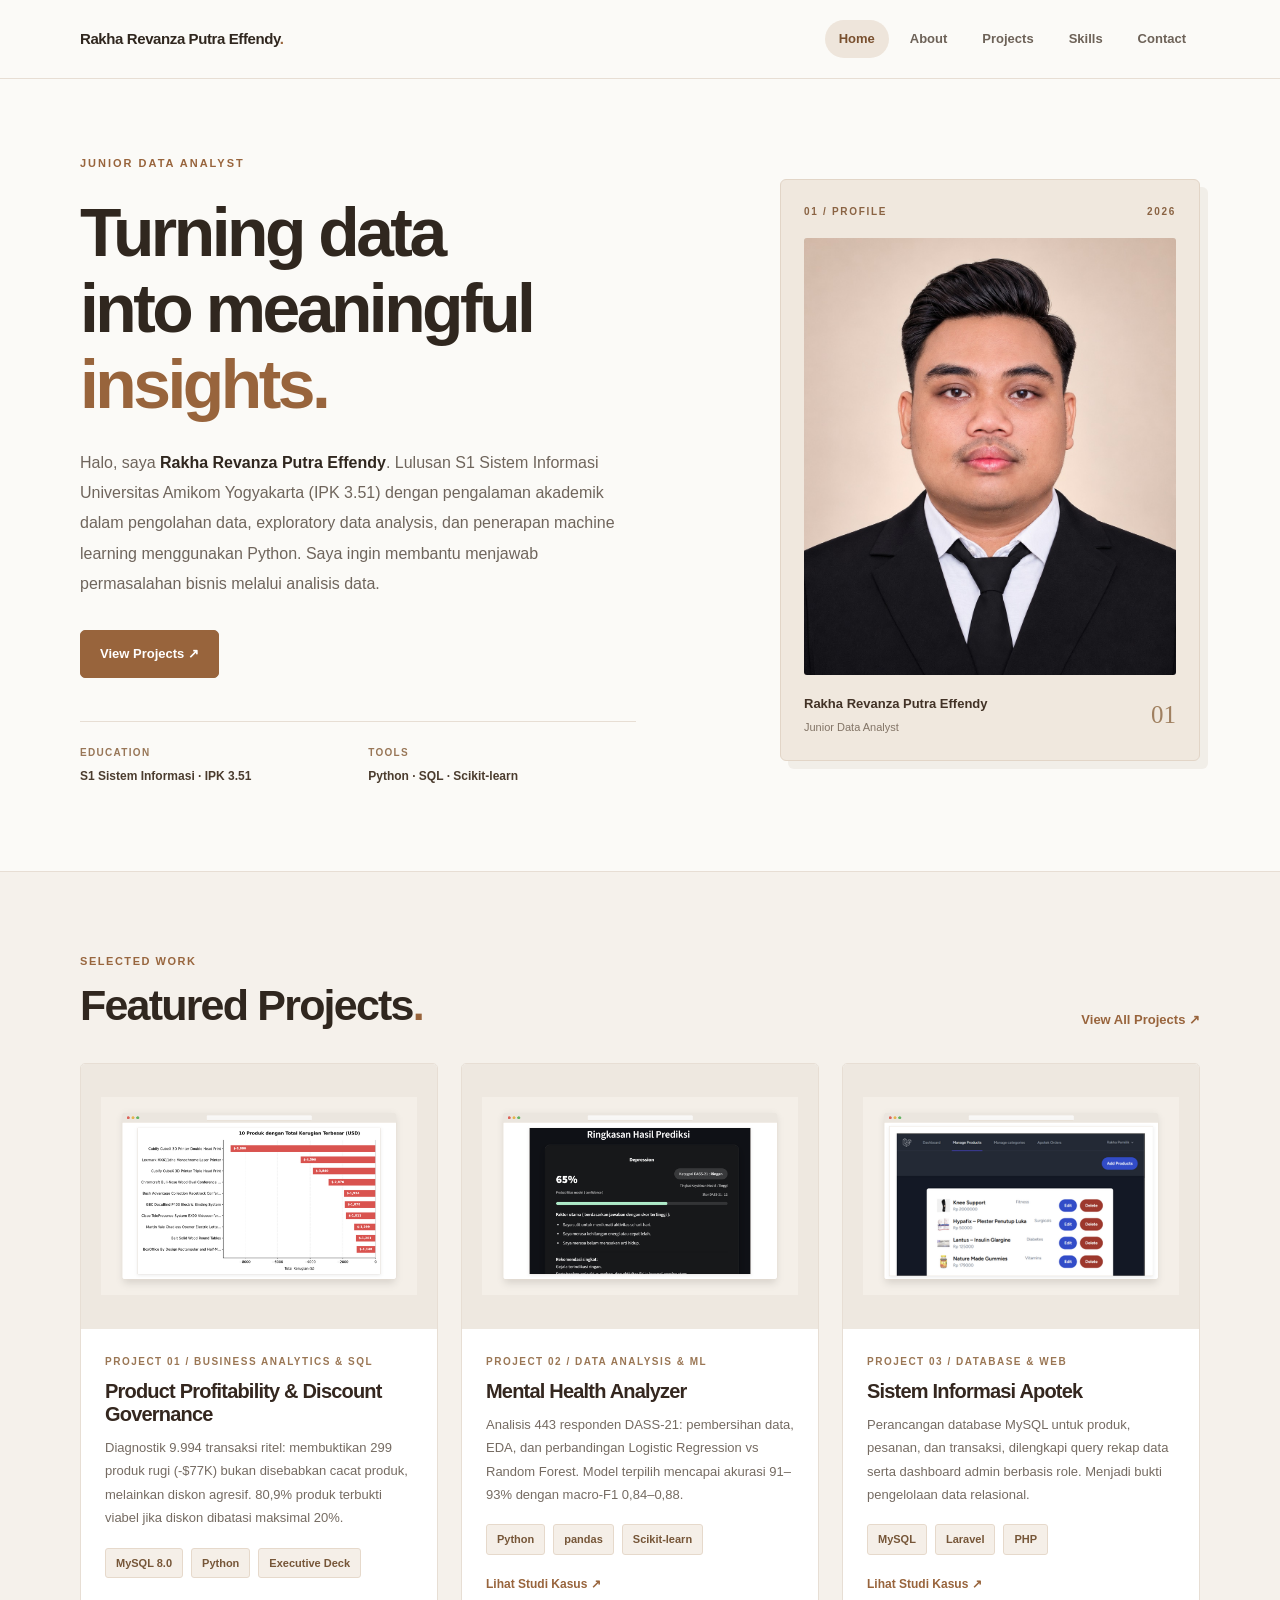
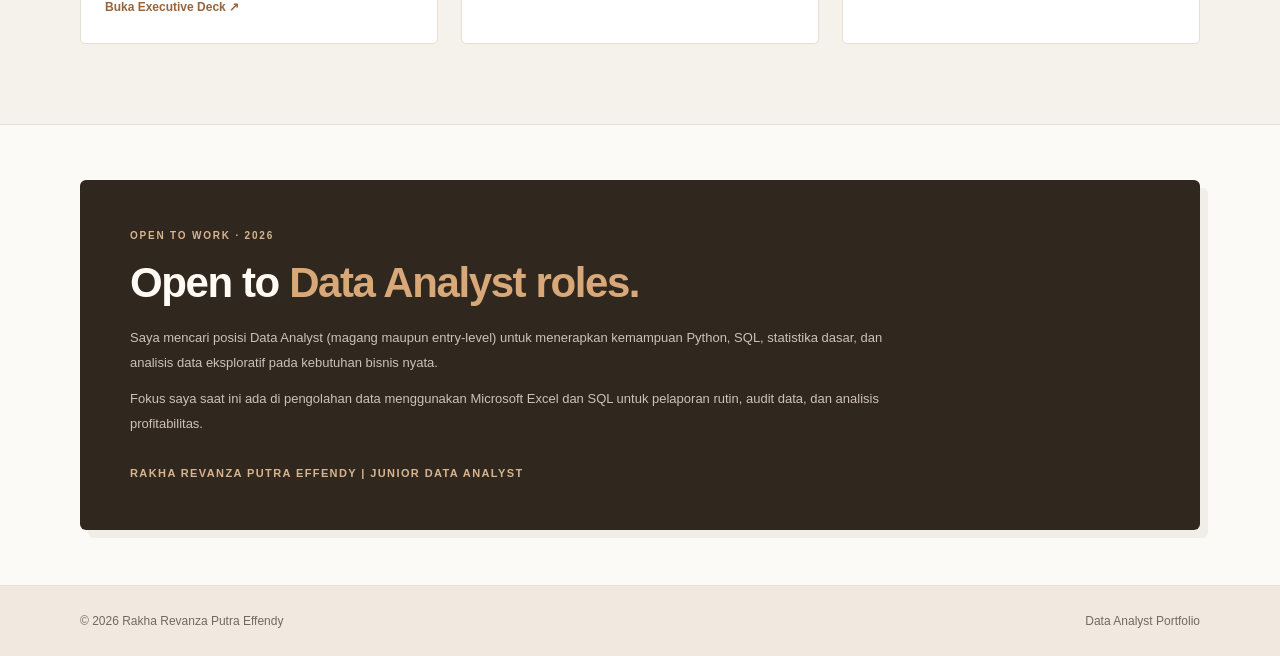
<file: index.html>
<!DOCTYPE html>
<html lang="id">

<head>
  <meta charset="UTF-8">
  <meta name="viewport" content="width=device-width, initial-scale=1">

  <meta name="description"
    content="Portfolio of Rakha Revanza Putra Effendy | Information Systems graduate focused on data analysis with Python, SQL, and machine learning.">

  <meta name="theme-color" content="#fbfaf7">

  <title>Rakha Revanza Putra Effendy | Data Analyst Portfolio</title>

  <link rel="stylesheet" href="assets/style.css">

  <!-- CORPORATE HOME DESIGN -->
  <style>

    /* =====================================
       01. DESIGN SYSTEM
    ===================================== */

    :root {
      --home-bg: #fbfaf7;
      --home-white: #ffffff;
      --home-beige: #f1e9df;
      --home-brown: #98643c;
      --home-brown-dark: #79502f;
      --home-ink: #30271f;
      --home-muted: #776d63;
      --home-line: #e7ded4;
    }

    body.home-corporate {
      background: var(--home-bg);
      color: var(--home-ink);
    }

    .home-corporate .main {
      background: var(--home-bg);
    }

    .home-corporate .wrap {
      width: min(1120px, calc(100% - 64px));
    }


    /* =====================================
       02. HEADER
    ===================================== */

    .home-corporate .site-header {
      background: rgba(251, 250, 247, .96);
      border-bottom: 1px solid var(--home-line);
      backdrop-filter: blur(12px);
    }

    .home-corporate .topbar {
      min-height: 78px;
    }

    .home-corporate .logo {
      color: var(--home-ink);
      font-size: 15px;
      font-weight: 750;
      letter-spacing: -.4px;
    }

    .home-corporate .logo span {
      color: var(--home-brown);
    }

    .home-corporate .menu {
      gap: 7px;
    }

    .home-corporate .menu a {
      color: #6d6258;
      font-size: 13px;
      transition: .2s ease;
    }

    .home-corporate .menu a:hover,
    .home-corporate .menu a.active {
      color: var(--home-brown-dark);
      background: #eee5db;
    }


    /* =====================================
       03. HERO SECTION
    ===================================== */

    .corporate-hero {
      display: grid;
      grid-template-columns: 1.08fr .92fr;
      align-items: center;
      gap: 8%;

      min-height: 650px;
      padding: 75px 0 85px;
    }

    .corporate-hero > * {
      min-width: 0;
    }

    .hero-content .eyebrow {
      margin-bottom: 22px;
      color: var(--home-brown);
      font-size: 11px;
      font-weight: 750;
      letter-spacing: 2px;
    }

    .hero-content h1 {
      margin: 0 0 25px;

      color: var(--home-ink);
      font-family: Inter, "Segoe UI", Arial, sans-serif;

      font-size: clamp(46px, 5.3vw, 70px);
      font-weight: 750;
      line-height: 1.12;
      letter-spacing: -3.5px;
    }

    .hero-content h1 span {
      color: var(--home-brown);
    }

    .hero-content .lead {
      max-width: 535px;
      margin: 0;

      color: #6f655c;
      font-size: 16px;
      line-height: 1.9;
    }

    .hero-content .lead strong {
      color: var(--home-ink);
      font-weight: 700;
    }


    /* HERO BUTTONS */

    .hero-actions {
      display: flex;
      flex-wrap: wrap;
      gap: 12px;
      margin-top: 30px;
    }

    .home-corporate .hero-actions .btn {
      min-height: 47px;
      padding: 12px 19px;

      border-radius: 5px;
      font-size: 13px;
      font-weight: 700;
    }

    .home-corporate .hero-actions .btn.primary {
      color: white;
      background: var(--home-brown);
      border: 1px solid var(--home-brown);
    }

    .home-corporate .hero-actions .btn.primary:hover {
      background: var(--home-brown-dark);
      border-color: var(--home-brown-dark);
    }

    .home-corporate .hero-actions .btn.secondary {
      color: var(--home-brown-dark);
      background: transparent;
      border: 1px solid #cfbba6;
    }

    .home-corporate .hero-actions .btn.secondary:hover {
      background: #f1e9df;
    }


    /* HERO INFORMATION */

    .hero-information {
      display: grid;
      grid-template-columns: 1fr 1fr;
      gap: 20px;

      margin-top: 43px;
      padding-top: 22px;

      border-top: 1px solid var(--home-line);
    }

    .hero-information div {
      display: flex;
      flex-direction: column;
      gap: 5px;
    }

    .hero-information span {
      color: #987657;
      font-size: 10px;
      font-weight: 700;
      letter-spacing: 1.3px;
    }

    .hero-information strong {
      color: #4b3c2e;
      font-size: 12px;
      font-weight: 650;
    }


    /* =====================================
       04. PROFILE PHOTO PANEL
    ===================================== */

    .corporate-profile {
      width: 100%;
      max-width: 420px;
      justify-self: end;

      padding: 23px;

      background: #f0e8de;
      border: 1px solid #e2d5c7;
      border-radius: 6px;

      box-shadow: 8px 8px 0 rgba(143, 111, 79, .09);
    }

    .profile-panel-head {
      display: flex;
      align-items: center;
      justify-content: space-between;

      margin-bottom: 18px;

      color: #8a6343;
      font-size: 10px;
      font-weight: 750;
      letter-spacing: 1.7px;
    }

    .profile-image-wrap {
      width: 100%;
      aspect-ratio: 4 / 4.7;
      overflow: hidden;

      background: #e8ddd0;
      border-radius: 3px;
    }

    .profile-image-wrap img {
      width: 100%;
      height: 100%;

      object-fit: cover;
      object-position: center 20%;
    }

    .profile-panel-footer {
      display: flex;
      align-items: center;
      justify-content: space-between;
      gap: 12px;

      padding-top: 18px;
    }

    .profile-panel-footer strong {
      display: block;
      color: #423226;
      font-size: 13px;
    }

    .profile-panel-footer small {
      display: block;
      margin-top: 3px;

      color: #827466;
      font-size: 11px;
    }

    .profile-number {
      color: #a08060;
      font-family: Georgia, serif;
      font-size: 25px;
    }


    /* =====================================
       05. FEATURED PROJECTS
    ===================================== */

    .corporate-projects {
      padding: 80px 0;
      background: #f5f1eb;
      border-top: 1px solid var(--home-line);
      border-bottom: 1px solid var(--home-line);
    }

    .projects-heading {
      display: flex;
      align-items: end;
      justify-content: space-between;
      gap: 20px;

      margin-bottom: 32px;
    }

    .projects-heading .eyebrow {
      margin-bottom: 10px;
    }

    .projects-heading h2 {
      margin: 0;

      color: var(--home-ink);
      font-size: clamp(29px, 4vw, 43px);
      font-weight: 700;
      letter-spacing: -1.8px;
    }

    .projects-heading h2 span {
      color: var(--home-brown);
    }

    .projects-view-all {
      color: var(--home-brown);
      font-size: 13px;
      font-weight: 700;
      white-space: nowrap;
    }

    .corporate-project-grid {
      display: grid;
      grid-template-columns: repeat(auto-fit, minmax(310px, 1fr));
      gap: 23px;
    }

    .corporate-project-card {
      overflow: hidden;

      background: #fff;
      border: 1px solid #e7ded4;
      border-radius: 5px;

      transition: transform .25s ease, box-shadow .25s ease;
    }

    .corporate-project-card:hover {
      transform: translateY(-4px);
      box-shadow: 0 12px 25px rgba(69, 49, 31, .07);
    }

    .corporate-project-card > a {
      display: block;
      height: 100%;
    }

    .project-image {
      height: 265px;
      padding: 20px;

      display: flex;
      align-items: center;
      justify-content: center;

      background: #eee8e0;
      overflow: hidden;
    }

    .project-image img {
      width: auto;
      height: auto;
      max-width: 100%;
      max-height: 100%;
      object-fit: contain;

      transition: transform .3s ease;
    }

    .corporate-project-card:hover .project-image img {
      transform: scale(1.025);
    }

    .project-information {
      padding: 24px;
    }

    .project-number {
      display: block;
      margin-bottom: 10px;

      color: #9a7654;
      font-size: 10px;
      font-weight: 750;
      letter-spacing: 1.5px;
    }

    .project-information h3 {
      margin: 0 0 10px;

      color: #34271f;
      font-size: 20px;
      font-weight: 700;
    }

    .project-information p {
      min-height: 75px;
      margin: 0 0 18px;

      color: #756b62;
      font-size: 13px;
      line-height: 1.8;
    }

    .project-technologies {
      display: flex;
      flex-wrap: wrap;
      gap: 8px;
    }

    .project-technologies span {
      padding: 5px 10px;

      color: #765638;
      background: #f5efe8;

      border: 1px solid #e6d9cb;
      border-radius: 3px;

      font-size: 11px;
      font-weight: 600;
    }

    .project-link {
      display: inline-block;
      margin-top: 19px;

      color: var(--home-brown);
      font-size: 12px;
      font-weight: 750;
    }


    /* =====================================
       06. OPEN TO WORK
    ===================================== */

    .corporate-cta {
      padding: 55px 0;
      background: var(--home-bg);
    }

    .cta-panel {
      padding: 46px 50px;

      color: #f7f1e9;
      background: var(--home-ink);
      border-radius: 6px;

      box-shadow: 8px 8px 0 rgba(143, 111, 79, .09);
    }

    .cta-panel .eyebrow {
      margin-bottom: 12px;

      color: #d8b48e;
      font-size: 10px;
      letter-spacing: 1.8px;
    }

    .cta-panel h2 {
      margin: 0 0 18px;

      color: #fffaf4;
      font-size: clamp(28px, 3.8vw, 42px);
      font-weight: 700;
      line-height: 1.22;
      letter-spacing: -1.4px;
    }

    .cta-panel h2 span {
      color: #d8a878;
    }

    .cta-panel p {
      max-width: 780px;
      margin: 0;

      color: #cec2b6;
      font-size: 13px;
      line-height: 1.9;
    }

    .cta-panel p + p {
      margin-top: 12px;
    }

    .cta-panel .cta-signature {
      margin-top: 26px;

      color: #d8b48e;
      font-size: 11px;
      font-weight: 700;
      letter-spacing: 1.4px;
      text-transform: uppercase;
    }


    /* =====================================
       07. FOOTER
    ===================================== */

    .home-corporate .footer {
      padding: 25px 0;

      color: #75685b;
      background: #f1e9df;

      border-top: 1px solid var(--home-line);
      font-size: 12px;
    }

    .footer-content {
      display: flex;
      align-items: center;
      justify-content: space-between;
      gap: 15px;
    }


    /* =====================================
       08. RESPONSIVE
    ===================================== */

    @media (max-width: 850px) {

      .corporate-hero {
        gap: 5%;
        grid-template-columns: 1fr .85fr;
      }

      .hero-content h1 {
        font-size: 48px;
      }

      .corporate-profile {
        padding: 16px;
      }

    }


    @media (max-width: 780px) {

      .home-corporate .wrap {
        width: calc(100% - 36px);
      }

      .corporate-hero {
        grid-template-columns: 1fr;
        gap: 40px;

        min-height: auto;
        padding: 65px 0;
      }

      .hero-content h1 {
        font-size: clamp(43px, 10vw, 62px);
        letter-spacing: -2.5px;
      }

      .hero-content .lead {
        font-size: 15px;
      }

      .corporate-profile {
        width: 100%;
        max-width: 370px;
        justify-self: center;
      }

      .hero-information {
        margin-top: 30px;
      }

      .corporate-projects {
        padding: 60px 0;
      }

      .corporate-cta {
        padding: 45px 0;
      }

      .cta-panel {
        padding: 30px;
      }

      .corporate-project-grid {
        grid-template-columns: 1fr;
      }

      .project-information p {
        min-height: auto;
      }

      .projects-heading {
        align-items: flex-start;
      }

    }


    @media (max-width: 480px) {

      .home-corporate .logo {
        font-size: 13px;
      }

      .hero-content h1 {
        font-size: 43px;
      }

      .hero-information {
        grid-template-columns: 1fr;
        gap: 15px;
      }

      .hero-actions {
        flex-direction: column;
        align-items: stretch;
      }

      .hero-actions .btn {
        justify-content: center;
      }

      .projects-heading {
        flex-direction: column;
        align-items: flex-start;
      }

      .project-image {
        height: 220px;
      }

      .footer-content {
        flex-direction: column;
        align-items: flex-start;
      }

    }

  </style>
</head>


<body class="home-corporate">


  <!-- =================================
       HEADER
  ================================== -->

  <header class="site-header">

    <div class="wrap topbar">

      <a class="logo" href="index.html">
        Rakha Revanza Putra Effendy<span>.</span>
      </a>

      <button
        class="toggle"
        data-menu-toggle
        aria-expanded="false"
        aria-label="Buka navigasi">

        ☰ Menu

      </button>

      <nav class="menu" aria-label="Main navigation">

        <a href="index.html" class="active" aria-current="page">
          Home
        </a>

        <a href="about.html">About</a>

        <a href="projects.html">Projects</a>

        <a href="skills.html">Skills</a>

        <a href="contact.html">Contact</a>

      </nav>

    </div>

  </header>



  <!-- =================================
       MAIN CONTENT
  ================================== -->

  <main class="main">


    <!-- HERO SECTION -->

    <div class="wrap">

      <section class="corporate-hero">


        <!-- INTRODUCTION -->

        <div class="hero-content reveal">

          <p class="eyebrow">
            JUNIOR DATA ANALYST
          </p>

          <h1>
            Turning data<br>
            into meaningful<br>
            <span>insights.</span>
          </h1>

          <p class="lead">

            Halo, saya
            <strong>Rakha Revanza Putra Effendy</strong>.
            Lulusan S1 Sistem Informasi Universitas Amikom
            Yogyakarta (IPK 3.51) dengan pengalaman akademik
            dalam pengolahan data, exploratory data analysis,
            dan penerapan machine learning menggunakan Python.
            Saya ingin membantu menjawab permasalahan bisnis
            melalui analisis data.

          </p>


          <!-- ACTION BUTTONS -->

          <div class="hero-actions">

            <a href="projects.html" class="btn primary">
              View Projects ↗
            </a>

          </div>


          <!-- PROFILE INFORMATION -->

          <div class="hero-information">

            <div>
              <span>EDUCATION</span>
              <strong>S1 Sistem Informasi · IPK 3.51</strong>
            </div>

            <div>
              <span>TOOLS</span>
              <strong>Python · SQL · Scikit-learn</strong>
            </div>

          </div>

        </div>



        <!-- PROFILE PHOTO -->

        <aside class="corporate-profile reveal">

          <div class="profile-panel-head">
            <span>01 / PROFILE</span>
            <span>2026</span>
          </div>

          <div class="profile-image-wrap">

            <img
              src="assets/rakha-profile.jpg"
              alt="Foto profesional Rakha Revanza Putra Effendy"
              loading="eager">

          </div>

          <div class="profile-panel-footer">

            <div>
              <strong>Rakha Revanza Putra Effendy</strong>
              <small>Junior Data Analyst</small>
            </div>

            <span class="profile-number">01</span>

          </div>

        </aside>


      </section>

    </div>



    <!-- =================================
         FEATURED PROJECTS
    ================================== -->

    <section class="corporate-projects">

      <div class="wrap">


        <div class="projects-heading">

          <div>

            <p class="eyebrow">
              SELECTED WORK
            </p>

            <h2>
              Featured Projects<span>.</span>
            </h2>

          </div>

          <a href="projects.html" class="projects-view-all">
            View All Projects ↗
          </a>

        </div>



        <div class="corporate-project-grid">


          <!-- PROJECT 01 -->

          <article class="corporate-project-card reveal">

            <a href="product-profitability-dashboard.html"
               aria-label="Lihat executive briefing Product Profitability & Discount Governance">

              <div class="project-image">

                <img
                  src="assets/thumb-retail.png"
                  alt="Visualisasi 10 Produk Rugi Terbesar - Analisis Profitabilitas Retail"
                  loading="lazy">

              </div>


              <div class="project-information">

                <span class="project-number">
                  PROJECT 01 / BUSINESS ANALYTICS & SQL
                </span>

                <h3>Product Profitability & Discount Governance</h3>

                <p>
                  Diagnostik 9.994 transaksi ritel: membuktikan 299 produk rugi
                  (-$77K) bukan disebabkan cacat produk, melainkan diskon agresif.
                  80,9% produk terbukti viabel jika diskon dibatasi maksimal 20%.
                </p>

                <div class="project-technologies">

                  <span>MySQL 8.0</span>
                  <span>Python</span>
                  <span>Executive Deck</span>

                </div>

                <span class="project-link">
                  Buka Executive Deck ↗
                </span>

              </div>

            </a>

          </article>



          <!-- PROJECT 02 -->

          <article class="corporate-project-card reveal">

            <a href="mental-health.html"
               aria-label="Lihat studi kasus Mental Health Analyzer">

              <div class="project-image">

                <img
                  src="assets/thumb-mental.png"
                  alt="Ringkasan Hasil Prediksi Mental Health Analyzer - Evaluasi Model ML"
                  loading="lazy">

              </div>


              <div class="project-information">

                <span class="project-number">
                  PROJECT 02 / DATA ANALYSIS & ML
                </span>

                <h3>Mental Health Analyzer</h3>

                <p>
                  Analisis 443 responden DASS-21: pembersihan
                  data, EDA, dan perbandingan Logistic Regression
                  vs Random Forest. Model terpilih mencapai
                  akurasi 91–93% dengan macro-F1 0,84–0,88.
                </p>

                <div class="project-technologies">

                  <span>Python</span>
                  <span>pandas</span>
                  <span>Scikit-learn</span>

                </div>

                <span class="project-link">
                  Lihat Studi Kasus ↗
                </span>

              </div>

            </a>

          </article>



          <!-- PROJECT 03 -->

          <article class="corporate-project-card reveal">

            <a href="pharmacy.html"
               aria-label="Lihat detail Sistem Informasi Apotek">

              <div class="project-image">

                <img
                  src="assets/thumb-pharmacy.png"
                  alt="Dashboard admin Sistem Informasi Apotek - Skema Relasional"
                  loading="lazy">

              </div>


              <div class="project-information">

                <span class="project-number">
                  PROJECT 03 / DATABASE & WEB
                </span>

                <h3>Sistem Informasi Apotek</h3>

                <p>
                  Perancangan database MySQL untuk produk,
                  pesanan, dan transaksi, dilengkapi query
                  rekap data serta dashboard admin berbasis
                  role. Menjadi bukti pengelolaan data
                  relasional.
                </p>

                <div class="project-technologies">

                  <span>MySQL</span>
                  <span>Laravel</span>
                  <span>PHP</span>

                </div>

                <span class="project-link">
                  Lihat Studi Kasus ↗
                </span>

              </div>

            </a>

          </article>


        </div>

      </div>

    </section>



    <!-- =================================
         OPEN TO WORK
    ================================== -->

    <section class="corporate-cta">

      <div class="wrap">

        <div class="cta-panel reveal">

          <p class="eyebrow">
            OPEN TO WORK · 2026
          </p>

          <h2>
            Open to
            <span>Data Analyst roles.</span>
          </h2>

          <p>
            Saya mencari posisi Data Analyst (magang maupun
            entry-level) untuk menerapkan kemampuan Python, SQL,
            statistika dasar, dan analisis data eksploratif pada
            kebutuhan bisnis nyata.
          </p>

          <p>
            Fokus saya saat ini ada di pengolahan data menggunakan
            Microsoft Excel dan SQL untuk pelaporan rutin, audit data,
            dan analisis profitabilitas.
          </p>

          <p class="cta-signature">
            Rakha Revanza Putra Effendy | Junior Data Analyst
          </p>

        </div>

      </div>

    </section>



  </main>



  <!-- =================================
       FOOTER
  ================================== -->

  <footer class="footer">

    <div class="wrap footer-content">

      <span>
        © 2026 Rakha Revanza Putra Effendy
      </span>

      <span>
        Data Analyst Portfolio
      </span>

    </div>

  </footer>



  <!-- =================================
       LIGHTBOX
  ================================== -->

  <div
    class="lightbox"
    id="lightbox"
    role="dialog"
    aria-modal="true"
    aria-label="Project image preview">

    <button
      class="lightbox-close"
      type="button"
      aria-label="Close preview">

      ×

    </button>

    <img alt="">

  </div>



  <!-- JAVASCRIPT -->

  <script src="assets/app.js"></script>

</body>
</html>
</file>
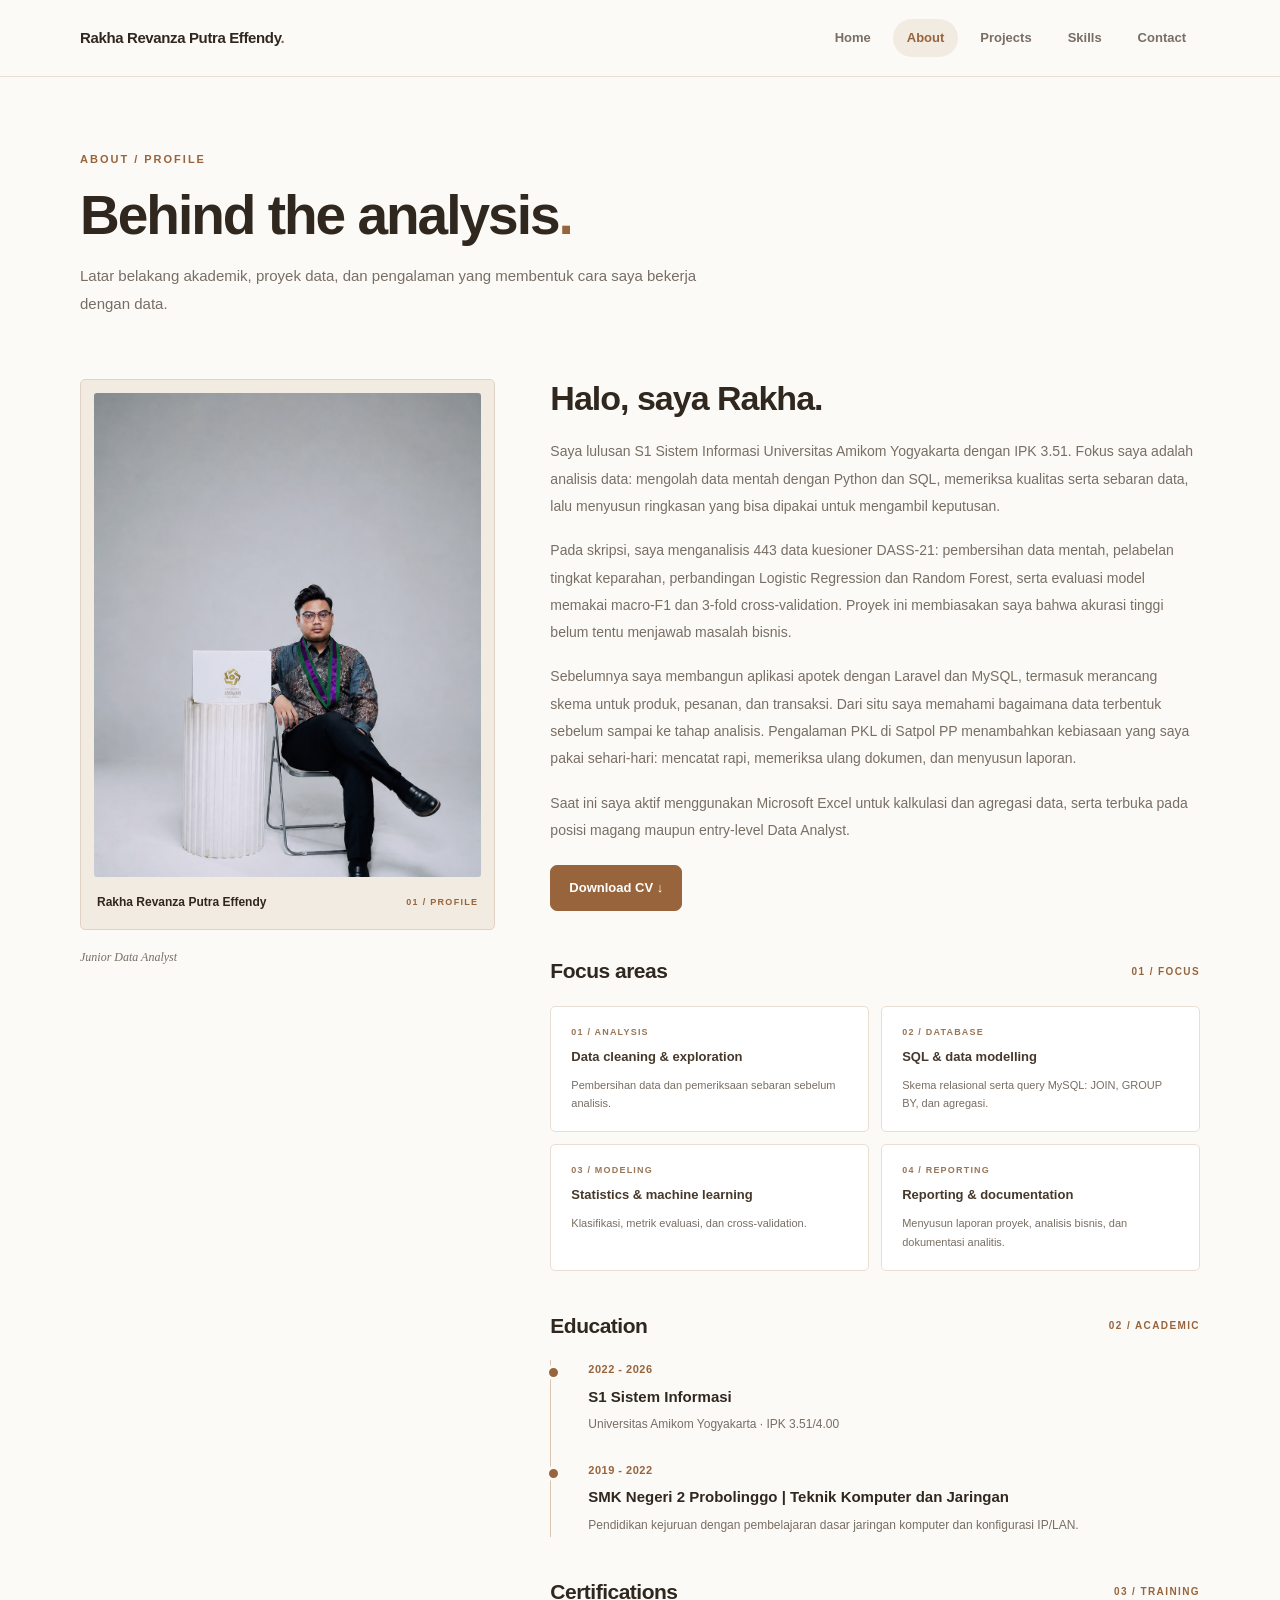
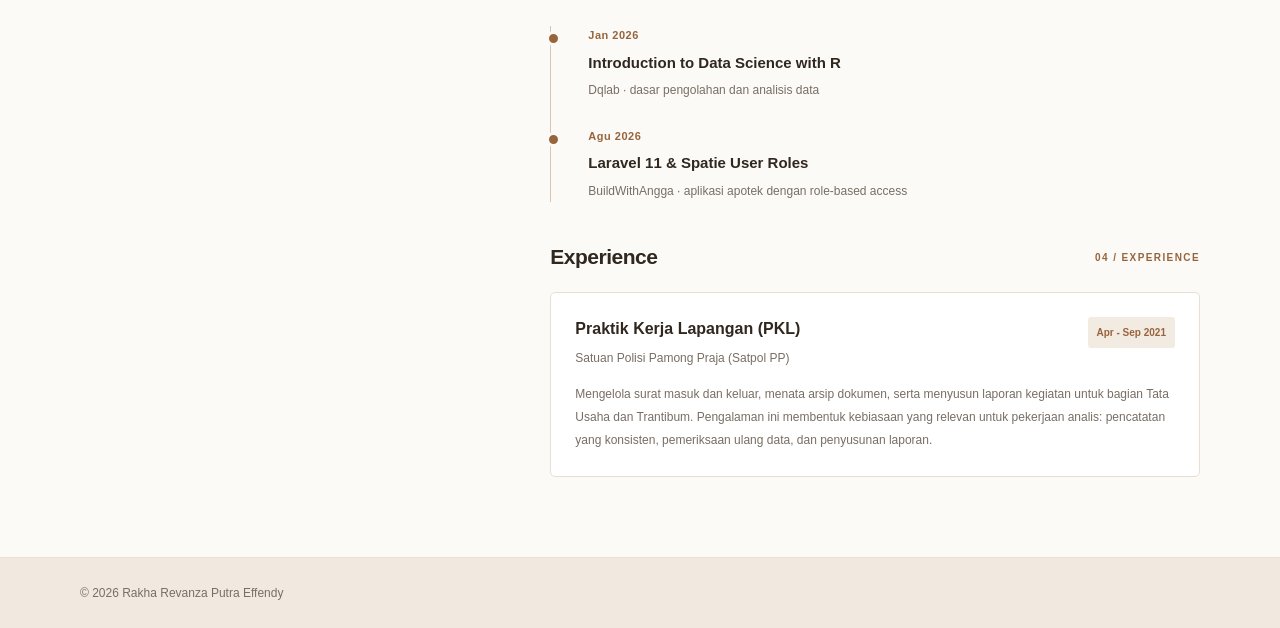
<file: about.html>
<!doctype html>
<html lang="id">

<head>
  <meta charset="utf-8">
  <meta name="viewport" content="width=device-width, initial-scale=1">

  <meta name="description"
    content="About Rakha Revanza Putra Effendy | Information Systems graduate focused on data analysis, SQL, and Python.">

  <meta name="theme-color" content="#fbfaf7">

  <title>About | Rakha Revanza Putra Effendy</title>

  <link rel="stylesheet" href="assets/style.css">

  <style>

    /* ================================
       DESIGN SYSTEM
    ================================= */

    :root {
      --about-bg: #fbfaf7;
      --about-white: #ffffff;
      --about-beige: #f2ebe2;
      --about-brown: #98643c;
      --about-dark: #30271f;
      --about-muted: #786e64;
      --about-line: #e8ded3;
    }

    body.about-page {
      background: var(--about-bg);
      color: var(--about-dark);
    }

    .about-page .main {
      background: var(--about-bg);
    }

    .about-page .wrap {
      width: min(1120px, calc(100% - 64px));
    }


    /* ================================
       HEADER
    ================================= */

    .about-page .site-header {
      background: rgba(251, 250, 247, .97);
      border-bottom: 1px solid var(--about-line);
      backdrop-filter: blur(12px);
    }

    .about-page .logo {
      color: var(--about-dark);
    }

    .about-page .logo span {
      color: var(--about-brown);
    }

    .about-page .menu a {
      color: var(--about-muted);
    }

    .about-page .menu a.active,
    .about-page .menu a:hover {
      color: var(--about-brown);
      background: var(--about-beige);
    }


    /* ================================
       PAGE INTRO
    ================================= */

    .about-intro {
      padding: 62px 0 35px;
    }

    .about-eyebrow {
      margin-bottom: 15px;

      color: var(--about-brown);
      font-size: 11px;
      font-weight: 750;
      letter-spacing: 2px;
      text-transform: uppercase;
    }

    .about-intro h1 {
      margin: 0 0 15px;

      color: var(--about-dark);
      font-size: clamp(38px, 5vw, 55px);
      line-height: 1.15;
      letter-spacing: -2px;
    }

    .about-intro h1 span {
      color: var(--about-brown);
    }

    .about-intro > p:last-child {
      max-width: 650px;
      margin: 0;

      color: var(--about-muted);
      font-size: 15px;
      line-height: 1.9;
    }


    /* ================================
       MAIN PROFILE LAYOUT
    ================================= */

    .about-profile {
      display: grid;
      grid-template-columns: .78fr 1.22fr;
      align-items: start;
      gap: 55px;

      padding: 25px 0 80px;
    }


    /* ================================
       PROFILE PHOTO
    ================================= */

    .profile-column {
      position: sticky;
      top: 110px;
    }

    .profile-frame {
      padding: 13px;

      background: var(--about-beige);
      border: 1px solid #e0d3c5;
      border-radius: 5px;
    }

    .profile-frame img {
      display: block;

      width: 100%;
      aspect-ratio: 4 / 5;
      object-fit: cover;
      object-position: center 22%;

      border-radius: 3px;
    }

    .profile-frame-footer {
      display: flex;
      justify-content: space-between;
      align-items: center;
      gap: 10px;

      padding: 15px 3px 3px;
    }

    .profile-frame-footer strong {
      color: var(--about-dark);
      font-size: 12px;
    }

    .profile-frame-footer span {
      color: var(--about-brown);
      font-size: 9px;
      font-weight: 700;
      letter-spacing: 1.3px;
    }

    .profile-caption {
      margin-top: 17px;

      color: var(--about-muted);
      font-family: Georgia, serif;
      font-size: 12px;
      font-style: italic;
      line-height: 1.8;
    }


    /* ================================
       BIOGRAPHY
    ================================= */

    .about-content h2 {
      margin: 0 0 20px;

      color: var(--about-dark);
      font-size: 34px;
      letter-spacing: -1px;
    }

    .about-content > p {
      margin: 0 0 17px;

      color: var(--about-muted);
      font-size: 14px;
      line-height: 1.95;
    }


    /* ================================
       SECTION HEADINGS
    ================================= */

    .about-section {
      margin-top: 43px;
    }

    .about-section-heading {
      display: flex;
      justify-content: space-between;
      align-items: center;
      gap: 15px;

      margin-bottom: 22px;
    }

    .about-section-heading h3 {
      margin: 0;

      color: var(--about-dark);
      font-size: 21px;
      letter-spacing: -.5px;
    }

    .about-section-heading span {
      color: var(--about-brown);
      font-size: 10px;
      font-weight: 750;
      letter-spacing: 1.4px;
    }


    /* ================================
       CV DOWNLOAD
    ================================= */

    .about-cv {
      margin-top: 4px;
      margin-bottom: 5px;
    }


    /* ================================
       FOCUS AREAS
    ================================= */

    .focus-grid {
      display: grid;
      grid-template-columns: repeat(2, minmax(0, 1fr));
      gap: 12px;
    }

    .focus-card {
      padding: 18px 20px;

      background: white;
      border: 1px solid var(--about-line);
      border-radius: 5px;
    }

    .focus-card span {
      display: block;
      margin-bottom: 7px;

      color: #987657;
      font-size: 9px;
      font-weight: 700;
      letter-spacing: 1.2px;
    }

    .focus-card strong {
      display: block;

      color: #46382b;
      font-size: 13px;
      font-weight: 650;
      line-height: 1.6;
    }

    .focus-card p {
      margin: 8px 0 0;

      color: var(--about-muted);
      font-size: 11px;
      line-height: 1.7;
    }


    /* ================================
       EDUCATION TIMELINE
    ================================= */

    .education-list {
      position: relative;
      padding-left: 20px;
      border-left: 1px solid #d9c5b0;
    }

    .education-item {
      position: relative;
      padding: 0 0 25px 17px;
    }

    .education-item:last-child {
      padding-bottom: 0;
    }

    .education-item::before {
      content: "";

      position: absolute;
      top: 5px;
      left: -25px;

      width: 9px;
      height: 9px;

      background: var(--about-brown);
      border: 3px solid var(--about-bg);
      border-radius: 50%;
      box-sizing: content-box;
    }

    .education-year {
      display: block;
      margin-bottom: 7px;

      color: var(--about-brown);
      font-size: 11px;
      font-weight: 700;
      letter-spacing: .5px;
    }

    .education-item h4 {
      margin: 0 0 6px;

      color: var(--about-dark);
      font-size: 15px;
      line-height: 1.5;
    }

    .education-item p {
      margin: 0;

      color: var(--about-muted);
      font-size: 12px;
      line-height: 1.8;
    }


    /* ================================
       EXPERIENCE CARD
    ================================= */

    .experience-card {
      padding: 24px;

      background: white;
      border: 1px solid var(--about-line);
      border-radius: 5px;
    }

    .experience-top {
      display: flex;
      justify-content: space-between;
      align-items: flex-start;
      gap: 15px;

      margin-bottom: 15px;
    }

    .experience-top h4 {
      margin: 0 0 7px;

      color: var(--about-dark);
      font-size: 16px;
      line-height: 1.5;
    }

    .experience-top p {
      margin: 0;

      color: var(--about-muted);
      font-size: 12px;
    }

    .experience-date {
      flex-shrink: 0;

      padding: 7px 9px;

      color: var(--about-brown);
      background: var(--about-beige);
      border-radius: 3px;

      font-size: 10px;
      font-weight: 650;
    }

    .experience-description {
      margin: 0;

      color: var(--about-muted);
      font-size: 12px;
      line-height: 1.9;
    }


    /* ================================
       PERSONAL NOTE
    ================================= */

    .about-note {
      margin-top: 20px;
      padding: 20px;

      background: var(--about-beige);
      border-left: 3px solid #ae8967;
      border-radius: 2px;
    }

    .about-note p {
      margin: 0;

      color: #705d4b;
      font-family: Georgia, serif;
      font-size: 13px;
      font-style: italic;
      line-height: 1.9;
    }


    /* ================================
       FOOTER
    ================================= */

    .about-page .footer {
      padding: 25px 0;

      color: var(--about-muted);
      background: #f1e9df;
      border-top: 1px solid var(--about-line);
      font-size: 12px;
    }

    .about-footer {
      display: flex;
      justify-content: space-between;
      gap: 15px;
    }


    /* ================================
       RESPONSIVE
    ================================= */

    @media (max-width: 850px) {

      .about-profile {
        grid-template-columns: .8fr 1.2fr;
        gap: 30px;
      }

      .profile-column {
        top: 90px;
      }

      .experience-top {
        flex-direction: column;
      }

    }


    @media (max-width: 650px) {

      .about-page .wrap {
        width: calc(100% - 36px);
      }

      .about-intro {
        padding-top: 42px;
      }

      .about-intro h1 {
        font-size: 39px;
      }

      .about-profile {
        grid-template-columns: 1fr;
        gap: 35px;
        padding-top: 10px;
      }

      .profile-column {
        position: static;
        max-width: 390px;
        width: 100%;
        margin: 0 auto;
      }

      .profile-frame img {
        aspect-ratio: 4 / 5;
      }

      .about-content h2 {
        font-size: 29px;
      }

      .about-section {
        margin-top: 35px;
      }

      .experience-card {
        padding: 20px;
      }

      .focus-grid {
        grid-template-columns: 1fr;
      }

      .about-footer {
        flex-direction: column;
      }

    }

  </style>

</head>


<body class="about-page">


  <!-- HEADER -->

  <header class="site-header">

    <div class="wrap topbar">

      <a class="logo" href="index.html">
        Rakha Revanza Putra Effendy<span>.</span>
      </a>

      <button
        class="toggle"
        data-menu-toggle
        aria-expanded="false"
        aria-label="Buka navigasi">

        ☰ Menu

      </button>

      <nav class="menu" aria-label="Main navigation">

        <a href="index.html">Home</a>

        <a href="about.html" class="active" aria-current="page">
          About
        </a>

        <a href="projects.html">Projects</a>

        <a href="skills.html">Skills</a>

        <a href="contact.html">Contact</a>

      </nav>

    </div>

  </header>



  <main class="main">


    <!-- PAGE INTRO -->

    <div class="wrap">

      <section class="about-intro reveal">

        <p class="about-eyebrow">
          ABOUT / PROFILE
        </p>

        <h1>
          Behind the analysis<span>.</span>
        </h1>

        <p>
          Latar belakang akademik, proyek data, dan
          pengalaman yang membentuk cara saya bekerja
          dengan data.
        </p>

      </section>



      <!-- PROFILE AND BIOGRAPHY -->

      <section class="about-profile">


        <!-- PROFILE PHOTO -->

        <aside class="profile-column reveal">

          <div class="profile-frame">

            <img
              src="assets/Wisuda Duduk.jpeg"
              alt="Foto profesional Rakha Revanza Putra Effendy"
              loading="eager"
            >

            <div class="profile-frame-footer">

              <strong>Rakha Revanza Putra Effendy</strong>

              <span>01 / PROFILE</span>

            </div>

          </div>

          <p class="profile-caption">
            Junior Data Analyst
          </p>

        </aside>



        <!-- ABOUT CONTENT -->

        <div class="about-content reveal">


          <h2>Halo, saya Rakha.</h2>


          <p>

            Saya lulusan S1 Sistem Informasi Universitas
            Amikom Yogyakarta dengan IPK 3.51. Fokus saya
            adalah analisis data: mengolah data mentah dengan
            Python dan SQL, memeriksa kualitas serta sebaran
            data, lalu menyusun ringkasan yang bisa dipakai
            untuk mengambil keputusan.

          </p>


          <p>

            Pada skripsi, saya menganalisis 443 data kuesioner
            DASS-21: pembersihan data mentah, pelabelan tingkat
            keparahan, perbandingan Logistic Regression dan Random
            Forest, serta evaluasi model memakai macro-F1 dan 3-fold
            cross-validation. Proyek ini membiasakan saya bahwa
            akurasi tinggi belum tentu menjawab masalah bisnis.

          </p>


          <p>

            Sebelumnya saya membangun aplikasi apotek dengan
            Laravel dan MySQL, termasuk merancang skema untuk
            produk, pesanan, dan transaksi. Dari situ saya
            memahami bagaimana data terbentuk sebelum sampai
            ke tahap analisis. Pengalaman PKL di Satpol PP
            menambahkan kebiasaan yang saya pakai sehari-hari:
            mencatat rapi, memeriksa ulang dokumen, dan
            menyusun laporan.

          </p>


          <p>

            Saat ini saya aktif menggunakan Microsoft Excel
            untuk kalkulasi dan agregasi data, serta
            terbuka pada posisi magang maupun entry-level
            Data Analyst.

          </p>


          <a
            href="assets/CV_RakhaRevanza_DataAnalyst.pdf"
            class="btn primary about-cv"
            download="CV_RakhaRevanza_DataAnalyst.pdf"
            target="_blank"
            rel="noopener noreferrer">

            Download CV ↓

          </a>



          <!-- FOCUS AREAS -->

          <section class="about-section">

            <div class="about-section-heading">

              <h3>Focus areas</h3>

              <span>01 / FOCUS</span>

            </div>


            <div class="focus-grid">

              <article class="focus-card">

                <span>01 / ANALYSIS</span>

                <strong>
                  Data cleaning & exploration
                </strong>

                <p>
                  Pembersihan data dan pemeriksaan
                  sebaran sebelum analisis.
                </p>

              </article>


              <article class="focus-card">

                <span>02 / DATABASE</span>

                <strong>
                  SQL & data modelling
                </strong>

                <p>
                  Skema relasional serta query MySQL:
                  JOIN, GROUP BY, dan agregasi.
                </p>

              </article>


              <article class="focus-card">

                <span>03 / MODELING</span>

                <strong>
                  Statistics & machine learning
                </strong>

                <p>
                  Klasifikasi, metrik evaluasi, dan
                  cross-validation.
                </p>

              </article>


              <article class="focus-card">

                <span>04 / REPORTING</span>

                <strong>
                  Reporting & documentation
                </strong>

                <p>
                  Menyusun laporan proyek, analisis
                  bisnis, dan dokumentasi analitis.
                </p>

              </article>

            </div>

          </section>



          <!-- EDUCATION -->

          <section class="about-section">

            <div class="about-section-heading">

              <h3>Education</h3>

              <span>02 / ACADEMIC</span>

            </div>


            <div class="education-list">


              <article class="education-item">

                <span class="education-year">
                  2022 - 2026
                </span>

                <h4>
                  S1 Sistem Informasi
                </h4>

                <p>
                  Universitas Amikom Yogyakarta · IPK 3.51/4.00
                </p>

              </article>


              <article class="education-item">

                <span class="education-year">
                  2019 - 2022
                </span>

                <h4>
                  SMK Negeri 2 Probolinggo | Teknik Komputer dan Jaringan
                </h4>

                <p>
                  Pendidikan kejuruan dengan pembelajaran
                  dasar jaringan komputer dan konfigurasi
                  IP/LAN.
                </p>

              </article>


            </div>

          </section>



          <!-- CERTIFICATIONS -->

          <section class="about-section">

            <div class="about-section-heading">

              <h3>Certifications</h3>

              <span>03 / TRAINING</span>

            </div>


            <div class="education-list">

              <article class="education-item">

                <span class="education-year">
                  Jan 2026
                </span>

                <h4>
                  Introduction to Data Science with R
                </h4>

                <p>
                  Dqlab · dasar pengolahan dan analisis data
                </p>

              </article>


              <article class="education-item">

                <span class="education-year">
                  Agu 2026
                </span>

                <h4>
                  Laravel 11 & Spatie User Roles
                </h4>

                <p>
                  BuildWithAngga · aplikasi apotek dengan
                  role-based access
                </p>

              </article>

            </div>

          </section>



          <!-- EXPERIENCE -->

          <section class="about-section">

            <div class="about-section-heading">

              <h3>Experience</h3>

              <span>04 / EXPERIENCE</span>

            </div>


            <article class="experience-card">

              <div class="experience-top">

                <div>

                  <h4>
                    Praktik Kerja Lapangan (PKL)
                  </h4>

                  <p>
                    Satuan Polisi Pamong Praja (Satpol PP)
                  </p>

                </div>


                <span class="experience-date">
                  Apr - Sep 2021
                </span>

              </div>


              <p class="experience-description">

                Mengelola surat masuk dan keluar, menata arsip
                dokumen, serta menyusun laporan kegiatan untuk
                bagian Tata Usaha dan Trantibum. Pengalaman ini
                membentuk kebiasaan yang relevan untuk pekerjaan
                analis: pencatatan yang konsisten, pemeriksaan
                ulang data, dan penyusunan laporan.

              </p>

            </article>

          </section>


        </div>

      </section>

    </div>

  </main>



  <!-- FOOTER -->

  <footer class="footer">

    <div class="wrap about-footer">

      <span>
        © 2026 Rakha Revanza Putra Effendy
      </span>


    </div>

  </footer>


  <script src="assets/app.js"></script>

</body>

</html>
</file>
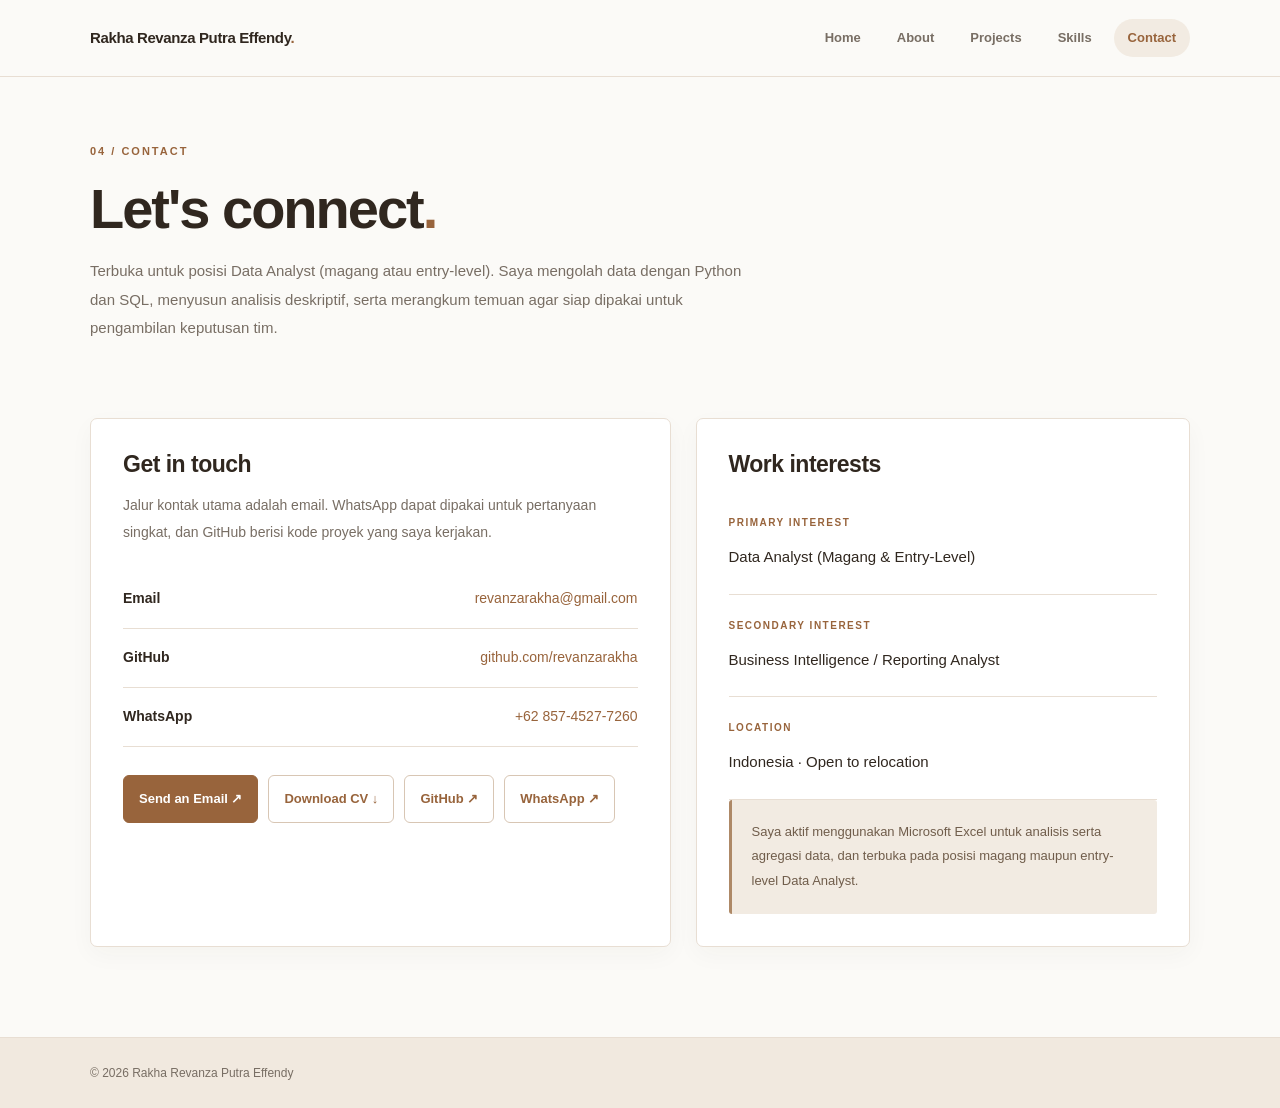
<file: contact.html>
<!doctype html>
<html lang="id">

<head>
  <meta charset="utf-8">
  <meta name="viewport" content="width=device-width, initial-scale=1">

  <meta name="description"
    content="Contact Rakha Revanza Putra Effendy | Data Analyst internship, SQL, Python, and reporting.">

  <meta name="theme-color" content="#fbfaf7">

  <title>Contact | Rakha Revanza Putra Effendy</title>

  <link rel="stylesheet" href="assets/style.css">

  <style>

    /* =================================
       CONTACT PAGE COLOR SYSTEM
    ================================= */

    :root {
      --contact-bg: #fbfaf7;
      --contact-white: #ffffff;
      --contact-beige: #f2ebe2;
      --contact-brown: #98643c;
      --contact-dark: #30271f;
      --contact-muted: #786e64;
      --contact-line: #e8ded3;
    }

    body.contact-page {
      background: var(--contact-bg);
      color: var(--contact-dark);
    }

    .contact-page .main {
      background: var(--contact-bg);
    }


    /* =================================
       HEADER
    ================================= */

    .contact-page .site-header {
      background: rgba(251, 250, 247, .97);
      border-bottom: 1px solid var(--contact-line);
      backdrop-filter: blur(12px);
    }

    .contact-page .logo {
      color: var(--contact-dark);
    }

    .contact-page .logo span {
      color: var(--contact-brown);
    }

    .contact-page .menu a {
      color: var(--contact-muted);
    }

    .contact-page .menu a.active,
    .contact-page .menu a:hover {
      color: var(--contact-brown);
      background: var(--contact-beige);
    }


    /* =================================
       PAGE INTRO
    ================================= */

    .contact-intro {
      padding: 65px 0 35px;
    }

    .contact-intro .eyebrow {
      color: var(--contact-brown);
      font-size: 11px;
      font-weight: 750;
      letter-spacing: 2px;
    }

    .contact-intro h1 {
      margin: 12px 0 16px;
      color: var(--contact-dark);
      font-size: clamp(40px, 5vw, 56px);
      letter-spacing: -2px;
      line-height: 1.15;
    }

    .contact-intro h1 span {
      color: var(--contact-brown) !important;
    }

    .contact-intro .lead {
      max-width: 680px;
      color: var(--contact-muted);
      font-size: 15px;
      line-height: 1.9;
    }


    /* =================================
       TWO COLUMN LAYOUT
    ================================= */

    .contact-page .contact-grid {
      display: grid !important;
      grid-template-columns: minmax(0, 1.08fr) minmax(0, .92fr);
      gap: 25px;
      align-items: stretch;
      padding-top: 25px;
      padding-bottom: 90px;
    }

    .contact-page .contact-card {
      width: 100%;
      min-width: 0;
      box-sizing: border-box;
      padding: 32px;
      background: var(--contact-white);
      border: 1px solid var(--contact-line);
      border-radius: 7px;
      box-shadow: 0 8px 25px rgba(65, 45, 25, .035);
    }

    .contact-card h3 {
      margin: 0 0 15px;
      color: var(--contact-dark);
      font-size: 23px;
      letter-spacing: -.5px;
    }

    .contact-description {
      margin-bottom: 25px;
      color: var(--contact-muted);
      font-size: 14px;
      line-height: 1.9;
    }


    /* =================================
       CONTACT INFORMATION
    ================================= */

    .contact-info {
      margin-top: 20px;
    }

    .contact-info .info-line {
      display: flex;
      justify-content: space-between;
      align-items: center;
      gap: 15px;
      padding: 17px 0;
      margin: 0;
      border-bottom: 1px solid var(--contact-line);
    }

    .contact-info .info-line strong {
      flex-shrink: 0;
      color: var(--contact-dark);
      font-size: 14px;
    }

    .contact-info .info-line a {
      color: var(--contact-brown);
      font-size: 14px;
      text-align: right;
      text-decoration: none;
      overflow-wrap: anywhere;
      transition: color .2s ease;
    }

    .contact-info .info-line a:hover {
      color: var(--contact-dark);
      text-decoration: underline;
    }


    /* =================================
       CONTACT BUTTONS
    ================================= */

    .contact-actions {
      display: flex;
      flex-wrap: wrap;
      gap: 10px;
      margin-top: 28px;
    }

    .contact-actions .btn {
      display: inline-flex;
      justify-content: center;
      align-items: center;
      min-height: 48px;
      padding: 12px 15px;
      border: 1px solid #d8c6b4;
      border-radius: 6px;
      background: white;
      color: var(--contact-brown);
      font-size: 13px;
      font-weight: 650;
      text-decoration: none;
      transition: all .2s ease;
    }

    .contact-actions .btn:hover {
      background: var(--contact-beige);
      border-color: var(--contact-brown);
      transform: translateY(-2px);
    }

    .contact-actions .btn.primary {
      background: var(--contact-brown);
      color: white;
      border-color: var(--contact-brown);
    }

    .contact-actions .btn.primary:hover {
      background: #79502f;
    }


    /* =================================
       WORK INTERESTS
    ================================= */

    .work-card {
      display: flex;
      flex-direction: column;
    }

    .work-item {
      padding: 22px 0;
      border-bottom: 1px solid var(--contact-line);
    }

    .work-item:first-child {
      padding-top: 12px;
    }

    .work-item .kicker {
      display: block;
      margin-bottom: 12px;
      color: var(--contact-brown);
      font-size: 10px;
      font-weight: 750;
      letter-spacing: 1.5px;
      text-transform: uppercase;
    }

    .work-item p {
      margin: 0;
      color: var(--contact-dark);
      font-size: 15px;
      line-height: 1.9;
    }

    .work-note {
      margin-top: auto;
      padding: 20px;
      background: var(--contact-beige);
      border-left: 3px solid #ae8967;
      border-radius: 3px;
    }

    .work-note p {
      margin: 0;
      color: #705d4b;
      font-size: 13px;
      line-height: 1.9;
    }


    /* =================================
       FOOTER
    ================================= */

    .contact-page .footer {
      padding: 25px 0;
      color: var(--contact-muted);
      background: #f1e9df;
      border-top: 1px solid var(--contact-line);
      font-size: 12px;
    }


    /* =================================
       RESPONSIVE
    ================================= */

    @media (max-width: 800px) {

      .contact-page .contact-grid {
        grid-template-columns: 1fr;
        gap: 20px;
      }

      .contact-page .contact-card {
        padding: 27px;
      }

      .work-card {
        min-height: auto;
      }

    }

    @media (max-width: 500px) {

      .contact-intro {
        padding-top: 42px;
      }

      .contact-intro h1 {
        font-size: 39px;
      }

      .contact-page .contact-card {
        padding: 22px;
      }

      .contact-info .info-line {
        align-items: flex-start;
      }

      .contact-info .info-line a {
        max-width: 65%;
      }

      .contact-actions {
        flex-direction: column;
      }

      .contact-actions .btn {
        width: 100%;
        box-sizing: border-box;
      }

    }

  </style>

</head>


<body class="contact-page">


  <!-- HEADER -->

  <header class="site-header">

    <div class="wrap topbar">

      <a class="logo" href="index.html">
        Rakha Revanza Putra Effendy<span>.</span>
      </a>

      <button
        class="toggle"
        data-menu-toggle
        aria-expanded="false"
        aria-label="Buka navigasi">

        ☰ Menu

      </button>

      <nav class="menu" aria-label="Main navigation">

        <a href="index.html">Home</a>

        <a href="about.html">About</a>

        <a href="projects.html">Projects</a>

        <a href="skills.html">Skills</a>

        <a href="contact.html" class="active" aria-current="page">
          Contact
        </a>

      </nav>

    </div>

  </header>



  <!-- MAIN -->

  <main class="main">

    <div class="wrap">


      <!-- INTRODUCTION -->

      <section class="contact-intro reveal">

        <p class="eyebrow">
          04 / CONTACT
        </p>

        <h1>
          Let's connect<span>.</span>
        </h1>

        <p class="lead">
          Terbuka untuk posisi Data Analyst (magang atau entry-level).
          Saya mengolah data dengan Python dan SQL, menyusun analisis
          deskriptif, serta merangkum temuan agar siap dipakai untuk
          pengambilan keputusan tim.
        </p>

      </section>



      <!-- CONTACT GRID -->

      <section class="section contact-grid">


        <!-- LEFT: GET IN TOUCH -->

        <div class="contact-card reveal">

          <h3>Get in touch</h3>

          <p class="contact-description">
            Jalur kontak utama adalah email. WhatsApp dapat
            dipakai untuk pertanyaan singkat, dan GitHub berisi
            kode proyek yang saya kerjakan.
          </p>


          <div class="contact-info">


            <!-- EMAIL -->

            <div class="info-line">

              <strong>Email</strong>

              <a
                href="https://mail.google.com/mail/?view=cm&amp;fs=1&amp;to=revanzarakha%40gmail.com&amp;su=Data%20Analyst%20Inquiry"
                target="_blank"
                rel="noopener noreferrer">

                revanzarakha@gmail.com

              </a>

            </div>


            <!-- GITHUB -->

            <div class="info-line">

              <strong>GitHub</strong>

              <a
                href="https://github.com/revanzarakha"
                target="_blank"
                rel="noopener noreferrer">

                github.com/revanzarakha

              </a>

            </div>


            <!-- WHATSAPP -->

            <div class="info-line">

              <strong>WhatsApp</strong>

              <a
                href="https://wa.me/6285745277260"
                target="_blank"
                rel="noopener noreferrer">

                +62 857-4527-7260

              </a>

            </div>


          </div>



          <!-- BUTTONS -->

          <div class="contact-actions">

            <a
              class="btn primary"
              href="https://mail.google.com/mail/?view=cm&amp;fs=1&amp;to=revanzarakha%40gmail.com&amp;su=Data%20Analyst%20Inquiry"
              target="_blank"
              rel="noopener noreferrer">

              Send an Email ↗

            </a>


            <a
              class="btn"
              href="assets/CV_RakhaRevanza_DataAnalyst.pdf"
              download="CV_RakhaRevanza_DataAnalyst.pdf"
              target="_blank"
              rel="noopener noreferrer">

              Download CV ↓

            </a>


            <a
              class="btn"
              href="https://github.com/revanzarakha"
              target="_blank"
              rel="noopener noreferrer">

              GitHub ↗

            </a>


            <a
              class="btn"
              href="https://wa.me/6285745277260?text=Halo%20Rakha%2C%20saya%20melihat%20portfolio%20Anda."
              target="_blank"
              rel="noopener noreferrer">

              WhatsApp ↗

            </a>

          </div>

        </div>



        <!-- RIGHT: WORK INTERESTS -->

        <div class="contact-card work-card reveal">

          <h3>Work interests</h3>


          <div class="work-item">

            <span class="kicker">
              Primary interest
            </span>

            <p>
              Data Analyst (Magang & Entry-Level)
            </p>

          </div>


          <div class="work-item">

            <span class="kicker">
              Secondary interest
            </span>

            <p>
              Business Intelligence / Reporting Analyst
            </p>

          </div>


          <div class="work-item">

            <span class="kicker">
              Location
            </span>

            <p>
              Indonesia · Open to relocation
            </p>

          </div>


          <div class="work-note">

            <p>
              Saya aktif menggunakan Microsoft Excel untuk analisis
              serta agregasi data, dan terbuka pada posisi magang
              maupun entry-level Data Analyst.
            </p>

          </div>

        </div>


      </section>

    </div>

  </main>



  <!-- FOOTER -->

  <footer class="footer">

    <div class="wrap">

      <span>
        © 2026 Rakha Revanza Putra Effendy
      </span>

  

    </div>

  </footer>



  <script src="assets/app.js"></script>

</body>

</html>
</file>
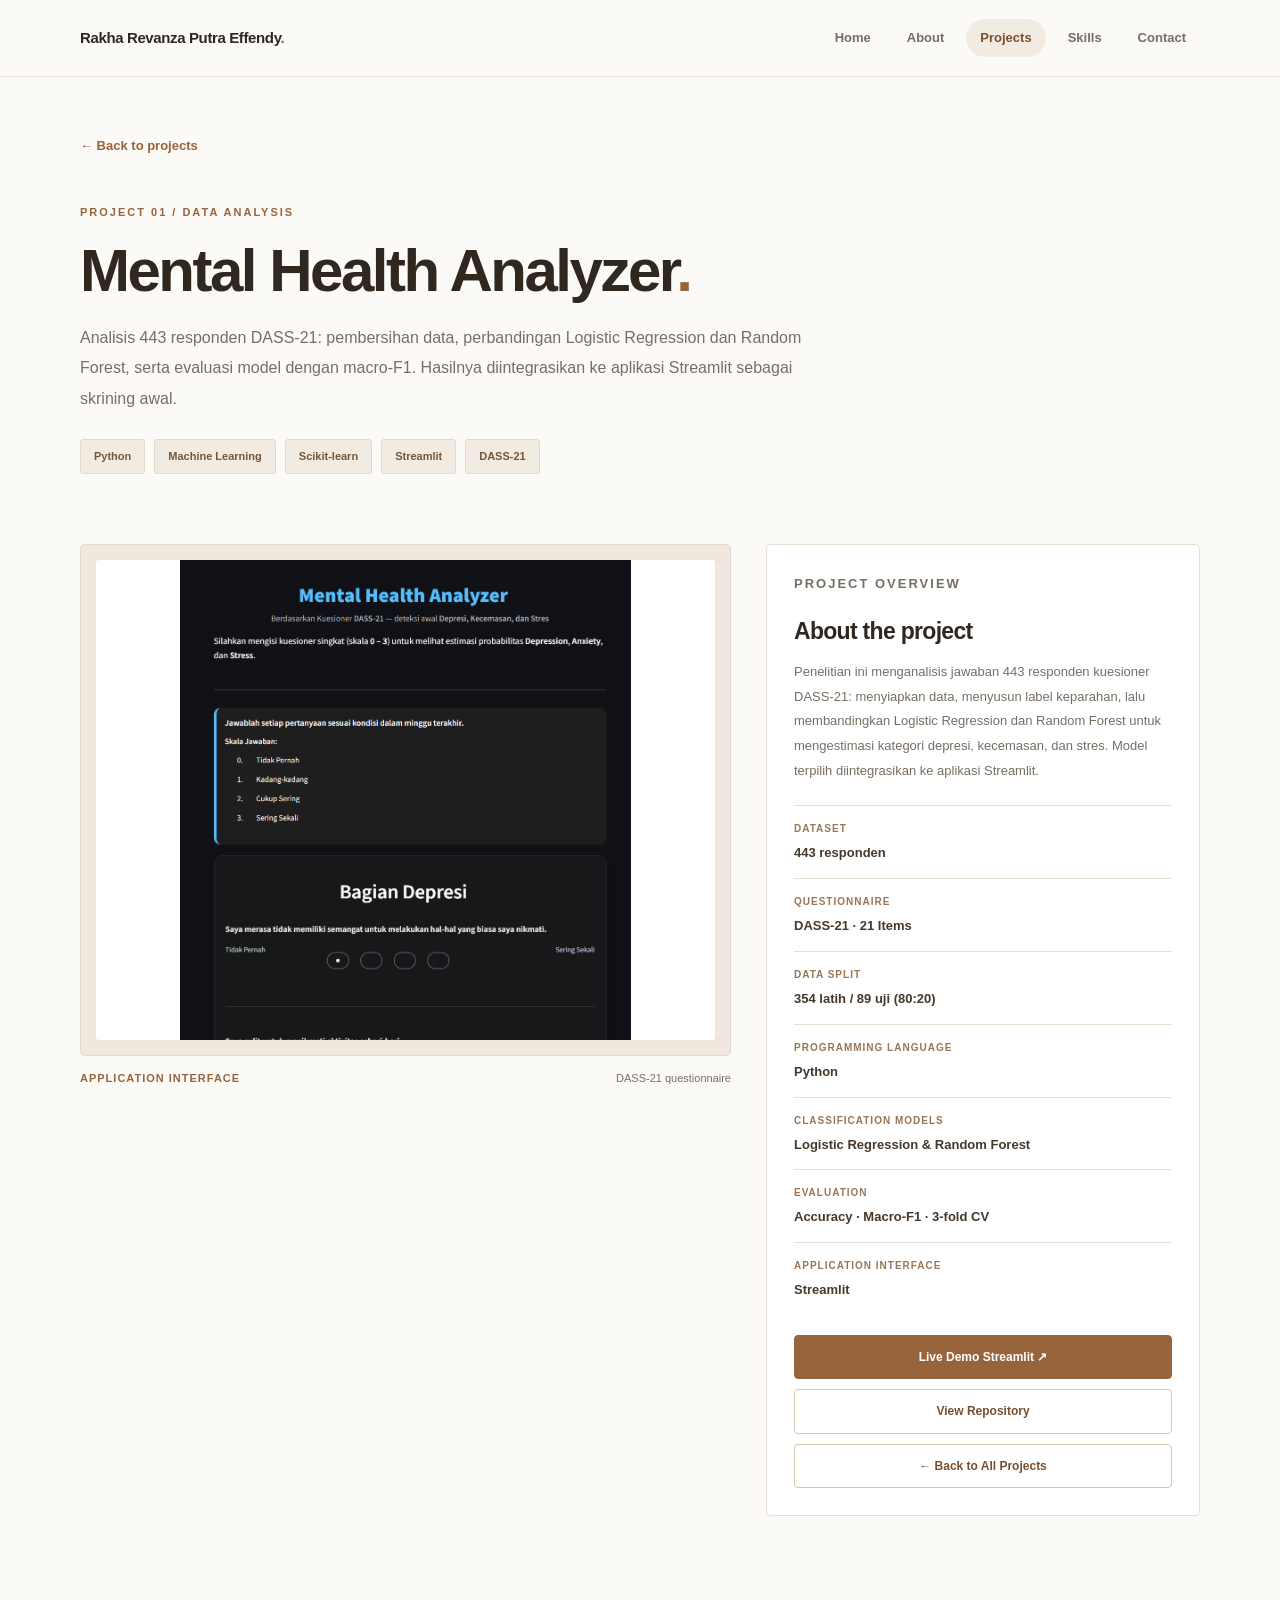
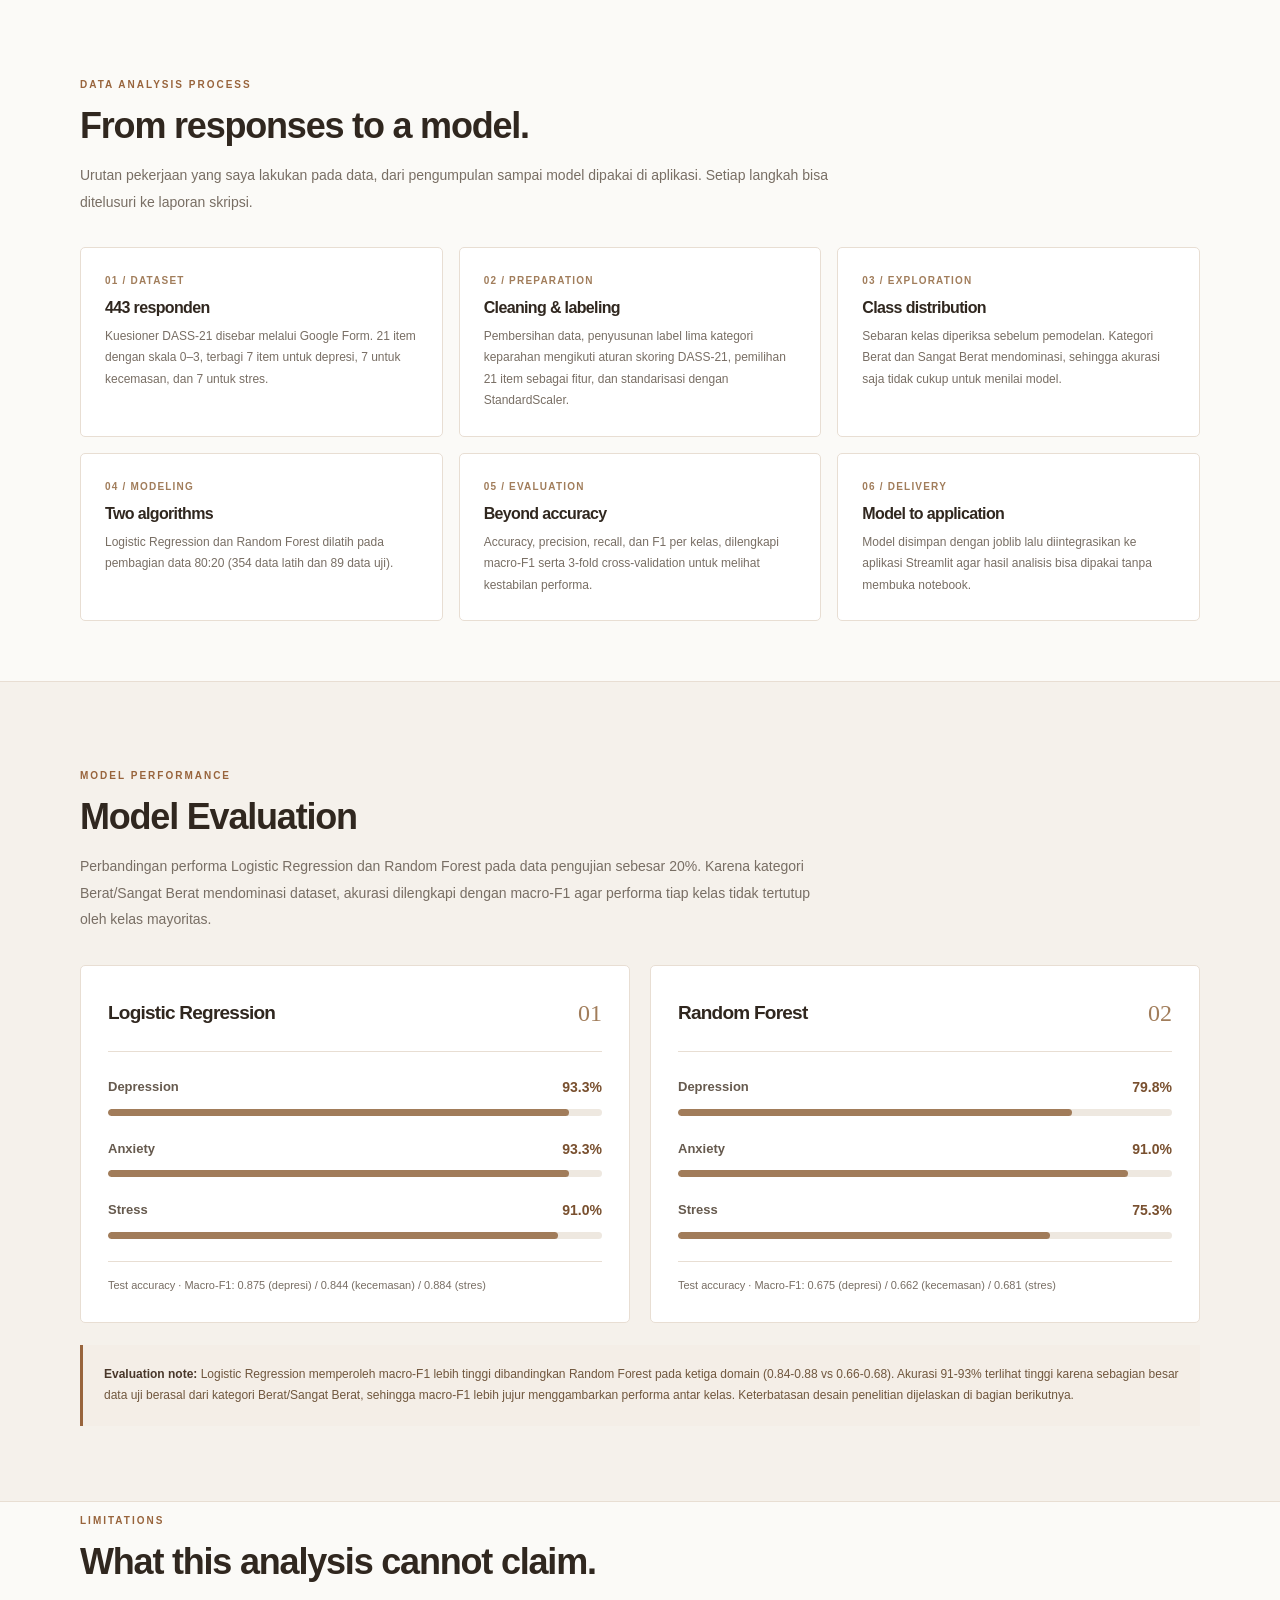
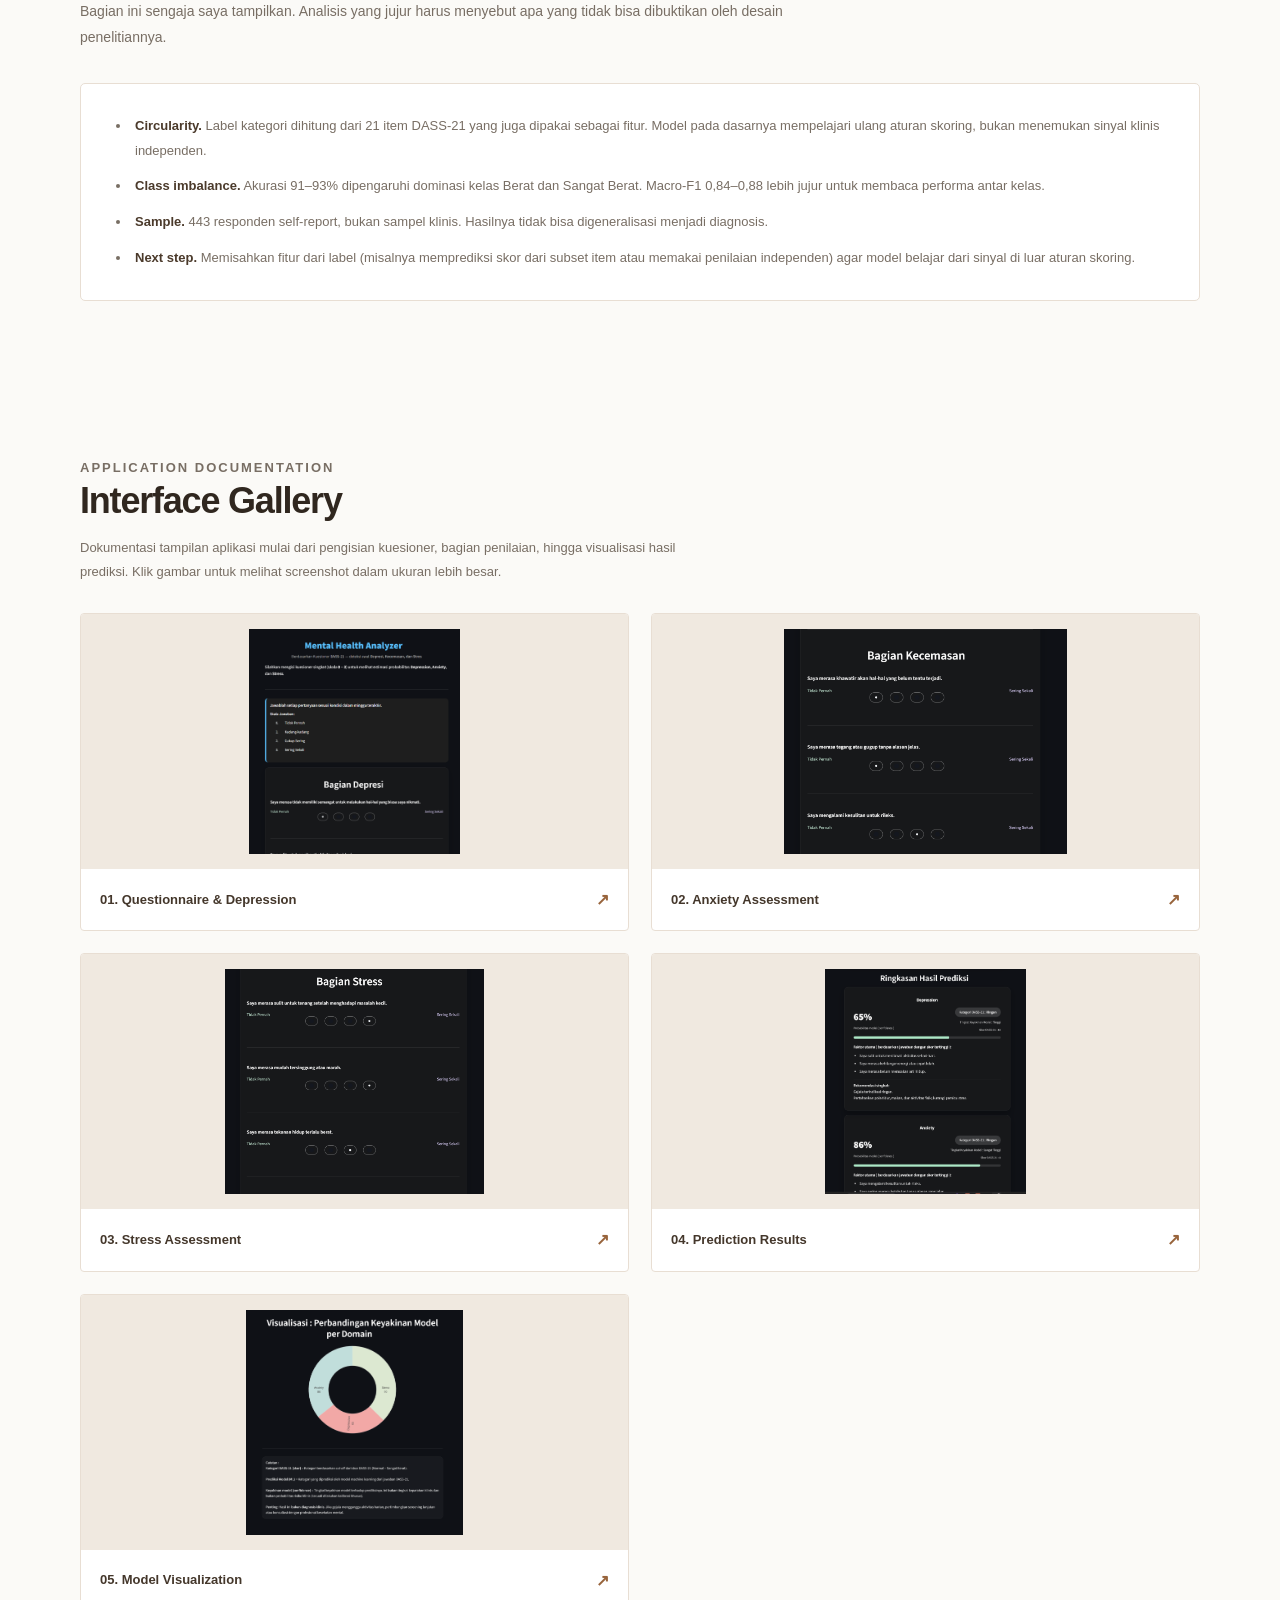
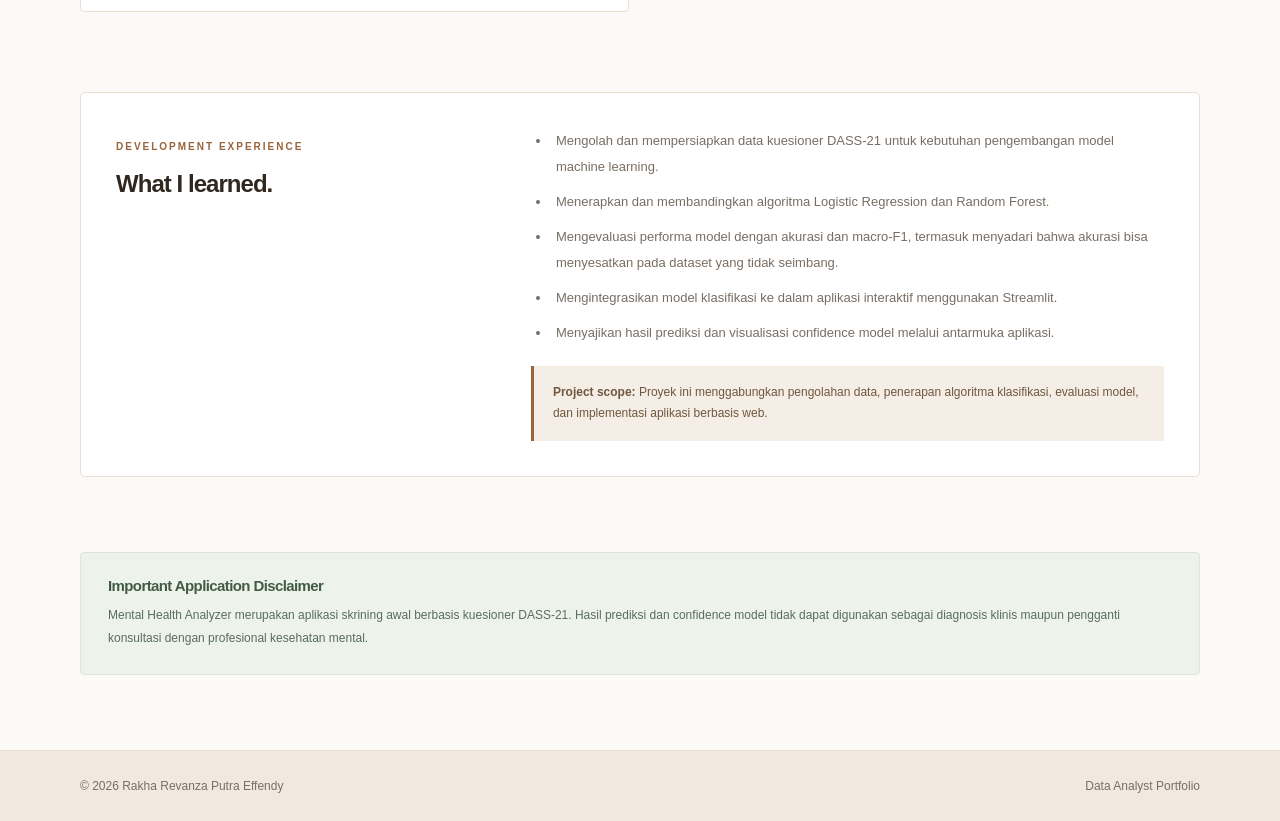
<file: mental-health.html>
<!doctype html>
<html lang="id">

<head>
  <meta charset="utf-8">
  <meta name="viewport" content="width=device-width, initial-scale=1">

  <meta name="description"
    content="Mental Health Analyzer | Machine Learning project using Python, Logistic Regression, Random Forest and Streamlit by Rakha Revanza Putra Effendy.">

  <meta name="theme-color" content="#fbfaf7">

  <title>Mental Health Analyzer | Rakha Revanza</title>

  <link rel="stylesheet" href="assets/style.css">

  <style>

    /* ==================================
       01. DESIGN SYSTEM
    ================================== */

    :root {
      --m-bg: #fbfaf7;
      --m-white: #ffffff;
      --m-beige: #f2ebe2;
      --m-brown: #98643c;
      --m-brown-dark: #79502f;
      --m-ink: #30271f;
      --m-muted: #786e64;
      --m-line: #e8ded3;

      --m-green: #66816e;
      --m-green-bg: #edf2eb;
    }

    body.mental-page {
      background: var(--m-bg);
      color: var(--m-ink);
    }

    .mental-page .main {
      background: var(--m-bg);
    }

    .mental-page .wrap {
      width: min(1120px, calc(100% - 64px));
    }


    /* ==================================
       02. HEADER
    ================================== */

    .mental-page .site-header {
      background: rgba(251, 250, 247, .97);
      border-bottom: 1px solid var(--m-line);
      backdrop-filter: blur(12px);
    }

    .mental-page .logo {
      color: var(--m-ink);
      font-size: 15px;
      font-weight: 750;
    }

    .mental-page .logo span {
      color: var(--m-brown);
    }

    .mental-page .menu a {
      color: var(--m-muted);
      font-size: 13px;
    }

    .mental-page .menu a:hover,
    .mental-page .menu a.active {
      color: var(--m-brown-dark);
      background: var(--m-beige);
    }


    /* ==================================
       03. PROJECT HERO
    ================================== */

    .mental-hero {
      padding: 55px 0 40px;
    }

    .project-back {
      display: inline-flex;
      margin-bottom: 35px;

      color: var(--m-brown);
      font-size: 13px;
      font-weight: 650;
    }

    .project-back:hover {
      color: var(--m-brown-dark);
    }

    .project-eyebrow {
      margin-bottom: 14px;

      color: var(--m-brown);
      font-size: 11px;
      font-weight: 750;
      letter-spacing: 2px;
      text-transform: uppercase;
    }

    .mental-hero h1 {
      margin: 0 0 18px;

      color: var(--m-ink);
      font-size: clamp(38px, 5vw, 60px);
      font-weight: 750;
      line-height: 1.15;
      letter-spacing: -2.5px;
    }

    .mental-hero h1 span {
      color: var(--m-brown);
    }

    .mental-hero .lead {
      max-width: 760px;
      margin: 0;

      color: var(--m-muted);
      font-size: 16px;
      line-height: 1.9;
    }

    .project-tags {
      display: flex;
      flex-wrap: wrap;
      gap: 9px;
      margin-top: 25px;
    }

    .project-tags span {
      padding: 7px 13px;

      color: #765638;
      background: var(--m-beige);
      border: 1px solid #e4d8ca;
      border-radius: 3px;

      font-size: 11px;
      font-weight: 650;
    }


    /* ==================================
       04. OVERVIEW SECTION
    ================================== */

    .mental-overview {
      display: grid;
      grid-template-columns: 1.2fr .8fr;
      align-items: start;
      gap: 35px;

      padding: 30px 0 75px;
    }

    .mental-preview {
      min-width: 0;
    }

    .preview-frame {
      padding: 15px;

      background: #f0e8de;
      border: 1px solid #e4d8ca;
      border-radius: 5px;
    }

    .preview-frame img {
      display: block;
      width: 100%;
      height: auto;
      max-height: 480px;

      object-fit: contain;
      background: white;
      border-radius: 3px;
    }

    .preview-caption {
      display: flex;
      justify-content: space-between;
      gap: 12px;
      margin-top: 13px;

      color: var(--m-muted);
      font-size: 11px;
    }

    .preview-caption strong {
      color: var(--m-brown);
      letter-spacing: 1px;
    }


    /* OVERVIEW CARD */

    .overview-card {
      padding: 27px;

      background: white;
      border: 1px solid var(--m-line);
      border-radius: 5px;
    }

    .overview-card h2 {
      margin: 0 0 15px;

      color: var(--m-ink);
      font-size: 23px;
      letter-spacing: -.7px;
    }

    .overview-card > p {
      margin: 0 0 22px;

      color: var(--m-muted);
      font-size: 13px;
      line-height: 1.9;
    }

    .detail-row {
      padding: 14px 0;
      border-top: 1px solid var(--m-line);
    }

    .detail-row span {
      display: block;
      margin-bottom: 6px;

      color: #987657;
      font-size: 10px;
      font-weight: 750;
      letter-spacing: 1px;
      text-transform: uppercase;
    }

    .detail-row strong {
      display: block;

      color: #46382b;
      font-size: 13px;
      line-height: 1.6;
      font-weight: 650;
    }

    .overview-actions {
      display: flex;
      flex-direction: column;
      gap: 10px;
      margin-top: 20px;
    }

    .overview-actions .btn {
      width: 100%;
      justify-content: center;
      text-align: center;
      border-radius: 4px;
      font-size: 12px;
    }

    .mental-page .btn.primary {
      color: white;
      background: var(--m-brown);
      border: 1px solid var(--m-brown);
    }

    .mental-page .btn.primary:hover {
      background: var(--m-brown-dark);
    }

    .mental-page .btn.secondary {
      color: var(--m-brown-dark);
      background: transparent;
      border: 1px solid #d8c5b2;
    }

    .mental-page .btn.secondary:hover {
      background: var(--m-beige);
    }


    /* ==================================
       05. MODEL EVALUATION
    ================================== */

    .evaluation-section {
      padding: 75px 0;

      background: #f5f1eb;
      border-top: 1px solid var(--m-line);
      border-bottom: 1px solid var(--m-line);
    }

    .section-label {
      margin-bottom: 12px;

      color: var(--m-brown);
      font-size: 10px;
      font-weight: 750;
      letter-spacing: 2px;
      text-transform: uppercase;
    }

    .section-title {
      margin: 0 0 15px;

      color: var(--m-ink);
      font-size: clamp(27px, 4vw, 36px);
      letter-spacing: -1.2px;
    }

    .section-description {
      max-width: 750px;
      margin: 0 0 32px;

      color: var(--m-muted);
      font-size: 14px;
      line-height: 1.9;
    }

    .model-grid {
      display: grid;
      grid-template-columns: repeat(2, minmax(0, 1fr));
      gap: 20px;
    }

    .model-card {
      padding: 27px;

      background: white;
      border: 1px solid var(--m-line);
      border-radius: 5px;
    }

    .model-card-header {
      display: flex;
      justify-content: space-between;
      align-items: center;
      gap: 12px;

      margin-bottom: 24px;
      padding-bottom: 17px;

      border-bottom: 1px solid var(--m-line);
    }

    .model-card-header h3 {
      margin: 0;
      color: var(--m-ink);
      font-size: 19px;
    }

    .model-number {
      color: #a17d5b;
      font-family: Georgia, serif;
      font-size: 24px;
    }

    .accuracy-item {
      margin-bottom: 22px;
    }

    .accuracy-heading {
      display: flex;
      justify-content: space-between;
      gap: 12px;

      margin-bottom: 9px;
    }

    .accuracy-heading span {
      color: #665a4e;
      font-size: 13px;
      font-weight: 600;
    }

    .accuracy-heading strong {
      color: var(--m-brown-dark);
      font-size: 14px;
    }

    .accuracy-track {
      height: 7px;
      overflow: hidden;

      background: #eee8e0;
      border-radius: 20px;
    }

    .accuracy-fill {
      height: 100%;
      background: #a17c5a;
      border-radius: 20px;
    }

    .model-footnote {
      margin: 17px 0 0;
      padding-top: 14px;

      color: var(--m-muted);
      border-top: 1px solid var(--m-line);

      font-size: 11px;
      line-height: 1.7;
    }


    /* MODEL COMPARISON */

    .comparison-note {
      display: flex;
      gap: 13px;
      align-items: flex-start;

      margin-top: 22px;
      padding: 19px 21px;

      color: #70573e;
      background: #f4eee7;
      border-left: 3px solid var(--m-brown);

      font-size: 12px;
      line-height: 1.8;
    }

    .comparison-note strong {
      color: #49372a;
    }


    /* ==================================
       05b. DATA ANALYSIS PROCESS
    ================================== */

    .process-section {
      padding: 75px 0 60px;
    }

    .process-grid {
      display: grid;
      grid-template-columns: repeat(3, minmax(0, 1fr));
      gap: 16px;
    }

    .process-card {
      padding: 24px;

      background: white;
      border: 1px solid var(--m-line);
      border-radius: 5px;
    }

    .process-card span {
      display: block;
      margin-bottom: 10px;

      color: #a17d5b;
      font-size: 10px;
      font-weight: 750;
      letter-spacing: 1.2px;
    }

    .process-card h3 {
      margin: 0 0 8px;

      color: var(--m-ink);
      font-size: 16px;
    }

    .process-card p {
      margin: 0;

      color: var(--m-muted);
      font-size: 12px;
      line-height: 1.8;
    }


    /* ==================================
       05c. LIMITATIONS
    ================================== */

    .limitations-section {
      padding: 0 0 75px;
    }

    .limitations-card {
      padding: 30px;

      background: white;
      border: 1px solid var(--m-line);
      border-radius: 5px;
    }

    .limitations-card ul {
      margin: 0;
      padding-left: 20px;

      color: var(--m-muted);
      font-size: 13px;
      line-height: 1.9;
    }

    .limitations-card li {
      margin-bottom: 11px;
      padding-left: 4px;
    }

    .limitations-card li:last-child {
      margin-bottom: 0;
    }

    .limitations-card strong {
      color: #4b3a2b;
    }


    /* ==================================
       06. PROJECT GALLERY
    ================================== */

    .gallery-section {
      padding: 80px 0;
    }

    .gallery-heading {
      margin-bottom: 30px;
    }

    .gallery-heading p {
      max-width: 620px;
      margin: 0;

      color: var(--m-muted);
      font-size: 13px;
      line-height: 1.8;
    }

    .gallery-grid {
      display: grid;
      grid-template-columns: repeat(2, minmax(0, 1fr));
      gap: 22px;
    }

    .gallery-item {
      display: block;
      width: 100%;
      padding: 0;
      overflow: hidden;

      text-align: left;
      cursor: zoom-in;

      background: white;
      border: 1px solid var(--m-line);
      border-radius: 4px;
    }

    .gallery-image {
      height: 255px;
      padding: 15px;

      display: flex;
      align-items: center;
      justify-content: center;

      background: #f0e9e0;
      overflow: hidden;
    }

    .gallery-image img {
      width: auto;
      height: auto;
      max-width: 100%;
      max-height: 100%;

      object-fit: contain;
      transition: transform .3s ease;
    }

    .gallery-item:hover .gallery-image img {
      transform: scale(1.025);
    }

    .gallery-caption {
      display: flex;
      align-items: center;
      justify-content: space-between;
      gap: 12px;

      padding: 17px 19px;

      color: #44372b;
      font-size: 13px;
      font-weight: 650;
    }

    .gallery-caption span:last-child {
      color: var(--m-brown);
      font-size: 16px;
    }


    /* ==================================
       07. PROJECT INSIGHTS
    ================================== */

    .insights-section {
      padding: 0 0 75px;
    }

    .insights-card {
      display: grid;
      grid-template-columns: .75fr 1.25fr;
      gap: 35px;

      padding: 35px;

      background: white;
      border: 1px solid var(--m-line);
      border-radius: 5px;
    }

    .insights-card h2 {
      margin: 0;

      color: var(--m-ink);
      font-size: 24px;
      line-height: 1.4;
    }

    .insights-list {
      margin: 0;
      padding-left: 20px;

      color: var(--m-muted);
      font-size: 13px;
      line-height: 2;
    }

    .insights-list li {
      padding-left: 5px;
      margin-bottom: 9px;
    }

    .project-context {
      margin-top: 20px;
      padding: 16px 19px;

      color: #70573e;
      background: #f4eee7;
      border-left: 3px solid var(--m-brown);

      font-size: 12px;
      line-height: 1.8;
    }


    /* ==================================
       08. DISCLAIMER
    ================================== */

    .disclaimer-section {
      padding: 0 0 75px;
    }

    .disclaimer-card {
      padding: 24px 27px;

      background: var(--m-green-bg);
      border: 1px solid #dce6d8;
      border-radius: 4px;
    }

    .disclaimer-card h3 {
      margin: 0 0 10px;

      color: #425b46;
      font-size: 15px;
    }

    .disclaimer-card p {
      margin: 0;

      color: #596d5c;
      font-size: 12px;
      line-height: 1.9;
    }


    /* ==================================
       09. FOOTER
    ================================== */

    .mental-page .footer {
      padding: 25px 0;

      color: var(--m-muted);
      background: #f1e9df;

      border-top: 1px solid var(--m-line);
      font-size: 12px;
    }

    .mental-footer {
      display: flex;
      justify-content: space-between;
      gap: 15px;
    }


    /* ==================================
       10. LIGHTBOX
    ================================== */

    .mental-page .lightbox {
      background: rgba(35, 28, 22, .94);
    }

    .mental-page .lightbox img {
      max-width: 90%;
      max-height: 85vh;
      object-fit: contain;
    }

    .mental-page .lightbox-close {
      color: white;
    }


    /* ==================================
       11. RESPONSIVE
    ================================== */

    @media (max-width: 850px) {

      .mental-overview {
        grid-template-columns: 1fr;
      }

      .process-grid {
        grid-template-columns: repeat(2, minmax(0, 1fr));
      }

      .insights-card {
        grid-template-columns: 1fr;
      }

    }


    @media (max-width: 600px) {

      .mental-page .wrap {
        width: calc(100% - 36px);
      }

      .mental-hero {
        padding-top: 38px;
      }

      .mental-hero h1 {
        font-size: 38px;
      }

      .mental-hero .lead {
        font-size: 14px;
      }

      .mental-overview {
        padding-top: 15px;
        gap: 25px;
      }

      .preview-frame {
        padding: 9px;
      }

      .preview-caption {
        flex-direction: column;
      }

      .model-grid,
      .gallery-grid,
      .process-grid {
        grid-template-columns: 1fr;
      }

      .model-card {
        padding: 21px;
      }

      .gallery-image {
        height: 220px;
      }

      .insights-card {
        padding: 23px;
      }

      .mental-footer {
        flex-direction: column;
      }

    }

  </style>

</head>


<body class="mental-page">


  <!-- =================================
       HEADER
  ================================== -->

  <header class="site-header">

    <div class="wrap topbar">

      <a class="logo" href="index.html">
        Rakha Revanza Putra Effendy<span>.</span>
      </a>

      <button
        class="toggle"
        data-menu-toggle
        aria-expanded="false"
        aria-label="Buka navigasi">

        ☰ Menu

      </button>

      <nav class="menu" aria-label="Main navigation">

        <a href="index.html">Home</a>

        <a href="about.html">About</a>

        <a href="projects.html" class="active" aria-current="page">
          Projects
        </a>

        <a href="skills.html">Skills</a>

        <a href="contact.html">Contact</a>

      </nav>

    </div>

  </header>



  <main class="main">


    <!-- ==================================
         PROJECT INTRODUCTION
    =================================== -->

    <div class="wrap">

      <section class="mental-hero reveal">

        <a href="projects.html" class="project-back">
          ← Back to projects
        </a>

        <p class="project-eyebrow">
          PROJECT 01 / DATA ANALYSIS
        </p>

        <h1>
          Mental Health Analyzer<span>.</span>
        </h1>

        <p class="lead">

          Analisis 443 responden DASS-21: pembersihan data,
          perbandingan Logistic Regression dan Random Forest,
          serta evaluasi model dengan macro-F1. Hasilnya
          diintegrasikan ke aplikasi Streamlit sebagai
          skrining awal.

        </p>

        <div class="project-tags">

          <span>Python</span>

          <span>Machine Learning</span>

          <span>Scikit-learn</span>

          <span>Streamlit</span>

          <span>DASS-21</span>

        </div>

      </section>



      <!-- ==================================
           PROJECT OVERVIEW
      =================================== -->

      <section class="mental-overview">


        <!-- MAIN SCREENSHOT -->

        <div class="mental-preview reveal">

          <div class="preview-frame">

            <img
              src="assets/mental-home.png"
              alt="Halaman awal aplikasi Mental Health Analyzer"
              loading="eager">

          </div>

          <div class="preview-caption">

            <strong>APPLICATION INTERFACE</strong>

            <span>DASS-21 questionnaire</span>

          </div>

        </div>



        <!-- OVERVIEW CARD -->

        <aside class="overview-card reveal">

          <p class="project-eyebrow">
            PROJECT OVERVIEW
          </p>

          <h2>About the project</h2>

          <p>

            Penelitian ini menganalisis jawaban 443 responden
            kuesioner DASS-21: menyiapkan data, menyusun label
            keparahan, lalu membandingkan Logistic Regression
            dan Random Forest untuk mengestimasi kategori
            depresi, kecemasan, dan stres. Model terpilih
            diintegrasikan ke aplikasi Streamlit.

          </p>


          <div class="detail-row">

            <span>Dataset</span>

            <strong>
              443 responden
            </strong>

          </div>


          <div class="detail-row">

            <span>Questionnaire</span>

            <strong>
              DASS-21 · 21 Items
            </strong>

          </div>


          <div class="detail-row">

            <span>Data Split</span>

            <strong>
              354 latih / 89 uji (80:20)
            </strong>

          </div>


          <div class="detail-row">

            <span>Programming Language</span>

            <strong>Python</strong>

          </div>


          <div class="detail-row">

            <span>Classification Models</span>

            <strong>
              Logistic Regression & Random Forest
            </strong>

          </div>


          <div class="detail-row">

            <span>Evaluation</span>

            <strong>
              Accuracy · Macro-F1 · 3-fold CV
            </strong>

          </div>


          <div class="detail-row">

            <span>Application Interface</span>

            <strong>Streamlit</strong>

          </div>


          <div class="overview-actions">

            <a
              class="btn primary"
              href="https://mental-health-analyzerr.streamlit.app/"
              target="_blank"
              rel="noopener">

              Live Demo Streamlit ↗

            </a>

            <a
              class="btn secondary"
              href="https://github.com/revanzarakha/mental-health-dass21"
              target="_blank"
              rel="noopener">

              View Repository

            </a>

            <a
              class="btn secondary"
              href="projects.html">

              ← Back to All Projects

            </a>

          </div>

        </aside>

      </section>

    </div>



    <!-- ==================================
         DATA ANALYSIS PROCESS
    =================================== -->

    <section class="process-section">

      <div class="wrap">

        <p class="section-label">
          DATA ANALYSIS PROCESS
        </p>

        <h2 class="section-title">
          From responses to a model.
        </h2>

        <p class="section-description">
          Urutan pekerjaan yang saya lakukan pada data, dari
          pengumpulan sampai model dipakai di aplikasi. Setiap
          langkah bisa ditelusuri ke laporan skripsi.
        </p>


        <div class="process-grid">


          <article class="process-card reveal">

            <span>01 / DATASET</span>

            <h3>443 responden</h3>

            <p>
              Kuesioner DASS-21 disebar melalui Google Form.
              21 item dengan skala 0–3, terbagi 7 item untuk
              depresi, 7 untuk kecemasan, dan 7 untuk stres.
            </p>

          </article>


          <article class="process-card reveal">

            <span>02 / PREPARATION</span>

            <h3>Cleaning & labeling</h3>

            <p>
              Pembersihan data, penyusunan label lima kategori
              keparahan mengikuti aturan skoring DASS-21,
              pemilihan 21 item sebagai fitur, dan standarisasi
              dengan StandardScaler.
            </p>

          </article>


          <article class="process-card reveal">

            <span>03 / EXPLORATION</span>

            <h3>Class distribution</h3>

            <p>
              Sebaran kelas diperiksa sebelum pemodelan.
              Kategori Berat dan Sangat Berat mendominasi,
              sehingga akurasi saja tidak cukup untuk menilai
              model.
            </p>

          </article>


          <article class="process-card reveal">

            <span>04 / MODELING</span>

            <h3>Two algorithms</h3>

            <p>
              Logistic Regression dan Random Forest dilatih
              pada pembagian data 80:20 (354 data latih dan
              89 data uji).
            </p>

          </article>


          <article class="process-card reveal">

            <span>05 / EVALUATION</span>

            <h3>Beyond accuracy</h3>

            <p>
              Accuracy, precision, recall, dan F1 per kelas,
              dilengkapi macro-F1 serta 3-fold cross-validation
              untuk melihat kestabilan performa.
            </p>

          </article>


          <article class="process-card reveal">

            <span>06 / DELIVERY</span>

            <h3>Model to application</h3>

            <p>
              Model disimpan dengan joblib lalu diintegrasikan
              ke aplikasi Streamlit agar hasil analisis bisa
              dipakai tanpa membuka notebook.
            </p>

          </article>


        </div>

      </div>

    </section>



    <!-- ==================================
         MODEL EVALUATION
    =================================== -->

    <section class="evaluation-section">

      <div class="wrap">

        <p class="section-label">
          MODEL PERFORMANCE
        </p>

        <h2 class="section-title">
          Model Evaluation
        </h2>

        <p class="section-description">

          Perbandingan performa Logistic Regression
          dan Random Forest pada data pengujian sebesar 20%.
          Karena kategori Berat/Sangat Berat mendominasi dataset,
          akurasi dilengkapi dengan macro-F1 agar performa tiap
          kelas tidak tertutup oleh kelas mayoritas.

        </p>



        <div class="model-grid">


          <!-- LOGISTIC REGRESSION -->

          <article class="model-card reveal">

            <div class="model-card-header">

              <h3>Logistic Regression</h3>

              <span class="model-number">01</span>

            </div>


            <div class="accuracy-item">

              <div class="accuracy-heading">

                <span>Depression</span>

                <strong>93.3%</strong>

              </div>

              <div class="accuracy-track">

                <div
                  class="accuracy-fill"
                  style="width:93.3%">
                </div>

              </div>

            </div>



            <div class="accuracy-item">

              <div class="accuracy-heading">

                <span>Anxiety</span>

                <strong>93.3%</strong>

              </div>

              <div class="accuracy-track">

                <div
                  class="accuracy-fill"
                  style="width:93.3%">
                </div>

              </div>

            </div>



            <div class="accuracy-item">

              <div class="accuracy-heading">

                <span>Stress</span>

                <strong>91.0%</strong>

              </div>

              <div class="accuracy-track">

                <div
                  class="accuracy-fill"
                  style="width:91%">
                </div>

              </div>

            </div>


            <p class="model-footnote">
              Test accuracy · Macro-F1: 0.875 (depresi) / 0.844 (kecemasan) / 0.884 (stres)
            </p>

          </article>



          <!-- RANDOM FOREST -->

          <article class="model-card reveal">

            <div class="model-card-header">

              <h3>Random Forest</h3>

              <span class="model-number">02</span>

            </div>


            <div class="accuracy-item">

              <div class="accuracy-heading">

                <span>Depression</span>

                <strong>79.8%</strong>

              </div>

              <div class="accuracy-track">

                <div
                  class="accuracy-fill"
                  style="width:79.8%">
                </div>

              </div>

            </div>



            <div class="accuracy-item">

              <div class="accuracy-heading">

                <span>Anxiety</span>

                <strong>91.0%</strong>

              </div>

              <div class="accuracy-track">

                <div
                  class="accuracy-fill"
                  style="width:91%">
                </div>

              </div>

            </div>



            <div class="accuracy-item">

              <div class="accuracy-heading">

                <span>Stress</span>

                <strong>75.3%</strong>

              </div>

              <div class="accuracy-track">

                <div
                  class="accuracy-fill"
                  style="width:75.3%">
                </div>

              </div>

            </div>


            <p class="model-footnote">
              Test accuracy · Macro-F1: 0.675 (depresi) / 0.662 (kecemasan) / 0.681 (stres)
            </p>

          </article>


        </div>



        <!-- MODEL NOTE -->

        <div class="comparison-note">

          <div>

            <strong>Evaluation note:</strong>

            Logistic Regression memperoleh macro-F1 lebih
            tinggi dibandingkan Random Forest pada ketiga
            domain (0.84-0.88 vs 0.66-0.68). Akurasi
            91-93% terlihat tinggi karena sebagian besar
            data uji berasal dari kategori Berat/Sangat Berat,
            sehingga macro-F1 lebih jujur menggambarkan
            performa antar kelas. Keterbatasan desain
            penelitian dijelaskan di bagian berikutnya.

          </div>

        </div>

      </div>

    </section>



    <!-- ==================================
         LIMITATIONS
    =================================== -->

    <section class="limitations-section">

      <div class="wrap">

        <p class="section-label">
          LIMITATIONS
        </p>

        <h2 class="section-title">
          What this analysis cannot claim.
        </h2>

        <p class="section-description">
          Bagian ini sengaja saya tampilkan. Analisis yang jujur
          harus menyebut apa yang tidak bisa dibuktikan oleh
          desain penelitiannya.
        </p>


        <div class="limitations-card">

          <ul>

            <li>
              <strong>Circularity.</strong> Label kategori
              dihitung dari 21 item DASS-21 yang juga dipakai
              sebagai fitur. Model pada dasarnya mempelajari
              ulang aturan skoring, bukan menemukan sinyal
              klinis independen.
            </li>

            <li>
              <strong>Class imbalance.</strong> Akurasi
              91–93% dipengaruhi dominasi kelas Berat dan
              Sangat Berat. Macro-F1 0,84–0,88 lebih jujur
              untuk membaca performa antar kelas.
            </li>

            <li>
              <strong>Sample.</strong> 443 responden self-report,
              bukan sampel klinis. Hasilnya tidak bisa
              digeneralisasi menjadi diagnosis.
            </li>

            <li>
              <strong>Next step.</strong> Memisahkan fitur dari
              label (misalnya memprediksi skor dari subset item
              atau memakai penilaian independen) agar model
              belajar dari sinyal di luar aturan skoring.
            </li>

          </ul>

        </div>

      </div>

    </section>



    <!-- ==================================
         APPLICATION SCREENSHOTS
    =================================== -->

    <section class="gallery-section">

      <div class="wrap">


        <div class="gallery-heading">

          <p class="section-label">
            APPLICATION DOCUMENTATION
          </p>

          <h2 class="section-title">
            Interface Gallery
          </h2>

          <p>

            Dokumentasi tampilan aplikasi mulai dari
            pengisian kuesioner, bagian penilaian,
            hingga visualisasi hasil prediksi.

            Klik gambar untuk melihat screenshot
            dalam ukuran lebih besar.

          </p>

        </div>



        <div class="gallery-grid">


          <!-- SCREENSHOT 01 -->

          <button
            type="button"
            class="gallery-item"
            data-zoom="assets/mental-home.png"
            data-alt="Halaman awal dan bagian depresi">

            <div class="gallery-image">

              <img
                src="assets/mental-home.png"
                alt="Halaman awal dan bagian depresi"
                loading="lazy">

            </div>

            <div class="gallery-caption">

              <span>01. Questionnaire & Depression</span>

              <span>↗</span>

            </div>

          </button>



          <!-- SCREENSHOT 02 -->

          <button
            type="button"
            class="gallery-item"
            data-zoom="assets/mental-anxiety.png"
            data-alt="Bagian kecemasan">

            <div class="gallery-image">

              <img
                src="assets/mental-anxiety.png"
                alt="Bagian kecemasan"
                loading="lazy">

            </div>

            <div class="gallery-caption">

              <span>02. Anxiety Assessment</span>

              <span>↗</span>

            </div>

          </button>



          <!-- SCREENSHOT 03 -->

          <button
            type="button"
            class="gallery-item"
            data-zoom="assets/mental-stress.png"
            data-alt="Bagian stres">

            <div class="gallery-image">

              <img
                src="assets/mental-stress.png"
                alt="Bagian stres"
                loading="lazy">

            </div>

            <div class="gallery-caption">

              <span>03. Stress Assessment</span>

              <span>↗</span>

            </div>

          </button>



          <!-- SCREENSHOT 04 -->

          <button
            type="button"
            class="gallery-item"
            data-zoom="assets/mental-result.png"
            data-alt="Ringkasan hasil prediksi">

            <div class="gallery-image">

              <img
                src="assets/mental-result.png"
                alt="Ringkasan hasil prediksi"
                loading="lazy">

            </div>

            <div class="gallery-caption">

              <span>04. Prediction Results</span>

              <span>↗</span>

            </div>

          </button>



          <!-- SCREENSHOT 05 -->

          <button
            type="button"
            class="gallery-item"
            data-zoom="assets/mental-viz.png"
            data-alt="Visualisasi perbandingan confidence model">

            <div class="gallery-image">

              <img
                src="assets/mental-viz.png"
                alt="Visualisasi perbandingan confidence model"
                loading="lazy">

            </div>

            <div class="gallery-caption">

              <span>05. Model Visualization</span>

              <span>↗</span>

            </div>

          </button>


        </div>

      </div>

    </section>



    <!-- ==================================
         LEARNING EXPERIENCE
    =================================== -->

    <section class="insights-section">

      <div class="wrap">

        <div class="insights-card">


          <div>

            <p class="section-label">
              DEVELOPMENT EXPERIENCE
            </p>

            <h2>
              What I learned.
            </h2>

          </div>


          <div>

            <ul class="insights-list">

              <li>
                Mengolah dan mempersiapkan data
                kuesioner DASS-21 untuk kebutuhan
                pengembangan model machine learning.
              </li>

              <li>
                Menerapkan dan membandingkan
                algoritma Logistic Regression
                dan Random Forest.
              </li>

              <li>
                Mengevaluasi performa model dengan
                akurasi dan macro-F1, termasuk menyadari
                bahwa akurasi bisa menyesatkan pada
                dataset yang tidak seimbang.
              </li>

              <li>
                Mengintegrasikan model klasifikasi
                ke dalam aplikasi interaktif
                menggunakan Streamlit.
              </li>

              <li>
                Menyajikan hasil prediksi dan
                visualisasi confidence model
                melalui antarmuka aplikasi.
              </li>

            </ul>


            <div class="project-context">

              <strong>Project scope:</strong>

              Proyek ini menggabungkan pengolahan data,
              penerapan algoritma klasifikasi, evaluasi
              model, dan implementasi aplikasi berbasis web.

            </div>

          </div>

        </div>

      </div>

    </section>



    <!-- ==================================
         HEALTH DISCLAIMER
    =================================== -->

    <section class="disclaimer-section">

      <div class="wrap">

        <div class="disclaimer-card">

          <h3>Important Application Disclaimer</h3>

          <p>

            Mental Health Analyzer merupakan aplikasi
            skrining awal berbasis kuesioner DASS-21.
            Hasil prediksi dan confidence model tidak
            dapat digunakan sebagai diagnosis klinis
            maupun pengganti konsultasi dengan
            profesional kesehatan mental.

          </p>

        </div>

      </div>

    </section>


  </main>



  <!-- ==================================
       FOOTER
    =================================== -->

  <footer class="footer">

    <div class="wrap mental-footer">

      <span>
        © 2026 Rakha Revanza Putra Effendy
      </span>

      <span>
        Data Analyst Portfolio
      </span>

    </div>

  </footer>



  <!-- ==================================
       LIGHTBOX
    =================================== -->

  <div
    class="lightbox"
    id="lightbox"
    role="dialog"
    aria-modal="true"
    aria-label="Project image preview">

    <button
      class="lightbox-close"
      type="button"
      aria-label="Close preview">

      ×

    </button>

    <img alt="">

  </div>



  <!-- JAVASCRIPT -->

  <script src="assets/app.js"></script>

</body>

</html>
</file>
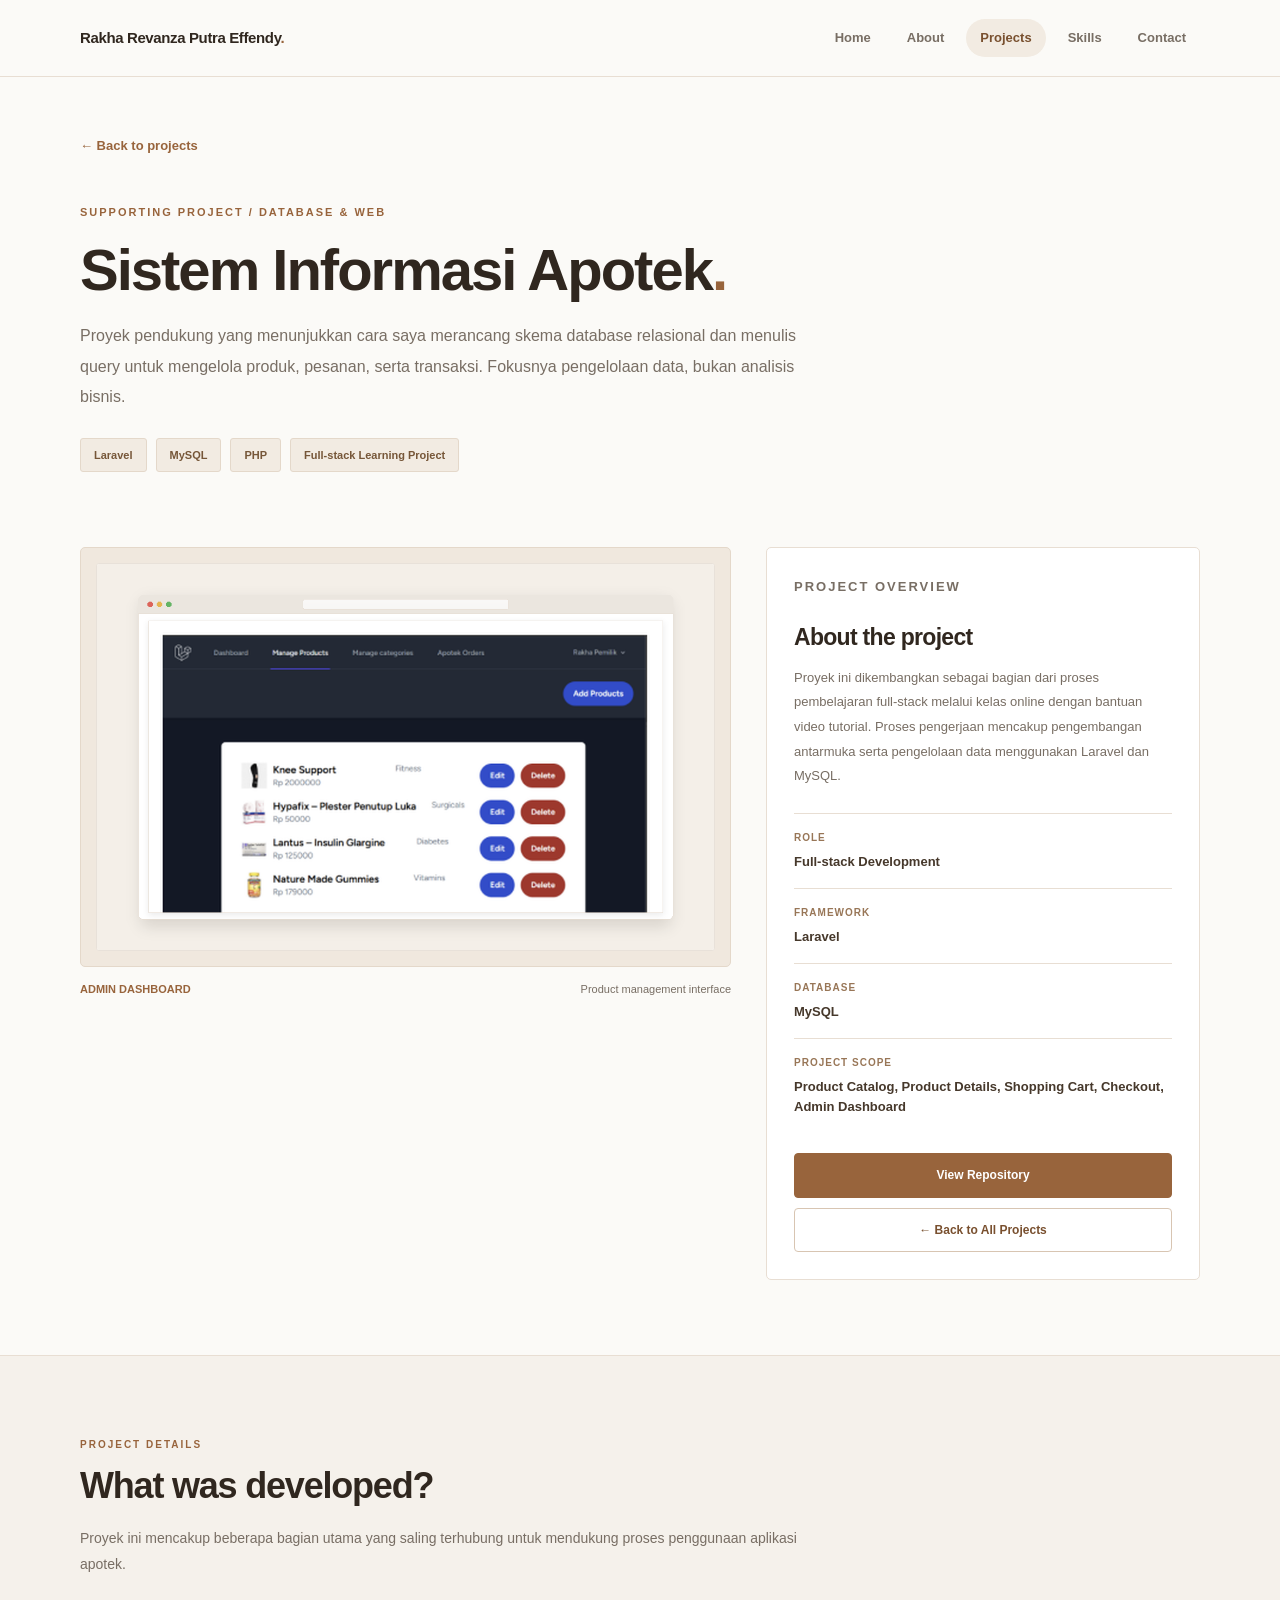
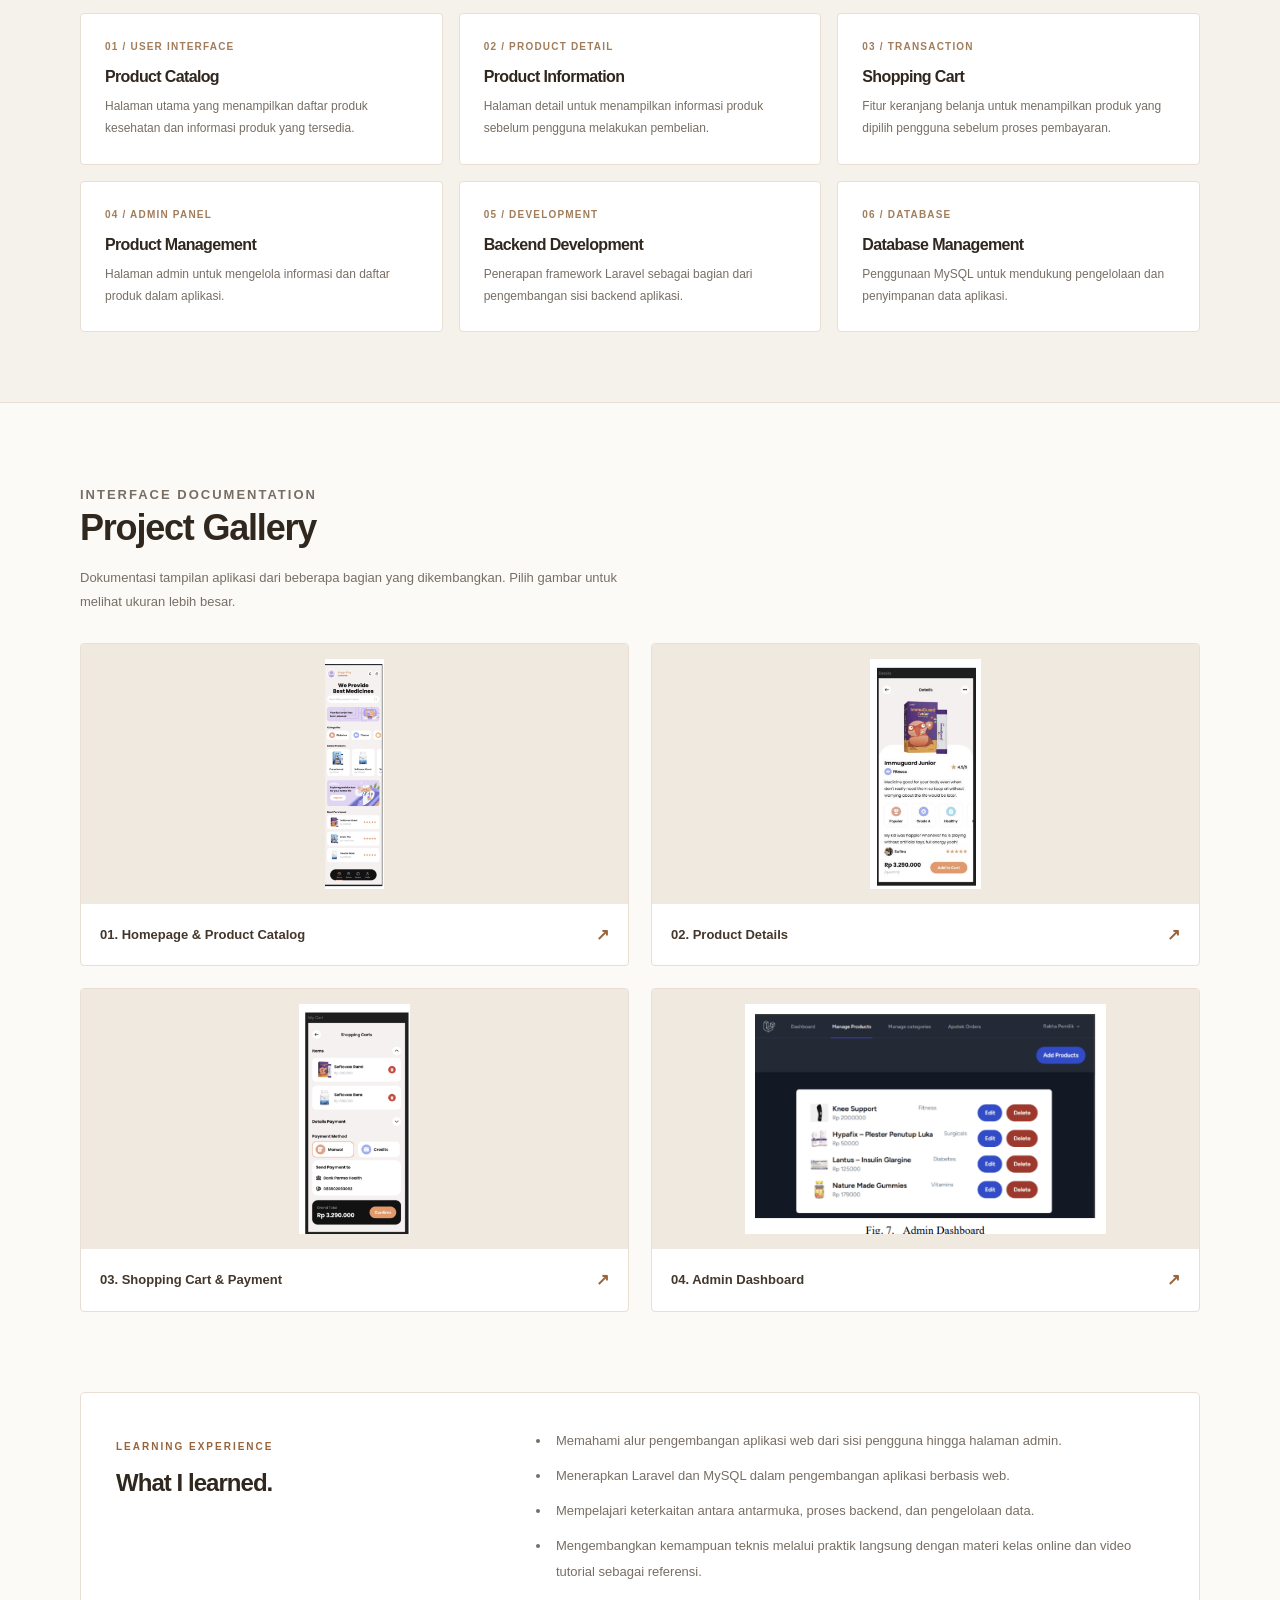
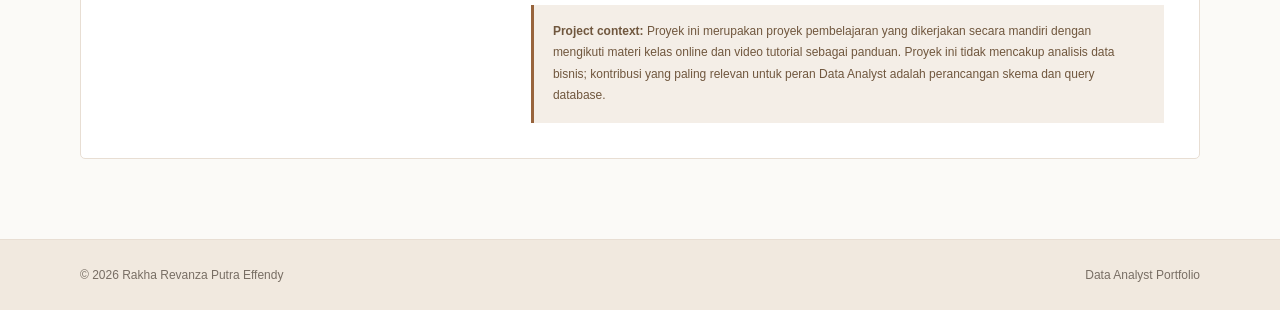
<file: pharmacy.html>
<!doctype html>
<html lang="id">

<head>
  <meta charset="utf-8">
  <meta name="viewport" content="width=device-width, initial-scale=1">

  <meta name="description"
    content="Supporting project: Sistem Informasi Apotek | MySQL database design and Laravel web application by Rakha Revanza Putra Effendy.">

  <meta name="theme-color" content="#fbfaf7">

  <title>Sistem Informasi Apotek | Rakha Revanza</title>

  <link rel="stylesheet" href="assets/style.css">

  <style>

    /* ==================================
       01. PAGE DESIGN
    ================================== */

    :root {
      --p-bg: #fbfaf7;
      --p-white: #ffffff;
      --p-beige: #f2ebe2;
      --p-brown: #98643c;
      --p-brown-dark: #79502f;
      --p-ink: #30271f;
      --p-muted: #786e64;
      --p-line: #e8ded3;
    }

    body.pharmacy-page {
      background: var(--p-bg);
      color: var(--p-ink);
    }

    .pharmacy-page .main {
      background: var(--p-bg);
    }

    .pharmacy-page .wrap {
      width: min(1120px, calc(100% - 64px));
    }


    /* ==================================
       02. HEADER
    ================================== */

    .pharmacy-page .site-header {
      background: rgba(251, 250, 247, .97);
      border-bottom: 1px solid var(--p-line);
      backdrop-filter: blur(12px);
    }

    .pharmacy-page .logo {
      color: var(--p-ink);
      font-weight: 750;
      font-size: 15px;
    }

    .pharmacy-page .logo span {
      color: var(--p-brown);
    }

    .pharmacy-page .menu a {
      color: var(--p-muted);
      font-size: 13px;
    }

    .pharmacy-page .menu a:hover,
    .pharmacy-page .menu a.active {
      color: var(--p-brown-dark);
      background: var(--p-beige);
    }


    /* ==================================
       03. HERO
    ================================== */

    .project-hero {
      padding: 55px 0 45px;
    }

    .project-back {
      display: inline-flex;
      align-items: center;
      gap: 8px;

      margin-bottom: 35px;

      color: var(--p-brown);
      font-size: 13px;
      font-weight: 650;
    }

    .project-back:hover {
      color: var(--p-brown-dark);
    }

    .project-eyebrow {
      margin-bottom: 15px;

      color: var(--p-brown);
      font-size: 11px;
      font-weight: 750;
      letter-spacing: 2px;
      text-transform: uppercase;
    }

    .project-hero h1 {
      max-width: 850px;
      margin: 0 0 18px;

      color: var(--p-ink);
      font-size: clamp(36px, 5vw, 58px);
      line-height: 1.15;
      letter-spacing: -2px;
      font-weight: 750;
    }

    .project-hero h1 span {
      color: var(--p-brown);
    }

    .project-lead {
      max-width: 730px;
      margin: 0;

      color: var(--p-muted);
      font-size: 16px;
      line-height: 1.9;
    }

    .project-tags {
      display: flex;
      flex-wrap: wrap;
      gap: 9px;
      margin-top: 25px;
    }

    .project-tags span {
      padding: 7px 13px;

      color: #765638;
      background: #f2ebe2;

      border: 1px solid #e4d8ca;
      border-radius: 3px;

      font-size: 11px;
      font-weight: 650;
    }


    /* ==================================
       04. MAIN PROJECT OVERVIEW
    ================================== */

    .project-overview {
      display: grid;
      grid-template-columns: 1.2fr .8fr;
      align-items: start;
      gap: 35px;

      padding: 30px 0 75px;
    }

    .main-preview {
      min-width: 0;
    }

    .preview-frame {
      padding: 15px;

      background: #f0e8de;
      border: 1px solid #e4d8ca;
      border-radius: 5px;
    }

    .preview-frame img {
      display: block;
      width: 100%;
      height: auto;
      max-height: 470px;

      object-fit: contain;
      object-position: center;

      background: white;
      border: 1px solid #e8e1d9;
      border-radius: 3px;
    }

    .preview-caption {
      display: flex;
      justify-content: space-between;
      gap: 12px;

      margin-top: 13px;

      color: var(--p-muted);
      font-size: 11px;
    }

    .preview-caption strong {
      color: var(--p-brown);
      font-weight: 700;
    }


    /* OVERVIEW CARD */

    .overview-card {
      padding: 27px;

      background: white;
      border: 1px solid var(--p-line);
      border-radius: 5px;
    }

    .overview-card h2 {
      margin: 0 0 15px;

      color: var(--p-ink);
      font-size: 23px;
      letter-spacing: -.7px;
    }

    .overview-card > p {
      margin: 0 0 24px;

      color: var(--p-muted);
      font-size: 13px;
      line-height: 1.9;
    }

    .detail-row {
      padding: 15px 0;
      border-top: 1px solid var(--p-line);
    }

    .detail-row span {
      display: block;
      margin-bottom: 6px;

      color: #987657;
      font-size: 10px;
      font-weight: 750;
      letter-spacing: 1px;
      text-transform: uppercase;
    }

    .detail-row strong {
      display: block;

      color: #46382b;
      font-size: 13px;
      line-height: 1.6;
      font-weight: 650;
    }

    .overview-actions {
      display: flex;
      flex-direction: column;
      gap: 10px;

      margin-top: 20px;
    }

    .overview-actions .btn {
      width: 100%;
      justify-content: center;
      text-align: center;
      border-radius: 4px;
      font-size: 12px;
    }

    .pharmacy-page .btn.primary {
      color: white;
      background: var(--p-brown);
      border: 1px solid var(--p-brown);
    }

    .pharmacy-page .btn.primary:hover {
      background: var(--p-brown-dark);
    }

    .pharmacy-page .btn.secondary {
      color: var(--p-brown-dark);
      background: transparent;
      border: 1px solid #d8c5b2;
    }

    .pharmacy-page .btn.secondary:hover {
      background: var(--p-beige);
    }


    /* ==================================
       05. PROJECT INFORMATION
    ================================== */

    .project-information {
      padding: 70px 0;
      background: #f5f1eb;
      border-top: 1px solid var(--p-line);
      border-bottom: 1px solid var(--p-line);
    }

    .section-label {
      margin-bottom: 12px;

      color: var(--p-brown);
      font-size: 10px;
      font-weight: 750;
      letter-spacing: 2px;
      text-transform: uppercase;
    }

    .section-title {
      margin: 0 0 18px;

      color: var(--p-ink);
      font-size: clamp(27px, 4vw, 36px);
      letter-spacing: -1.2px;
    }

    .section-description {
      max-width: 720px;
      margin: 0 0 35px;

      color: var(--p-muted);
      font-size: 14px;
      line-height: 1.9;
    }

    .information-grid {
      display: grid;
      grid-template-columns: repeat(3, minmax(0, 1fr));
      gap: 16px;
    }

    .information-card {
      padding: 24px;

      background: white;
      border: 1px solid var(--p-line);
      border-radius: 4px;
    }

    .information-card small {
      display: block;
      margin-bottom: 13px;

      color: #a17d5b;
      font-size: 10px;
      font-weight: 750;
      letter-spacing: 1.2px;
    }

    .information-card h3 {
      margin: 0 0 10px;

      color: var(--p-ink);
      font-size: 16px;
    }

    .information-card p {
      margin: 0;

      color: var(--p-muted);
      font-size: 12px;
      line-height: 1.8;
    }


    /* ==================================
       06. INTERFACE GALLERY
    ================================== */

    .project-gallery {
      padding: 80px 0;
    }

    .gallery-heading {
      display: flex;
      align-items: end;
      justify-content: space-between;
      gap: 20px;

      margin-bottom: 30px;
    }

    .gallery-heading p {
      max-width: 540px;
      margin: 0;

      color: var(--p-muted);
      font-size: 13px;
      line-height: 1.8;
    }

    .gallery-grid {
      display: grid;
      grid-template-columns: repeat(2, minmax(0, 1fr));
      gap: 22px;
    }

    .gallery-item {
      display: block;
      width: 100%;
      padding: 0;
      overflow: hidden;

      text-align: left;
      cursor: zoom-in;

      background: white;
      border: 1px solid var(--p-line);
      border-radius: 4px;
    }

    .gallery-image {
      height: 260px;
      padding: 15px;

      display: flex;
      align-items: center;
      justify-content: center;

      background: #f0e9e0;
      overflow: hidden;
    }

    .gallery-image img {
      width: auto;
      height: auto;
      max-width: 100%;
      max-height: 100%;

      object-fit: contain;
      transition: transform .3s ease;
    }

    .gallery-item:hover .gallery-image img {
      transform: scale(1.025);
    }

    .gallery-caption {
      display: flex;
      align-items: center;
      justify-content: space-between;
      gap: 12px;

      padding: 17px 19px;

      color: #44372b;
      font-size: 13px;
      font-weight: 650;
    }

    .gallery-caption span:last-child {
      color: var(--p-brown);
      font-size: 16px;
    }


    /* ==================================
       07. LEARNING SECTION
    ================================== */

    .learning-section {
      padding: 0 0 80px;
    }

    .learning-card {
      display: grid;
      grid-template-columns: .75fr 1.25fr;
      gap: 35px;

      padding: 35px;

      background: white;
      border: 1px solid var(--p-line);
      border-radius: 5px;
    }

    .learning-card h2 {
      margin: 0;

      color: var(--p-ink);
      font-size: 24px;
      line-height: 1.35;
    }

    .learning-list {
      margin: 0;
      padding-left: 20px;

      color: var(--p-muted);
      font-size: 13px;
      line-height: 2;
    }

    .learning-list li {
      padding-left: 5px;
      margin-bottom: 9px;
    }

    .project-transparency {
      margin-top: 20px;
      padding: 16px 19px;

      color: #70573e;
      background: #f4eee7;
      border-left: 3px solid var(--p-brown);

      font-size: 12px;
      line-height: 1.8;
    }


    /* ==================================
       08. FOOTER
    ================================== */

    .pharmacy-page .footer {
      padding: 25px 0;

      color: var(--p-muted);
      background: #f1e9df;

      border-top: 1px solid var(--p-line);
      font-size: 12px;
    }

    .pharmacy-footer {
      display: flex;
      justify-content: space-between;
      gap: 15px;
    }


    /* ==================================
       09. LIGHTBOX
    ================================== */

    .pharmacy-page .lightbox {
      background: rgba(35, 28, 22, .94);
    }

    .pharmacy-page .lightbox img {
      max-width: 90%;
      max-height: 85vh;
      object-fit: contain;
    }

    .pharmacy-page .lightbox-close {
      color: white;
    }


    /* ==================================
       10. RESPONSIVE
    ================================== */

    @media (max-width: 850px) {

      .project-overview {
        grid-template-columns: 1fr;
      }

      .overview-card {
        max-width: none;
      }

      .information-grid {
        grid-template-columns: repeat(2, minmax(0, 1fr));
      }

      .learning-card {
        grid-template-columns: 1fr;
      }

    }


    @media (max-width: 600px) {

      .pharmacy-page .wrap {
        width: calc(100% - 36px);
      }

      .project-hero {
        padding-top: 38px;
      }

      .project-hero h1 {
        font-size: 37px;
      }

      .project-lead {
        font-size: 14px;
      }

      .project-overview {
        padding-top: 15px;
        gap: 25px;
      }

      .preview-frame {
        padding: 9px;
      }

      .preview-caption {
        flex-direction: column;
      }

      .information-grid,
      .gallery-grid {
        grid-template-columns: 1fr;
      }

      .information-card {
        padding: 20px;
      }

      .gallery-heading {
        align-items: flex-start;
        flex-direction: column;
      }

      .gallery-image {
        height: 220px;
      }

      .learning-card {
        padding: 23px;
      }

      .pharmacy-footer {
        flex-direction: column;
      }

    }

  </style>

</head>


<body class="pharmacy-page">


  <!-- =================================
       HEADER
  ================================== -->

  <header class="site-header">

    <div class="wrap topbar">

      <a class="logo" href="index.html">
        Rakha Revanza Putra Effendy<span>.</span>
      </a>

      <button
        class="toggle"
        data-menu-toggle
        aria-expanded="false"
        aria-label="Buka navigasi">

        ☰ Menu

      </button>

      <nav class="menu" aria-label="Main navigation">

        <a href="index.html">Home</a>

        <a href="about.html">About</a>

        <a href="projects.html" class="active" aria-current="page">
          Projects
        </a>

        <a href="skills.html">Skills</a>

        <a href="contact.html">Contact</a>

      </nav>

    </div>

  </header>



  <main class="main">


    <!-- =================================
         PROJECT INTRODUCTION
    ================================== -->

    <div class="wrap">

      <section class="project-hero reveal">

        <a href="projects.html" class="project-back">
          ← Back to projects
        </a>

        <p class="project-eyebrow">
          SUPPORTING PROJECT / DATABASE & WEB
        </p>

        <h1>
          Sistem Informasi Apotek<span>.</span>
        </h1>

        <p class="project-lead">

          Proyek pendukung yang menunjukkan cara saya
          merancang skema database relasional dan menulis
          query untuk mengelola produk, pesanan, serta
          transaksi. Fokusnya pengelolaan data, bukan
          analisis bisnis.

        </p>

        <div class="project-tags">

          <span>Laravel</span>

          <span>MySQL</span>

          <span>PHP</span>

          <span>Full-stack Learning Project</span>

        </div>

      </section>



      <!-- =================================
           PROJECT OVERVIEW
      ================================== -->

      <section class="project-overview">


        <!-- MAIN SCREENSHOT -->

        <div class="main-preview reveal">

          <div class="preview-frame">

            <img
              src="assets/thumb-pharmacy.png"
              alt="Tampilan halaman admin pengelolaan produk apotek"
              loading="eager">

          </div>

          <div class="preview-caption">

            <strong>ADMIN DASHBOARD</strong>

            <span>Product management interface</span>

          </div>

        </div>



        <!-- PROJECT DETAILS -->

        <aside class="overview-card reveal">

          <p class="project-eyebrow">
            PROJECT OVERVIEW
          </p>

          <h2>About the project</h2>

          <p>

            Proyek ini dikembangkan sebagai bagian dari
            proses pembelajaran full-stack melalui kelas
            online dengan bantuan video tutorial.
            Proses pengerjaan mencakup pengembangan
            antarmuka serta pengelolaan data menggunakan
            Laravel dan MySQL.

          </p>


          <div class="detail-row">

            <span>Role</span>

            <strong>
              Full-stack Development
            </strong>

          </div>


          <div class="detail-row">

            <span>Framework</span>

            <strong>Laravel</strong>

          </div>


          <div class="detail-row">

            <span>Database</span>

            <strong>MySQL</strong>

          </div>


          <div class="detail-row">

            <span>Project Scope</span>

            <strong>
              Product Catalog, Product Details,
              Shopping Cart, Checkout, Admin Dashboard
            </strong>

          </div>


          <div class="overview-actions">

            <a
              class="btn primary"
              href="https://github.com/revanzarakha/pharmacy-laravel"
              target="_blank"
              rel="noopener">

              View Repository

            </a>

            <a
              class="btn secondary"
              href="projects.html">

              ← Back to All Projects

            </a>

          </div>

        </aside>

      </section>

    </div>



    <!-- =================================
         PROJECT SCOPE
    ================================== -->

    <section class="project-information">

      <div class="wrap">

        <p class="section-label">
          PROJECT DETAILS
        </p>

        <h2 class="section-title">
          What was developed?
        </h2>

        <p class="section-description">

          Proyek ini mencakup beberapa bagian utama
          yang saling terhubung untuk mendukung
          proses penggunaan aplikasi apotek.

        </p>


        <div class="information-grid">


          <article class="information-card">

            <small>01 / USER INTERFACE</small>

            <h3>Product Catalog</h3>

            <p>
              Halaman utama yang menampilkan daftar
              produk kesehatan dan informasi produk
              yang tersedia.
            </p>

          </article>


          <article class="information-card">

            <small>02 / PRODUCT DETAIL</small>

            <h3>Product Information</h3>

            <p>
              Halaman detail untuk menampilkan
              informasi produk sebelum pengguna
              melakukan pembelian.
            </p>

          </article>


          <article class="information-card">

            <small>03 / TRANSACTION</small>

            <h3>Shopping Cart</h3>

            <p>
              Fitur keranjang belanja untuk
              menampilkan produk yang dipilih
              pengguna sebelum proses pembayaran.
            </p>

          </article>


          <article class="information-card">

            <small>04 / ADMIN PANEL</small>

            <h3>Product Management</h3>

            <p>
              Halaman admin untuk mengelola
              informasi dan daftar produk
              dalam aplikasi.
            </p>

          </article>


          <article class="information-card">

            <small>05 / DEVELOPMENT</small>

            <h3>Backend Development</h3>

            <p>
              Penerapan framework Laravel
              sebagai bagian dari pengembangan
              sisi backend aplikasi.
            </p>

          </article>


          <article class="information-card">

            <small>06 / DATABASE</small>

            <h3>Database Management</h3>

            <p>
              Penggunaan MySQL untuk mendukung
              pengelolaan dan penyimpanan
              data aplikasi.
            </p>

          </article>


        </div>

      </div>

    </section>



    <!-- =================================
         SCREENSHOT GALLERY
    ================================== -->

    <section class="project-gallery">

      <div class="wrap">


        <div class="gallery-heading">

          <div>

            <p class="section-label">
              INTERFACE DOCUMENTATION
            </p>

            <h2 class="section-title">
              Project Gallery
            </h2>

            <p>
              Dokumentasi tampilan aplikasi dari
              beberapa bagian yang dikembangkan.
              Pilih gambar untuk melihat ukuran lebih besar.
            </p>

          </div>

        </div>



        <div class="gallery-grid">


          <!-- HOME -->

          <button
            type="button"
            class="gallery-item"
            data-zoom="assets/pharmacy-home.png"
            data-alt="Halaman utama dan katalog produk">

            <div class="gallery-image">

              <img
                src="assets/pharmacy-home.png"
                alt="Halaman utama dan katalog produk"
                loading="lazy">

            </div>

            <div class="gallery-caption">

              <span>01. Homepage & Product Catalog</span>

              <span>↗</span>

            </div>

          </button>



          <!-- DETAIL -->

          <button
            type="button"
            class="gallery-item"
            data-zoom="assets/pharmacy-detail.png"
            data-alt="Halaman detail produk">

            <div class="gallery-image">

              <img
                src="assets/pharmacy-detail.png"
                alt="Halaman detail produk"
                loading="lazy">

            </div>

            <div class="gallery-caption">

              <span>02. Product Details</span>

              <span>↗</span>

            </div>

          </button>



          <!-- CART -->

          <button
            type="button"
            class="gallery-item"
            data-zoom="assets/pharmacy-cart.png"
            data-alt="Keranjang belanja dan pembayaran">

            <div class="gallery-image">

              <img
                src="assets/pharmacy-cart.png"
                alt="Keranjang belanja dan pembayaran"
                loading="lazy">

            </div>

            <div class="gallery-caption">

              <span>03. Shopping Cart & Payment</span>

              <span>↗</span>

            </div>

          </button>



          <!-- ADMIN -->

          <button
            type="button"
            class="gallery-item"
            data-zoom="assets/pharmacy-admin.png"
            data-alt="Dashboard admin dan pengelolaan produk">

            <div class="gallery-image">

              <img
                src="assets/pharmacy-admin.png"
                alt="Dashboard admin dan pengelolaan produk"
                loading="lazy">

            </div>

            <div class="gallery-caption">

              <span>04. Admin Dashboard</span>

              <span>↗</span>

            </div>

          </button>


        </div>

      </div>

    </section>



    <!-- =================================
         LEARNING EXPERIENCE
    ================================== -->

    <section class="learning-section">

      <div class="wrap">

        <div class="learning-card">


          <div>

            <p class="section-label">
              LEARNING EXPERIENCE
            </p>

            <h2>
              What I learned.
            </h2>

          </div>


          <div>

            <ul class="learning-list">

              <li>
                Memahami alur pengembangan aplikasi web
                dari sisi pengguna hingga halaman admin.
              </li>

              <li>
                Menerapkan Laravel dan MySQL dalam
                pengembangan aplikasi berbasis web.
              </li>

              <li>
                Mempelajari keterkaitan antara antarmuka,
                proses backend, dan pengelolaan data.
              </li>

              <li>
                Mengembangkan kemampuan teknis melalui
                praktik langsung dengan materi kelas online
                dan video tutorial sebagai referensi.
              </li>

            </ul>


            <div class="project-transparency">

              <strong>Project context:</strong>

              Proyek ini merupakan proyek pembelajaran
              yang dikerjakan secara mandiri dengan
              mengikuti materi kelas online dan video
              tutorial sebagai panduan. Proyek ini tidak
              mencakup analisis data bisnis; kontribusi
              yang paling relevan untuk peran Data Analyst
              adalah perancangan skema dan query database.

            </div>

          </div>


        </div>

      </div>

    </section>


  </main>



  <!-- =================================
       FOOTER
  ================================== -->

  <footer class="footer">

    <div class="wrap pharmacy-footer">

      <span>
        © 2026 Rakha Revanza Putra Effendy
      </span>

      <span>
        Data Analyst Portfolio
      </span>

    </div>

  </footer>



  <!-- =================================
       IMAGE LIGHTBOX
  ================================== -->

  <div
    class="lightbox"
    id="lightbox"
    role="dialog"
    aria-modal="true"
    aria-label="Project image preview">

    <button
      class="lightbox-close"
      type="button"
      aria-label="Close preview">

      ×

    </button>

    <img alt="">

  </div>



  <!-- JAVASCRIPT -->

  <script src="assets/app.js"></script>

</body>
</html>
</file>
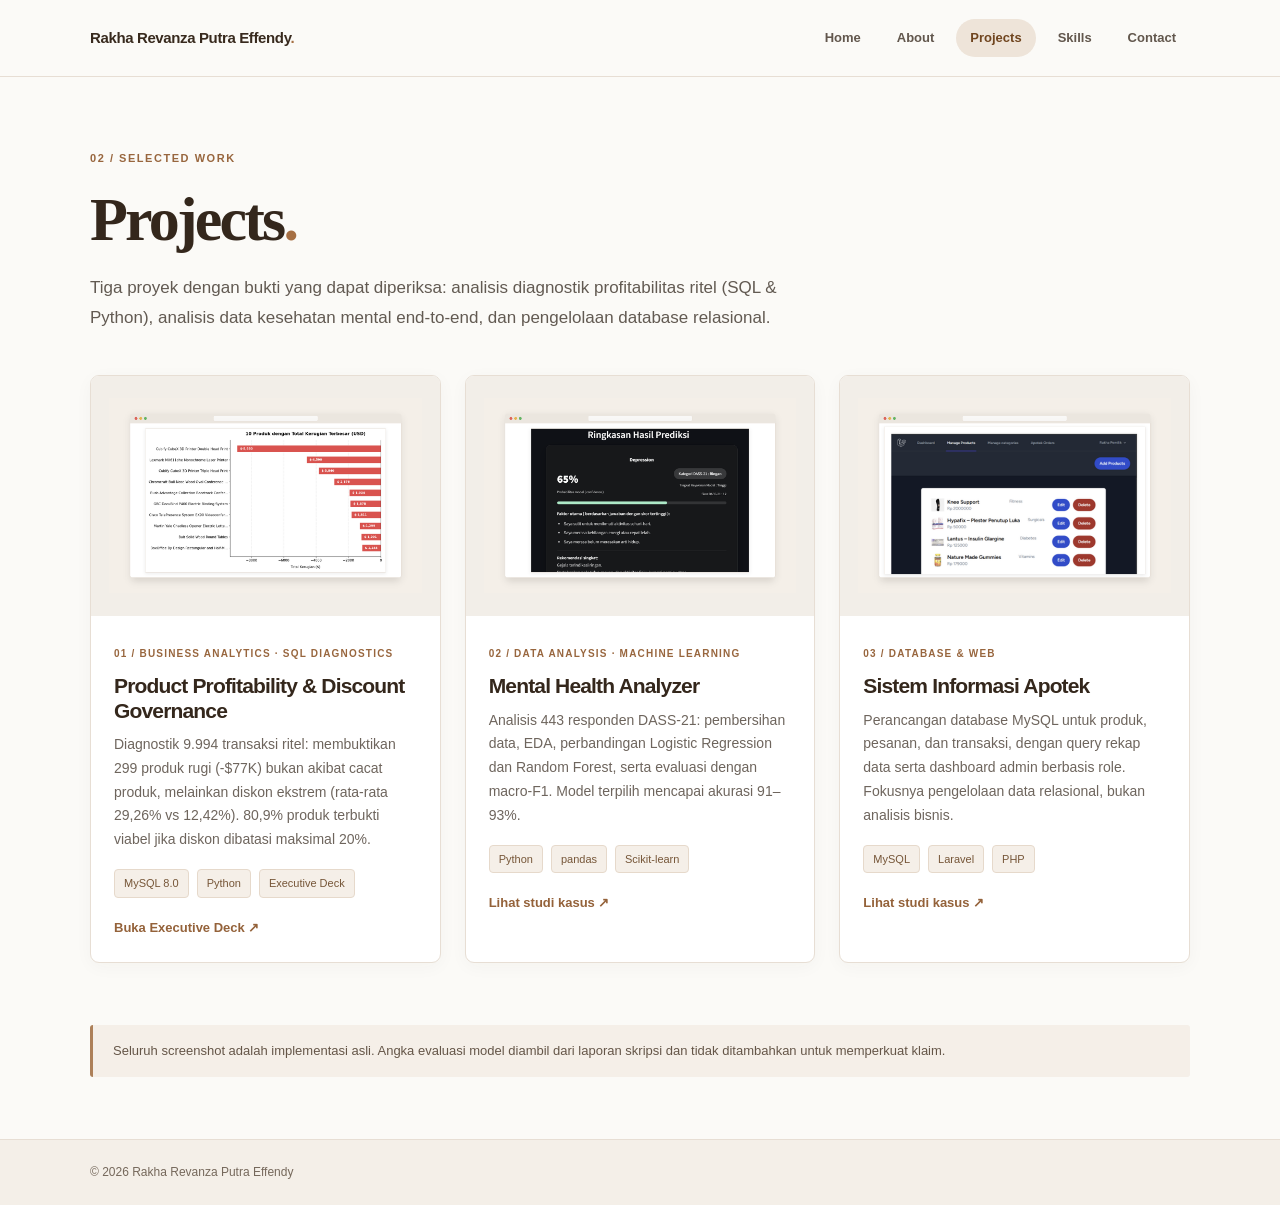
<file: projects.html>
<!doctype html>
<html lang="id">

<head>
  <meta charset="utf-8">
  <meta name="viewport" content="width=device-width, initial-scale=1">

  <meta name="description"
    content="Data analysis and database projects by Rakha Revanza Putra Effendy | DASS-21 analysis and pharmacy database.">

  <meta name="theme-color" content="#fbfaf7">

  <title>Projects | Rakha Revanza Putra Effendy</title>

  <link rel="stylesheet" href="assets/style.css">
</head>


<body>

  <header class="site-header">

    <div class="wrap topbar">

      <a class="logo" href="index.html">
        Rakha Revanza Putra Effendy<span>.</span>
      </a>

      <button
        class="toggle"
        data-menu-toggle
        aria-expanded="false"
        aria-label="Buka navigasi">

        ☰ Menu

      </button>

      <nav class="menu" aria-label="Main navigation">

        <a href="index.html">Home</a>

        <a href="about.html">About</a>

        <a href="projects.html" class="active" aria-current="page">
          Projects
        </a>

        <a href="skills.html">Skills</a>

        <a href="contact.html">Contact</a>

      </nav>

    </div>

  </header>



  <main class="main">

    <div class="wrap">


      <section class="page-top reveal">

        <p class="eyebrow">
          02 / Selected work
        </p>

        <h1>
          Projects<span>.</span>
        </h1>

        <p class="lead">
          Tiga proyek dengan bukti yang dapat diperiksa: analisis diagnostik
          profitabilitas ritel (SQL & Python), analisis data kesehatan mental
          end-to-end, dan pengelolaan database relasional.
        </p>

      </section>



      <div class="project-grid">


        <!-- PROJECT 01 -->

        <article class="card reveal">

          <a href="product-profitability-dashboard.html"
             aria-label="Lihat executive briefing Product Profitability & Discount Governance">

            <div class="visual">

              <img
                src="assets/thumb-retail.png"
                alt="Visualisasi 10 Produk Rugi Terbesar - Retail Profitability Analysis">

            </div>

            <div class="body">

              <small>01 / Business Analytics &middot; SQL Diagnostics</small>

              <h3>Product Profitability & Discount Governance</h3>

              <p>
                Diagnostik 9.994 transaksi ritel: membuktikan 299 produk rugi (-$77K)
                bukan akibat cacat produk, melainkan diskon ekstrem (rata-rata 29,26% vs 12,42%).
                80,9% produk terbukti viabel jika diskon dibatasi maksimal 20%.
              </p>

              <div class="chips">

                <span class="chip">MySQL 8.0</span>
                <span class="chip">Python</span>
                <span class="chip">Executive Deck</span>

              </div>

              <span class="text-link">
                Buka Executive Deck ↗
              </span>

            </div>

          </a>

        </article>



        <!-- PROJECT 02 -->

        <article class="card reveal">

          <a href="mental-health.html"
             aria-label="Lihat studi kasus Mental Health Analyzer">

            <div class="visual">

              <img
                src="assets/thumb-mental.png"
                alt="Ringkasan Hasil Prediksi Mental Health Analyzer - Evaluasi Model ML">

            </div>

            <div class="body">

              <small>02 / Data analysis · Machine learning</small>

              <h3>Mental Health Analyzer</h3>

              <p>
                Analisis 443 responden DASS-21: pembersihan data,
                EDA, perbandingan Logistic Regression dan Random
                Forest, serta evaluasi dengan macro-F1. Model
                terpilih mencapai akurasi 91–93%.
              </p>

              <div class="chips">

                <span class="chip">Python</span>
                <span class="chip">pandas</span>
                <span class="chip">Scikit-learn</span>

              </div>

              <span class="text-link">
                Lihat studi kasus ↗
              </span>

            </div>

          </a>

        </article>



        <!-- PROJECT 03 -->

        <article class="card reveal">

          <a href="pharmacy.html"
             aria-label="Lihat detail Sistem Informasi Apotek">

            <div class="visual">

              <img
                src="assets/thumb-pharmacy.png"
                alt="Dashboard admin Sistem Informasi Apotek - Skema Relasional">

            </div>

            <div class="body">

              <small>03 / Database & web</small>

              <h3>Sistem Informasi Apotek</h3>

              <p>
                Perancangan database MySQL untuk produk, pesanan,
                dan transaksi, dengan query rekap data serta
                dashboard admin berbasis role. Fokusnya
                pengelolaan data relasional, bukan analisis bisnis.
              </p>

              <div class="chips">

                <span class="chip">MySQL</span>
                <span class="chip">Laravel</span>
                <span class="chip">PHP</span>

              </div>

              <span class="text-link">
                Lihat studi kasus ↗
              </span>

            </div>

          </a>

        </article>


      </div>



      <div class="section">

        <div class="notice">
          Seluruh screenshot adalah implementasi asli. Angka
          evaluasi model diambil dari laporan skripsi dan tidak
          ditambahkan untuk memperkuat klaim.
        </div>

      </div>


    </div>

  </main>



  <footer class="footer">

    <div class="wrap">
      <span>© 2026 Rakha Revanza Putra Effendy</span>
    </div>

  </footer>



  <script src="assets/app.js"></script>

</body>

</html>
</file>
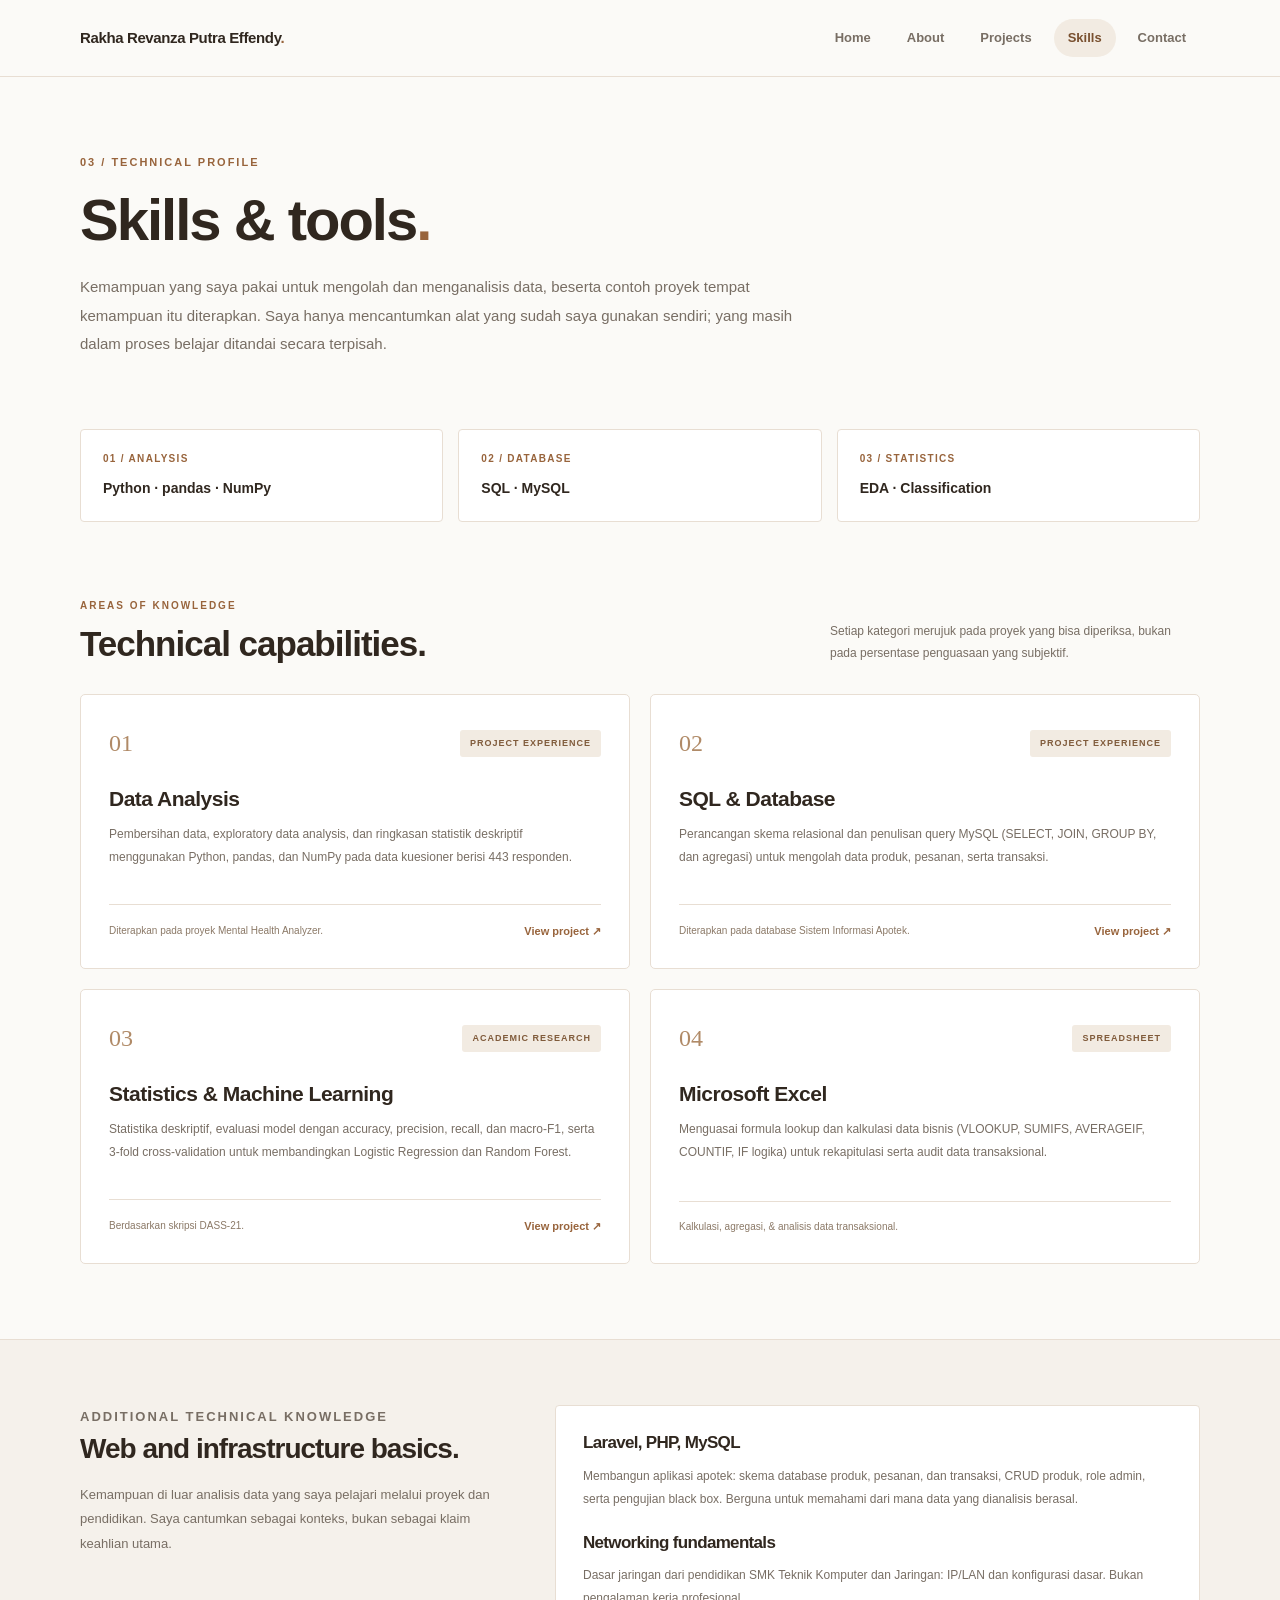
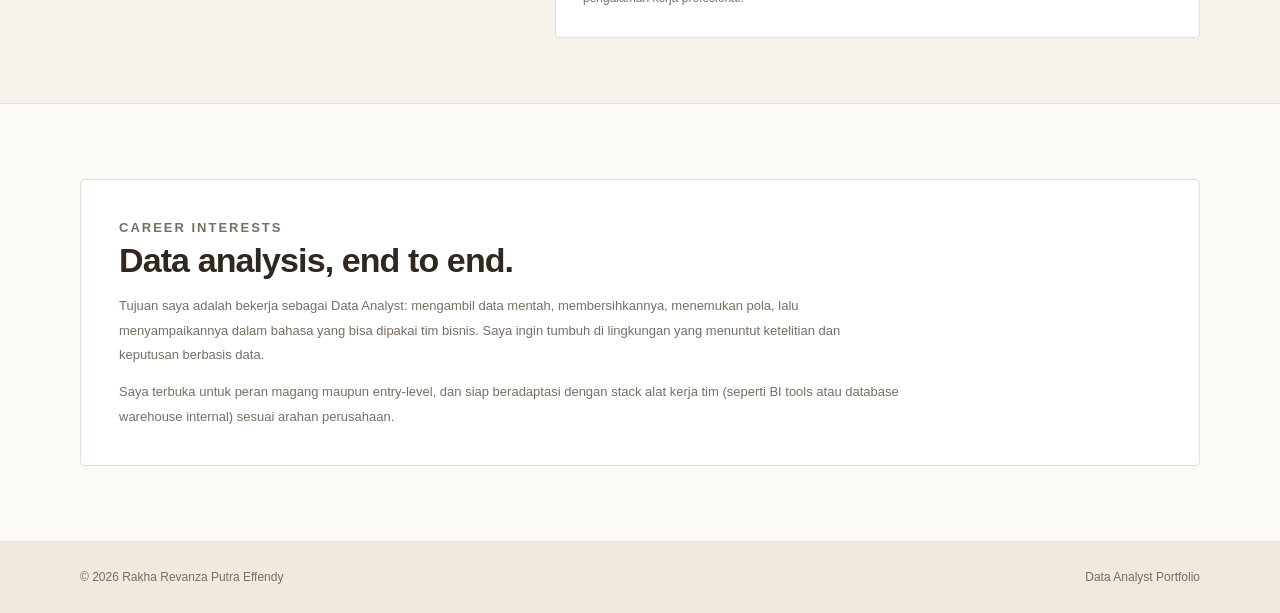
<file: skills.html>
<!doctype html>
<html lang="id">

<head>
  <meta charset="utf-8">
  <meta name="viewport" content="width=device-width, initial-scale=1">

  <meta name="description"
    content="Data analysis skills of Rakha Revanza Putra Effendy | Python, pandas, SQL, statistics and machine learning.">

  <meta name="theme-color" content="#fbfaf7">

  <title>Skills | Rakha Revanza Putra Effendy</title>

  <link rel="stylesheet" href="assets/style.css">

  <style>

    /* ==================================
       01. DESIGN SYSTEM
    ================================== */

    :root {
      --s-bg: #fbfaf7;
      --s-white: #ffffff;
      --s-beige: #f2ebe2;
      --s-brown: #98643c;
      --s-brown-dark: #79502f;
      --s-ink: #30271f;
      --s-muted: #786e64;
      --s-line: #e8ded3;
    }

    body.skills-page {
      background: var(--s-bg);
      color: var(--s-ink);
    }

    .skills-page .main {
      background: var(--s-bg);
    }

    .skills-page .wrap {
      width: min(1120px, calc(100% - 64px));
    }


    /* ==================================
       02. HEADER
    ================================== */

    .skills-page .site-header {
      background: rgba(251, 250, 247, .97);
      border-bottom: 1px solid var(--s-line);
      backdrop-filter: blur(12px);
    }

    .skills-page .logo {
      color: var(--s-ink);
      font-size: 15px;
      font-weight: 750;
    }

    .skills-page .logo span {
      color: var(--s-brown);
    }

    .skills-page .menu a {
      color: var(--s-muted);
      font-size: 13px;
    }

    .skills-page .menu a:hover,
    .skills-page .menu a.active {
      color: var(--s-brown-dark);
      background: var(--s-beige);
    }


    /* ==================================
       03. PAGE INTRODUCTION
    ================================== */

    .skills-hero {
      padding: 65px 0 45px;
    }

    .skills-eyebrow {
      margin-bottom: 15px;

      color: var(--s-brown);
      font-size: 11px;
      font-weight: 750;
      letter-spacing: 2px;
      text-transform: uppercase;
    }

    .skills-hero h1 {
      margin: 0 0 20px;

      color: var(--s-ink);
      font-size: clamp(38px, 5vw, 58px);
      line-height: 1.15;
      letter-spacing: -2px;
      font-weight: 750;
    }

    .skills-hero h1 span {
      color: var(--s-brown);
    }

    .skills-lead {
      max-width: 730px;
      margin: 0;

      color: var(--s-muted);
      font-size: 15px;
      line-height: 1.9;
    }


    /* ==================================
       04. SKILL OVERVIEW
    ================================== */

    .skills-summary {
      display: grid;
      grid-template-columns: repeat(3, 1fr);
      gap: 15px;

      margin: 25px 0 65px;
    }

    .summary-item {
      padding: 20px 22px;

      background: white;
      border: 1px solid var(--s-line);
      border-radius: 4px;
    }

    .summary-item small {
      display: block;
      margin-bottom: 8px;

      color: var(--s-brown);
      font-size: 10px;
      font-weight: 750;
      letter-spacing: 1.3px;
      text-transform: uppercase;
    }

    .summary-item strong {
      color: var(--s-ink);
      font-size: 14px;
      font-weight: 650;
    }


    /* ==================================
       05. SKILLS SECTION
    ================================== */

    .skills-section {
      padding-bottom: 75px;
    }

    .section-heading {
      display: flex;
      justify-content: space-between;
      align-items: end;
      gap: 20px;

      margin-bottom: 30px;
    }

    .section-label {
      margin-bottom: 10px;

      color: var(--s-brown);
      font-size: 10px;
      font-weight: 750;
      letter-spacing: 2px;
      text-transform: uppercase;
    }

    .section-heading h2 {
      margin: 0;

      color: var(--s-ink);
      font-size: clamp(26px, 4vw, 35px);
      letter-spacing: -1px;
    }

    .section-heading > p {
      max-width: 370px;
      margin: 0;

      color: var(--s-muted);
      font-size: 12px;
      line-height: 1.8;
    }


    /* ==================================
       06. SKILL CARDS
    ================================== */

    .skills-grid {
      display: grid;
      grid-template-columns: repeat(2, minmax(0, 1fr));
      gap: 20px;
    }

    .skill-card {
      position: relative;
      display: flex;
      flex-direction: column;

      min-height: 275px;
      padding: 28px;

      background: white;
      border: 1px solid var(--s-line);
      border-radius: 5px;

      transition:
        transform .25s ease,
        box-shadow .25s ease,
        border-color .25s ease;
    }

    .skill-card:hover {
      transform: translateY(-3px);
      border-color: #d7c4af;
      box-shadow: 0 10px 25px rgba(74, 52, 32, .06);
    }

    .skill-card-top {
      display: flex;
      justify-content: space-between;
      align-items: center;
      gap: 12px;

      margin-bottom: 23px;
    }

    .skill-number {
      color: #b08a67;
      font-family: Georgia, serif;
      font-size: 24px;
    }

    .skill-type {
      padding: 6px 10px;

      color: #805b3b;
      background: var(--s-beige);
      border-radius: 3px;

      font-size: 9px;
      font-weight: 750;
      letter-spacing: 1px;
      text-transform: uppercase;
    }

    .skill-card h3 {
      margin: 0 0 12px;

      color: var(--s-ink);
      font-size: 21px;
      letter-spacing: -.5px;
    }

    .skill-description {
      margin: 0 0 22px;

      color: var(--s-muted);
      font-size: 12px;
      line-height: 1.85;
    }


    /* CARD FOOTER */

    .skill-card-footer {
      display: flex;
      justify-content: space-between;
      align-items: center;
      gap: 12px;

      margin-top: auto;
      padding-top: 17px;

      border-top: 1px solid var(--s-line);
    }

    .skill-card-footer p {
      margin: 0;

      color: #8b7967;
      font-size: 10px;
      line-height: 1.6;
    }

    .skill-card-footer a {
      flex-shrink: 0;

      color: var(--s-brown);
      font-size: 11px;
      font-weight: 700;
    }

    .skill-card-footer a:hover {
      color: var(--s-brown-dark);
    }


    /* ==================================
       07. ADDITIONAL INFORMATION
    ================================== */

    .skills-note-section {
      padding: 65px 0;

      background: #f5f1eb;
      border-top: 1px solid var(--s-line);
      border-bottom: 1px solid var(--s-line);
    }

    .note-grid {
      display: grid;
      grid-template-columns: .8fr 1.2fr;
      gap: 45px;
      align-items: start;
    }

    .note-heading h2 {
      margin: 0 0 15px;

      color: var(--s-ink);
      font-size: 28px;
      letter-spacing: -1px;
      line-height: 1.35;
    }

    .note-heading p {
      margin: 0;

      color: var(--s-muted);
      font-size: 13px;
      line-height: 1.9;
    }

    .note-content {
      padding: 27px;

      background: white;
      border: 1px solid var(--s-line);
      border-radius: 4px;
    }

    .note-content h3 {
      margin: 0 0 12px;

      color: var(--s-ink);
      font-size: 17px;
    }

    .note-content h3:not(:first-child) {
      margin-top: 22px;
    }

    .note-content p {
      margin: 0;

      color: var(--s-muted);
      font-size: 12px;
      line-height: 1.9;
    }

    .note-content p + p {
      margin-top: 13px;
    }


    /* ==================================
       08. CAREER INTERESTS
    ================================== */

    .career-section {
      padding: 75px 0;
    }

    .career-card {
      padding: 36px 38px;

      background: white;
      border: 1px solid var(--s-line);
      border-radius: 5px;
    }

    .career-card h2 {
      margin: 0 0 14px;

      color: var(--s-ink);
      font-size: clamp(26px, 3.4vw, 34px);
      letter-spacing: -.9px;
    }

    .career-card p {
      max-width: 780px;
      margin: 0;

      color: var(--s-muted);
      font-size: 13px;
      line-height: 1.9;
    }

    .career-card p + p {
      margin-top: 12px;
    }


    /* ==================================
       09. FOOTER
    ================================== */

    .skills-page .footer {
      padding: 25px 0;

      color: var(--s-muted);
      background: #f1e9df;

      border-top: 1px solid var(--s-line);
      font-size: 12px;
    }

    .skills-footer {
      display: flex;
      justify-content: space-between;
      gap: 15px;
    }


    /* ==================================
       10. RESPONSIVE
    ================================== */

    @media (max-width: 850px) {

      .skills-summary {
        grid-template-columns: repeat(2, 1fr);
      }

      .note-grid {
        grid-template-columns: 1fr;
        gap: 25px;
      }

    }


    @media (max-width: 600px) {

      .skills-page .wrap {
        width: calc(100% - 36px);
      }

      .skills-hero {
        padding-top: 42px;
      }

      .skills-hero h1 {
        font-size: 39px;
      }

      .skills-lead {
        font-size: 13px;
      }

      .skills-summary {
        grid-template-columns: 1fr;
        margin-bottom: 50px;
      }

      .summary-item {
        padding: 16px 19px;
      }

      .section-heading {
        align-items: flex-start;
        flex-direction: column;
      }

      .skills-grid {
        grid-template-columns: 1fr;
      }

      .skill-card {
        min-height: auto;
        padding: 23px;
      }

      .note-grid {
        gap: 22px;
      }

      .note-content {
        padding: 22px;
      }

      .career-card {
        padding: 23px;
      }

      .skills-footer {
        flex-direction: column;
      }

    }

  </style>

</head>


<body class="skills-page">


  <!-- ==================================
       HEADER
  =================================== -->

  <header class="site-header">

    <div class="wrap topbar">

      <a class="logo" href="index.html">
        Rakha Revanza Putra Effendy<span>.</span>
      </a>

      <button
        class="toggle"
        data-menu-toggle
        aria-expanded="false"
        aria-label="Buka navigasi">

        ☰ Menu

      </button>

      <nav class="menu" aria-label="Main navigation">

        <a href="index.html">Home</a>

        <a href="about.html">About</a>

        <a href="projects.html">Projects</a>

        <a href="skills.html" class="active" aria-current="page">
          Skills
        </a>

        <a href="contact.html">Contact</a>

      </nav>

    </div>

  </header>



  <main class="main">


    <!-- ==================================
         PAGE INTRODUCTION
    =================================== -->

    <div class="wrap">

      <section class="skills-hero reveal">

        <p class="skills-eyebrow">
          03 / TECHNICAL PROFILE
        </p>

        <h1>
          Skills & tools<span>.</span>
        </h1>

        <p class="skills-lead">

          Kemampuan yang saya pakai untuk mengolah dan
          menganalisis data, beserta contoh proyek tempat
          kemampuan itu diterapkan. Saya hanya mencantumkan
          alat yang sudah saya gunakan sendiri; yang masih
          dalam proses belajar ditandai secara terpisah.

        </p>

      </section>



      <!-- ==================================
           SKILL SUMMARY
      =================================== -->

      <section class="skills-summary reveal">

        <div class="summary-item">

          <small>01 / Analysis</small>

          <strong>Python · pandas · NumPy</strong>

        </div>


        <div class="summary-item">

          <small>02 / Database</small>

          <strong>SQL · MySQL</strong>

        </div>


        <div class="summary-item">

          <small>03 / Statistics</small>

          <strong>EDA · Classification</strong>

        </div>

      </section>



      <!-- ==================================
           SKILLS CATEGORIES
      =================================== -->

      <section class="skills-section">


        <div class="section-heading">

          <div>

            <p class="section-label">
              AREAS OF KNOWLEDGE
            </p>

            <h2>Technical capabilities.</h2>

          </div>

          <p>

            Setiap kategori merujuk pada proyek yang bisa
            diperiksa, bukan pada persentase penguasaan
            yang subjektif.

          </p>

        </div>



        <div class="skills-grid">


          <!-- SKILL 01 -->

          <article class="skill-card reveal">

            <div class="skill-card-top">

              <span class="skill-number">01</span>

              <span class="skill-type">
                Project experience
              </span>

            </div>


            <h3>Data Analysis</h3>

            <p class="skill-description">

              Pembersihan data, exploratory data analysis,
              dan ringkasan statistik deskriptif menggunakan
              Python, pandas, dan NumPy pada data kuesioner
              berisi 443 responden.

            </p>


            <div class="skill-card-footer">

              <p>
                Diterapkan pada proyek Mental Health Analyzer.
              </p>

              <a href="mental-health.html">
                View project ↗
              </a>

            </div>

          </article>



          <!-- SKILL 02 -->

          <article class="skill-card reveal">

            <div class="skill-card-top">

              <span class="skill-number">02</span>

              <span class="skill-type">
                Project experience
              </span>

            </div>


            <h3>SQL & Database</h3>

            <p class="skill-description">

              Perancangan skema relasional dan penulisan
              query MySQL (SELECT, JOIN, GROUP BY, dan
              agregasi) untuk mengolah data produk, pesanan,
              serta transaksi.

            </p>


            <div class="skill-card-footer">

              <p>
                Diterapkan pada database Sistem Informasi Apotek.
              </p>

              <a href="pharmacy.html">
                View project ↗
              </a>

            </div>

          </article>



          <!-- SKILL 03 -->

          <article class="skill-card reveal">

            <div class="skill-card-top">

              <span class="skill-number">03</span>

              <span class="skill-type">
                Academic research
              </span>

            </div>


            <h3>Statistics & Machine Learning</h3>

            <p class="skill-description">

              Statistika deskriptif, evaluasi model dengan
              accuracy, precision, recall, dan macro-F1,
              serta 3-fold cross-validation untuk
              membandingkan Logistic Regression dan
              Random Forest.

            </p>


            <div class="skill-card-footer">

              <p>
                Berdasarkan skripsi DASS-21.
              </p>

              <a href="mental-health.html">
                View project ↗
              </a>

            </div>

          </article>



          <!-- SKILL 04 -->

          <article class="skill-card reveal">

            <div class="skill-card-top">

              <span class="skill-number">04</span>

              <span class="skill-type">
                Spreadsheet
              </span>

            </div>


            <h3>Microsoft Excel</h3>

            <p class="skill-description">

              Menguasai formula lookup dan kalkulasi data bisnis
              (VLOOKUP, SUMIFS, AVERAGEIF, COUNTIF, IF logika)
              untuk rekapitulasi serta audit data transaksional.

            </p>


            <div class="skill-card-footer">

              <p>
                Kalkulasi, agregasi, & analisis data transaksional.
              </p>

              <span></span>

            </div>

          </article>


        </div>

      </section>

    </div>



    <!-- ==================================
         SKILL DEVELOPMENT APPROACH
    =================================== -->

    <section class="skills-note-section">

      <div class="wrap">

        <div class="note-grid">


          <div class="note-heading">

            <p class="section-label">
              ADDITIONAL TECHNICAL KNOWLEDGE
            </p>

            <h2>
              Web and infrastructure basics.
            </h2>

            <p>

              Kemampuan di luar analisis data yang saya
              pelajari melalui proyek dan pendidikan.
              Saya cantumkan sebagai konteks, bukan
              sebagai klaim keahlian utama.

            </p>

          </div>



          <div class="note-content">

            <h3>Laravel, PHP, MySQL</h3>

            <p>

              Membangun aplikasi apotek: skema database
              produk, pesanan, dan transaksi, CRUD produk,
              role admin, serta pengujian black box.
              Berguna untuk memahami dari mana data yang
              dianalisis berasal.

            </p>

            <h3>Networking fundamentals</h3>

            <p>

              Dasar jaringan dari pendidikan SMK Teknik
              Komputer dan Jaringan: IP/LAN dan konfigurasi
              dasar. Bukan pengalaman kerja profesional.

            </p>

          </div>


        </div>

      </div>

    </section>



    <!-- ==================================
         CAREER INTERESTS
    =================================== -->

    <section class="career-section">

      <div class="wrap">

        <div class="career-card reveal">

          <p class="section-label">
            CAREER INTERESTS
          </p>

          <h2>Data analysis, end to end.</h2>

          <p>

            Tujuan saya adalah bekerja sebagai Data Analyst:
            mengambil data mentah, membersihkannya, menemukan
            pola, lalu menyampaikannya dalam bahasa yang bisa
            dipakai tim bisnis. Saya ingin tumbuh di lingkungan
            yang menuntut ketelitian dan keputusan berbasis data.

          </p>

          <p>

            Saya terbuka untuk peran magang maupun entry-level,
            dan siap beradaptasi dengan stack alat kerja tim (seperti
            BI tools atau database warehouse internal) sesuai
            arahan perusahaan.

          </p>

        </div>

      </div>

    </section>


  </main>



  <!-- ==================================
       FOOTER
  =================================== -->

  <footer class="footer">

    <div class="wrap skills-footer">

      <span>
        © 2026 Rakha Revanza Putra Effendy
      </span>

      <span>
        Data Analyst Portfolio
      </span>

    </div>

  </footer>



  <script src="assets/app.js"></script>

</body>

</html>
</file>
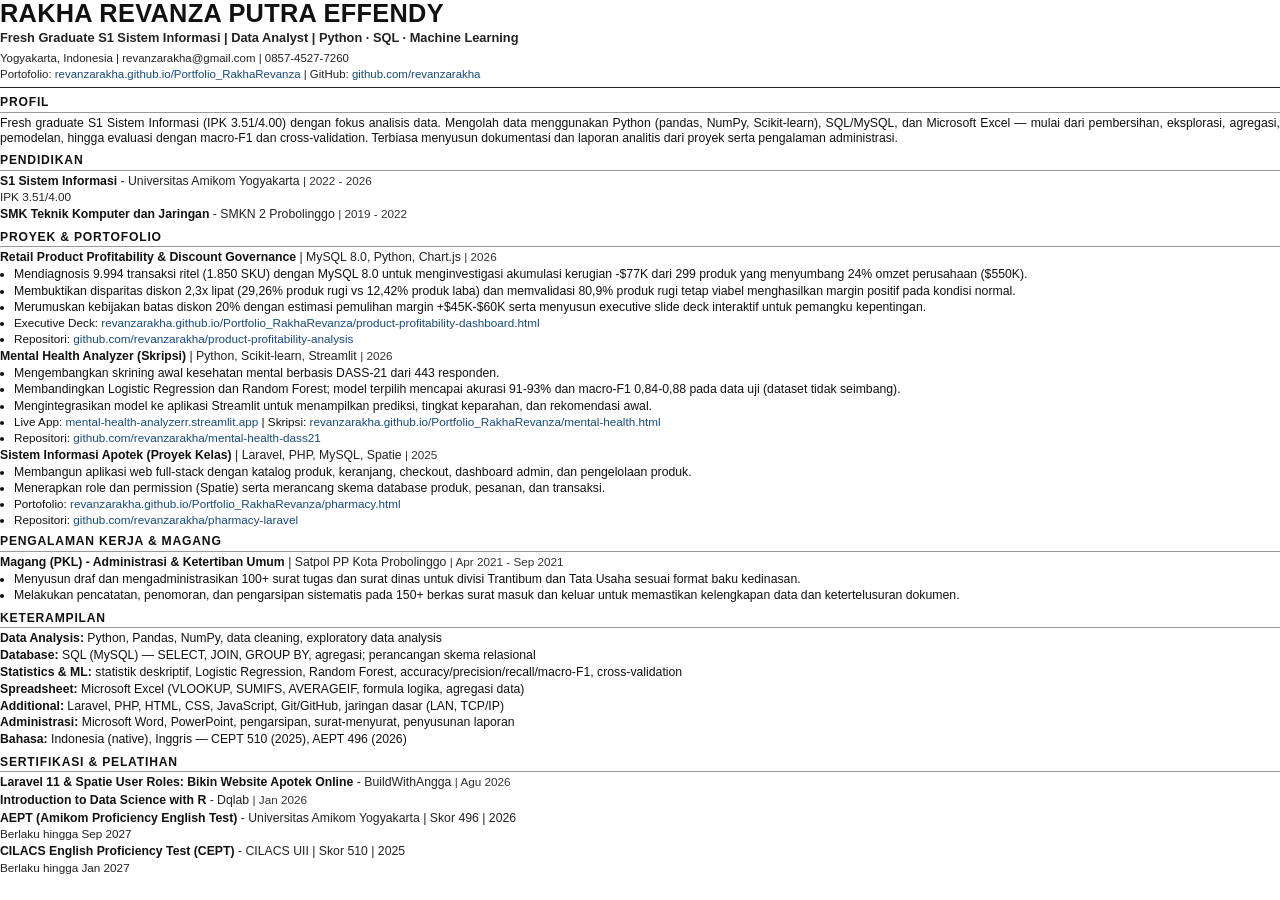
<file: assets/CV_RakhaRevanza.html>
<!DOCTYPE html>
<html lang="id">
<head>
<meta charset="UTF-8">
<title>Rakha Revanza Putra Effendy - CV</title>
<style>
  @page { size: A4; margin: 10mm 13mm 9mm 13mm; }
  * { box-sizing: border-box; }
  body {
    margin: 0;
    font-family: Arial, Helvetica, sans-serif;
    font-size: 9.2pt;
    line-height: 1.25;
    color: #111;
  }
  .name {
    font-size: 19pt;
    font-weight: 700;
    letter-spacing: 0.3px;
    margin: 0;
    line-height: 1.1;
  }
  .headline {
    font-size: 9.6pt;
    font-weight: 600;
    color: #222;
    margin: 2px 0 0 0;
  }
  .contact {
    font-size: 8.6pt;
    color: #222;
    margin: 4px 0 0 0;
    line-height: 1.4;
  }
  a { color: #174a7c; text-decoration: none; }
  .rule {
    border: 0;
    border-top: 1.5px solid #222;
    margin: 5px 0 5px 0;
  }
  h2 {
    font-size: 9.1pt;
    font-weight: 700;
    letter-spacing: 0.8px;
    text-transform: uppercase;
    margin: 7px 0 3px 0;
    padding-bottom: 1.5px;
    border-bottom: 1px solid #9a9a9a;
  }
  p.summary {
    margin: 0;
    text-align: justify;
  }
  .entry {
    margin: 2.5px 0 0 0;
    overflow: hidden;
  }
  .entry .title { font-weight: 700; }
  .entry .meta { color: #222; }
  .entry .date {
    font-size: 8.8pt;
    color: #333;
    white-space: nowrap;
  }
  .subline {
    margin: 1px 0 0 0;
    font-size: 8.8pt;
    color: #222;
  }
  ul {
    margin: 1.5px 0 0 14px;
    padding: 0;
  }
  li {
    margin: 0 0 1px 0;
    padding: 0;
  }
  .skill-line { margin: 0 0 1.5px 0; }
  .skill-line b { font-weight: 700; }
  .project-link { font-size: 8.8pt; }
  .avoid-break { page-break-inside: avoid; }
</style>
</head>
<body>

  <div class="name">RAKHA REVANZA PUTRA EFFENDY</div>
  <div class="headline">Fresh Graduate S1 Sistem Informasi | Data Analyst | Python · SQL · Machine Learning</div>
  <div class="contact">
    Yogyakarta, Indonesia | revanzarakha@gmail.com | 0857-4527-7260<br>
    Portofolio: <a href="https://revanzarakha.github.io/Portfolio_RakhaRevanza/">revanzarakha.github.io/Portfolio_RakhaRevanza</a> | GitHub: <a href="https://github.com/revanzarakha">github.com/revanzarakha</a>
  </div>

  <hr class="rule">

  <h2>Profil</h2>
  <p class="summary">Fresh graduate S1 Sistem Informasi (IPK 3.51/4.00) dengan fokus analisis data. Mengolah data menggunakan Python (pandas, NumPy, Scikit-learn), SQL/MySQL, dan Microsoft Excel — mulai dari pembersihan, eksplorasi, agregasi, pemodelan, hingga evaluasi dengan macro-F1 dan cross-validation. Terbiasa menyusun dokumentasi dan laporan analitis dari proyek serta pengalaman administrasi.</p>

  <h2>Pendidikan</h2>
  <div class="entry">
    <span class="title">S1 Sistem Informasi</span>
    <span class="meta"> - Universitas Amikom Yogyakarta</span>
    <span class="date"> | 2022 - 2026</span>
  </div>
  <div class="subline">IPK 3.51/4.00</div>
  <div class="entry">
    <span class="title">SMK Teknik Komputer dan Jaringan</span>
    <span class="meta"> - SMKN 2 Probolinggo</span>
    <span class="date"> | 2019 - 2022</span>
  </div>

  <h2>Proyek &amp; Portofolio</h2>

  <div class="avoid-break">
    <div class="entry">
      <span class="title">Retail Product Profitability &amp; Discount Governance</span>
      <span class="meta"> | MySQL 8.0, Python, Chart.js</span>
      <span class="date"> | 2026</span>
    </div>
    <ul>
      <li>Mendiagnosis 9.994 transaksi ritel (1.850 SKU) dengan MySQL 8.0 untuk menginvestigasi akumulasi kerugian -$77K dari 299 produk yang menyumbang 24% omzet perusahaan ($550K).</li>
      <li>Membuktikan disparitas diskon 2,3x lipat (29,26% produk rugi vs 12,42% produk laba) dan memvalidasi 80,9% produk rugi tetap viabel menghasilkan margin positif pada kondisi normal.</li>
      <li>Merumuskan kebijakan batas diskon 20% dengan estimasi pemulihan margin +$45K-$60K serta menyusun executive slide deck interaktif untuk pemangku kepentingan.</li>
      <li class="project-link">Executive Deck: <a href="https://revanzarakha.github.io/Portfolio_RakhaRevanza/product-profitability-dashboard.html">revanzarakha.github.io/Portfolio_RakhaRevanza/product-profitability-dashboard.html</a></li>
      <li class="project-link">Repositori: <a href="https://github.com/revanzarakha/product-profitability-analysis">github.com/revanzarakha/product-profitability-analysis</a></li>
    </ul>
  </div>

  <div class="avoid-break">
    <div class="entry">
      <span class="title">Mental Health Analyzer (Skripsi)</span>
      <span class="meta"> | Python, Scikit-learn, Streamlit</span>
      <span class="date"> | 2026</span>
    </div>
    <ul>
      <li>Mengembangkan skrining awal kesehatan mental berbasis DASS-21 dari 443 responden.</li>
      <li>Membandingkan Logistic Regression dan Random Forest; model terpilih mencapai akurasi 91-93% dan macro-F1 0,84-0,88 pada data uji (dataset tidak seimbang).</li>
      <li>Mengintegrasikan model ke aplikasi Streamlit untuk menampilkan prediksi, tingkat keparahan, dan rekomendasi awal.</li>
      <li class="project-link">Live App: <a href="https://mental-health-analyzerr.streamlit.app/">mental-health-analyzerr.streamlit.app</a> | Skripsi: <a href="https://revanzarakha.github.io/Portfolio_RakhaRevanza/mental-health.html">revanzarakha.github.io/Portfolio_RakhaRevanza/mental-health.html</a></li>
      <li class="project-link">Repositori: <a href="https://github.com/revanzarakha/mental-health-dass21">github.com/revanzarakha/mental-health-dass21</a></li>
    </ul>
  </div>

  <div class="avoid-break">
    <div class="entry">
      <span class="title">Sistem Informasi Apotek (Proyek Kelas)</span>
      <span class="meta"> | Laravel, PHP, MySQL, Spatie</span>
      <span class="date"> | 2025</span>
    </div>
    <ul>
      <li>Membangun aplikasi web full-stack dengan katalog produk, keranjang, checkout, dashboard admin, dan pengelolaan produk.</li>
      <li>Menerapkan role dan permission (Spatie) serta merancang skema database produk, pesanan, dan transaksi.</li>
      <li class="project-link">Portofolio: <a href="https://revanzarakha.github.io/Portfolio_RakhaRevanza/pharmacy.html">revanzarakha.github.io/Portfolio_RakhaRevanza/pharmacy.html</a></li>
      <li class="project-link">Repositori: <a href="https://github.com/revanzarakha/pharmacy-laravel">github.com/revanzarakha/pharmacy-laravel</a></li>
    </ul>
  </div>

  <h2>Pengalaman Kerja &amp; Magang</h2>
  <div class="entry">
    <span class="title">Magang (PKL) - Administrasi &amp; Ketertiban Umum</span>
    <span class="meta"> | Satpol PP Kota Probolinggo</span>
    <span class="date"> | Apr 2021 - Sep 2021</span>
  </div>
  <ul>
    <li>Menyusun draf dan mengadministrasikan 100+ surat tugas dan surat dinas untuk divisi Trantibum dan Tata Usaha sesuai format baku kedinasan.</li>
    <li>Melakukan pencatatan, penomoran, dan pengarsipan sistematis pada 150+ berkas surat masuk dan keluar untuk memastikan kelengkapan data dan ketertelusuran dokumen.</li>
  </ul>

  <h2>Keterampilan</h2>
  <div class="skill-line"><b>Data Analysis:</b> Python, Pandas, NumPy, data cleaning, exploratory data analysis</div>
  <div class="skill-line"><b>Database:</b> SQL (MySQL) — SELECT, JOIN, GROUP BY, agregasi; perancangan skema relasional</div>
  <div class="skill-line"><b>Statistics &amp; ML:</b> statistik deskriptif, Logistic Regression, Random Forest, accuracy/precision/recall/macro-F1, cross-validation</div>
  <div class="skill-line"><b>Spreadsheet:</b> Microsoft Excel (VLOOKUP, SUMIFS, AVERAGEIF, formula logika, agregasi data)</div>
  <div class="skill-line"><b>Additional:</b> Laravel, PHP, HTML, CSS, JavaScript, Git/GitHub, jaringan dasar (LAN, TCP/IP)</div>
  <div class="skill-line"><b>Administrasi:</b> Microsoft Word, PowerPoint, pengarsipan, surat-menyurat, penyusunan laporan</div>
  <div class="skill-line"><b>Bahasa:</b> Indonesia (native), Inggris — CEPT 510 (2025), AEPT 496 (2026)</div>

  <h2>Sertifikasi &amp; Pelatihan</h2>
  <div class="entry">
    <span class="title">Laravel 11 &amp; Spatie User Roles: Bikin Website Apotek Online</span>
    <span class="meta"> - BuildWithAngga</span>
    <span class="date"> | Agu 2026</span>
  </div>
  <div class="entry">
    <span class="title">Introduction to Data Science with R</span>
    <span class="meta"> - Dqlab</span>
    <span class="date"> | Jan 2026</span>
  </div>
  <div class="entry">
    <span class="title">AEPT (Amikom Proficiency English Test)</span>
    <span class="meta"> - Universitas Amikom Yogyakarta | Skor 496 | 2026</span>
  </div>
  <div class="subline">Berlaku hingga Sep 2027</div>
  <div class="entry">
    <span class="title">CILACS English Proficiency Test (CEPT)</span>
    <span class="meta"> - CILACS UII | Skor 510 | 2025</span>
  </div>
  <div class="subline">Berlaku hingga Jan 2027</div>

</body>
</html>
</file>
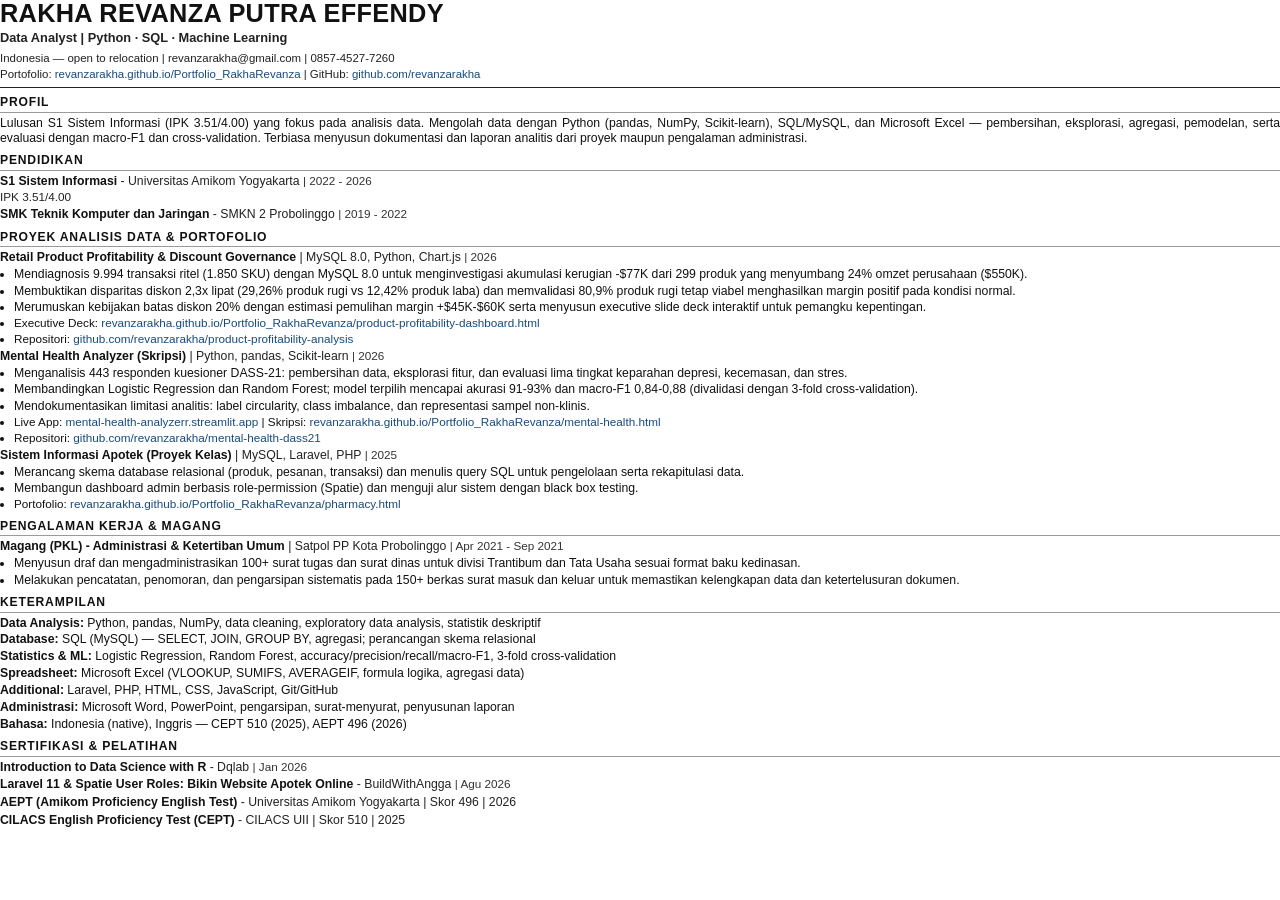
<file: assets/CV_RakhaRevanza_DataAnalyst.html>
<!DOCTYPE html>
<html lang="id">
<head>
<meta charset="UTF-8">
<title>Rakha Revanza Putra Effendy - Data Analyst CV</title>
<style>
  @page { size: A4; margin: 10mm 13mm 9mm 13mm; }
  * { box-sizing: border-box; }
  body {
    margin: 0;
    font-family: Arial, Helvetica, sans-serif;
    font-size: 9.2pt;
    line-height: 1.25;
    color: #111;
  }
  .name {
    font-size: 19pt;
    font-weight: 700;
    letter-spacing: 0.3px;
    margin: 0;
    line-height: 1.1;
  }
  .headline {
    font-size: 9.6pt;
    font-weight: 600;
    color: #222;
    margin: 2px 0 0 0;
  }
  .contact {
    font-size: 8.6pt;
    color: #222;
    margin: 4px 0 0 0;
    line-height: 1.4;
  }
  a { color: #174a7c; text-decoration: none; }
  .rule {
    border: 0;
    border-top: 1.5px solid #222;
    margin: 5px 0 5px 0;
  }
  h2 {
    font-size: 9.1pt;
    font-weight: 700;
    letter-spacing: 0.8px;
    text-transform: uppercase;
    margin: 7px 0 3px 0;
    padding-bottom: 1.5px;
    border-bottom: 1px solid #9a9a9a;
  }
  p.summary {
    margin: 0;
    text-align: justify;
  }
  .entry {
    margin: 2.5px 0 0 0;
    overflow: hidden;
  }
  .entry .title { font-weight: 700; }
  .entry .meta { color: #222; }
  .entry .date {
    font-size: 8.8pt;
    color: #333;
    white-space: nowrap;
  }
  .subline {
    margin: 1px 0 0 0;
    font-size: 8.8pt;
    color: #222;
  }
  ul {
    margin: 1.5px 0 0 14px;
    padding: 0;
  }
  li {
    margin: 0 0 1px 0;
    padding: 0;
  }
  .skill-line { margin: 0 0 1.5px 0; }
  .skill-line b { font-weight: 700; }
  .project-link { font-size: 8.8pt; }
  .avoid-break { page-break-inside: avoid; }
</style>
</head>
<body>

  <div class="name">RAKHA REVANZA PUTRA EFFENDY</div>
  <div class="headline">Data Analyst | Python · SQL · Machine Learning</div>
  <div class="contact">
    Indonesia — open to relocation | revanzarakha@gmail.com | 0857-4527-7260<br>
    Portofolio: <a href="https://revanzarakha.github.io/Portfolio_RakhaRevanza/">revanzarakha.github.io/Portfolio_RakhaRevanza</a> | GitHub: <a href="https://github.com/revanzarakha">github.com/revanzarakha</a>
  </div>

  <hr class="rule">

  <h2>Profil</h2>
  <p class="summary">Lulusan S1 Sistem Informasi (IPK 3.51/4.00) yang fokus pada analisis data. Mengolah data dengan Python (pandas, NumPy, Scikit-learn), SQL/MySQL, dan Microsoft Excel — pembersihan, eksplorasi, agregasi, pemodelan, serta evaluasi dengan macro-F1 dan cross-validation. Terbiasa menyusun dokumentasi dan laporan analitis dari proyek maupun pengalaman administrasi.</p>

  <h2>Pendidikan</h2>
  <div class="entry">
    <span class="title">S1 Sistem Informasi</span>
    <span class="meta"> - Universitas Amikom Yogyakarta</span>
    <span class="date"> | 2022 - 2026</span>
  </div>
  <div class="subline">IPK 3.51/4.00</div>
  <div class="entry">
    <span class="title">SMK Teknik Komputer dan Jaringan</span>
    <span class="meta"> - SMKN 2 Probolinggo</span>
    <span class="date"> | 2019 - 2022</span>
  </div>

  <h2>Proyek Analisis Data &amp; Portofolio</h2>

  <div class="avoid-break">
    <div class="entry">
      <span class="title">Retail Product Profitability &amp; Discount Governance</span>
      <span class="meta"> | MySQL 8.0, Python, Chart.js</span>
      <span class="date"> | 2026</span>
    </div>
    <ul>
      <li>Mendiagnosis 9.994 transaksi ritel (1.850 SKU) dengan MySQL 8.0 untuk menginvestigasi akumulasi kerugian -$77K dari 299 produk yang menyumbang 24% omzet perusahaan ($550K).</li>
      <li>Membuktikan disparitas diskon 2,3x lipat (29,26% produk rugi vs 12,42% produk laba) dan memvalidasi 80,9% produk rugi tetap viabel menghasilkan margin positif pada kondisi normal.</li>
      <li>Merumuskan kebijakan batas diskon 20% dengan estimasi pemulihan margin +$45K-$60K serta menyusun executive slide deck interaktif untuk pemangku kepentingan.</li>
      <li class="project-link">Executive Deck: <a href="https://revanzarakha.github.io/Portfolio_RakhaRevanza/product-profitability-dashboard.html">revanzarakha.github.io/Portfolio_RakhaRevanza/product-profitability-dashboard.html</a></li>
      <li class="project-link">Repositori: <a href="https://github.com/revanzarakha/product-profitability-analysis">github.com/revanzarakha/product-profitability-analysis</a></li>
    </ul>
  </div>

  <div class="avoid-break">
    <div class="entry">
      <span class="title">Mental Health Analyzer (Skripsi)</span>
      <span class="meta"> | Python, pandas, Scikit-learn</span>
      <span class="date"> | 2026</span>
    </div>
    <ul>
      <li>Menganalisis 443 responden kuesioner DASS-21: pembersihan data, eksplorasi fitur, dan evaluasi lima tingkat keparahan depresi, kecemasan, dan stres.</li>
      <li>Membandingkan Logistic Regression dan Random Forest; model terpilih mencapai akurasi 91-93% dan macro-F1 0,84-0,88 (divalidasi dengan 3-fold cross-validation).</li>
      <li>Mendokumentasikan limitasi analitis: label circularity, class imbalance, dan representasi sampel non-klinis.</li>
      <li class="project-link">Live App: <a href="https://mental-health-analyzerr.streamlit.app/">mental-health-analyzerr.streamlit.app</a> | Skripsi: <a href="https://revanzarakha.github.io/Portfolio_RakhaRevanza/mental-health.html">revanzarakha.github.io/Portfolio_RakhaRevanza/mental-health.html</a></li>
      <li class="project-link">Repositori: <a href="https://github.com/revanzarakha/mental-health-dass21">github.com/revanzarakha/mental-health-dass21</a></li>
    </ul>
  </div>

  <div class="avoid-break">
    <div class="entry">
      <span class="title">Sistem Informasi Apotek (Proyek Kelas)</span>
      <span class="meta"> | MySQL, Laravel, PHP</span>
      <span class="date"> | 2025</span>
    </div>
    <ul>
      <li>Merancang skema database relasional (produk, pesanan, transaksi) dan menulis query SQL untuk pengelolaan serta rekapitulasi data.</li>
      <li>Membangun dashboard admin berbasis role-permission (Spatie) dan menguji alur sistem dengan black box testing.</li>
      <li class="project-link">Portofolio: <a href="https://revanzarakha.github.io/Portfolio_RakhaRevanza/pharmacy.html">revanzarakha.github.io/Portfolio_RakhaRevanza/pharmacy.html</a></li>
    </ul>
  </div>

  <h2>Pengalaman Kerja &amp; Magang</h2>
  <div class="entry">
    <span class="title">Magang (PKL) - Administrasi &amp; Ketertiban Umum</span>
    <span class="meta"> | Satpol PP Kota Probolinggo</span>
    <span class="date"> | Apr 2021 - Sep 2021</span>
  </div>
  <ul>
    <li>Menyusun draf dan mengadministrasikan 100+ surat tugas dan surat dinas untuk divisi Trantibum dan Tata Usaha sesuai format baku kedinasan.</li>
    <li>Melakukan pencatatan, penomoran, dan pengarsipan sistematis pada 150+ berkas surat masuk dan keluar untuk memastikan kelengkapan data dan ketertelusuran dokumen.</li>
  </ul>

  <h2>Keterampilan</h2>
  <div class="skill-line"><b>Data Analysis:</b> Python, pandas, NumPy, data cleaning, exploratory data analysis, statistik deskriptif</div>
  <div class="skill-line"><b>Database:</b> SQL (MySQL) — SELECT, JOIN, GROUP BY, agregasi; perancangan skema relasional</div>
  <div class="skill-line"><b>Statistics &amp; ML:</b> Logistic Regression, Random Forest, accuracy/precision/recall/macro-F1, 3-fold cross-validation</div>
  <div class="skill-line"><b>Spreadsheet:</b> Microsoft Excel (VLOOKUP, SUMIFS, AVERAGEIF, formula logika, agregasi data)</div>
  <div class="skill-line"><b>Additional:</b> Laravel, PHP, HTML, CSS, JavaScript, Git/GitHub</div>
  <div class="skill-line"><b>Administrasi:</b> Microsoft Word, PowerPoint, pengarsipan, surat-menyurat, penyusunan laporan</div>
  <div class="skill-line"><b>Bahasa:</b> Indonesia (native), Inggris — CEPT 510 (2025), AEPT 496 (2026)</div>

  <h2>Sertifikasi &amp; Pelatihan</h2>
  <div class="entry">
    <span class="title">Introduction to Data Science with R</span>
    <span class="meta"> - Dqlab</span>
    <span class="date"> | Jan 2026</span>
  </div>
  <div class="entry">
    <span class="title">Laravel 11 &amp; Spatie User Roles: Bikin Website Apotek Online</span>
    <span class="meta"> - BuildWithAngga</span>
    <span class="date"> | Agu 2026</span>
  </div>
  <div class="entry">
    <span class="title">AEPT (Amikom Proficiency English Test)</span>
    <span class="meta"> - Universitas Amikom Yogyakarta | Skor 496 | 2026</span>
  </div>
  <div class="entry">
    <span class="title">CILACS English Proficiency Test (CEPT)</span>
    <span class="meta"> - CILACS UII | Skor 510 | 2025</span>
  </div>

</body>
</html>
</file>
<file: assets/style.css>
/* =========================================
   RAKHA REVANZA — PERSONAL PORTFOLIO
   Theme: Warm White & Soft Brown
   ========================================= */


/* 1. ROOT & GLOBAL */

:root {
  color-scheme: light;

  --bg: #fbfaf7;
  --surface: #ffffff;
  --surface2: #f4efe8;
  --line: #e7ded4;

  --ink: #30271f;
  --muted: #756b62;

  --blue: #9a6538;
  --brand: #9a6538;

  --brown: #98643c;
  --brown-dark: #81532f;
  --brown-soft: #eee4d9;

  --max: 1100px;
}

* {
  box-sizing: border-box;
}

html {
  scroll-behavior: smooth;
}

body {
  margin: 0;
  background: var(--bg);
  color: var(--ink);
  font-family: Inter, "Segoe UI", Arial, sans-serif;
  font-size: 15px;
  line-height: 1.7;
}

a {
  color: inherit;
  text-decoration: none;
}

button {
  font: inherit;
  cursor: pointer;
}

img {
  display: block;
  max-width: 100%;
}

a:focus-visible,
button:focus-visible,
input:focus-visible {
  outline: 2px solid #a97950;
  outline-offset: 3px;
}

.wrap {
  width: min(var(--max), calc(100% - 64px));
  margin: 0 auto;
}


/* 2. BACKGROUND */

.grid-bg {
  background-color: var(--bg);
  background-image:
    radial-gradient(
      ellipse at 90% 4%,
      rgba(196, 166, 135, 0.10),
      transparent 34%
    );
}


/* 3. HEADER & NAVIGATION */

.site-header {
  position: sticky;
  top: 0;
  z-index: 30;

  background: rgba(251, 250, 247, 0.94);
  backdrop-filter: blur(14px);

  border-bottom: 1px solid var(--line);
}

.topbar {
  min-height: 76px;

  display: flex;
  align-items: center;
  justify-content: space-between;
  gap: 20px;
}

.logo {
  font-size: 15px;
  font-weight: 750;
  letter-spacing: -0.025em;
  color: #382a1e;
}

.logo span {
  color: #a66f43;
}

.menu {
  display: flex;
  align-items: center;
  flex-wrap: wrap;
  gap: 8px;
}

.menu a {
  padding: 8px 14px;
  border-radius: 999px;

  color: #62574d;
  font-size: 13px;
  font-weight: 600;

  transition: background 0.2s, color 0.2s;
}

.menu a:hover,
.menu a.active {
  color: #70451f;
  background: #eee4d9;
}

.toggle {
  display: none;

  padding: 7px 12px;
  color: #49382a;

  background: #fff;
  border: 1px solid #d9cabc;
  border-radius: 8px;
}


/* 4. MAIN & TYPOGRAPHY */

.main {
  min-height: calc(100vh - 160px);
  background-color: var(--bg);
}

.eyebrow {
  margin: 0 0 16px;

  color: #98663e;
  font-size: 11px;
  font-weight: 750;
  letter-spacing: 0.14em;
  text-transform: uppercase;
}

h1,
h2,
h3 {
  color: #34271c;
  line-height: 1.16;
  letter-spacing: -0.04em;
}

h2 {
  margin: 0 0 16px;
  font-size: clamp(30px, 4vw, 48px);
}

h3 {
  margin: 0 0 10px;
  font-size: 21px;
}

.lead {
  max-width: 610px;

  color: #625a52;
  font-size: 17px;
  line-height: 1.8;
}

.muted {
  color: var(--muted);
}


/* 5. HOME PAGE */

.hero {
  min-height: 590px;
  padding: 64px 0 56px;

  display: grid;
  grid-template-columns:
    minmax(0, 1.3fr)
    minmax(240px, 0.75fr);

  align-items: center;
  gap: 8%;
}

.hero h1 {
  margin: 0 0 22px;

  font-family: Georgia, "Times New Roman", serif;
  font-size: clamp(44px, 7vw, 88px);
  font-weight: 600;
  line-height: 1.04;
  letter-spacing: -0.055em;
}

.hero h1 span {
  color: #a66f43 !important;
}

.actions {
  display: flex;
  flex-wrap: wrap;
  gap: 11px;
  margin-top: 28px;
}

.statline {
  display: flex;
  flex-wrap: wrap;
  gap: 26px;

  margin-top: 45px;
  padding-top: 25px;

  border-top: 1px solid var(--line);

  color: #887b6e;
  font-size: 12px;
  letter-spacing: 0.08em;
  text-transform: uppercase;
}


/* 6. BUTTONS */

.btn {
  display: inline-flex;
  align-items: center;
  gap: 9px;

  padding: 11px 18px;

  color: #63462d;
  background: #fff;

  border: 1px solid #d9cabc;
  border-radius: 7px;

  font-size: 13px;
  font-weight: 650;

  transition:
    background 0.18s,
    transform 0.18s,
    border-color 0.18s;
}

.btn:hover {
  transform: translateY(-1px);
  border-color: #b99473;
  background: #faf6f1;
}

.btn.primary {
  color: #fff;
  background: var(--brown);
  border-color: var(--brown);
}

.btn.primary:hover {
  background: var(--brown-dark);
  border-color: var(--brown-dark);
}

.btn.secondary {
  color: #80542f;
  background: transparent;
  border-color: #cdb69e;
}

.btn.secondary:hover {
  background: #f3ece4;
  border-color: #ad825d;
}


/* 7. PROFILE PHOTO */

.photo-card {
  position: relative;

  width: 100%;
  min-height: 360px;
  max-width: 390px;

  margin: 0 auto;
  overflow: hidden;

  display: grid;
  place-items: center;

  background: linear-gradient(145deg, #f3ece3, #e7d9c9);
  border: 1px solid #dfd0c0;
  border-radius: 10px;

  box-shadow:
    12px 12px 0 -7px #eee5db,
    12px 12px 0 -6px #d9c7b4;
}

.profile-photo {
  display: block;
  width: 100%;
  height: auto;
  object-fit: cover;
}

.photo-card:has(.profile-photo)::after {
  display: none;
}

.photo-card:has(.profile-photo) {
  min-height: 0;
}

.photo-mark {
  width: 92px;
  height: 92px;
  margin: 0 auto 18px;

  display: grid;
  place-items: center;

  color: #967452;
  background: rgba(255, 255, 255, 0.38);
  border: 1px solid #b99a7b;
  border-radius: 999px;

  font-size: 38px;
}

.photo-placeholder {
  padding: 20px;
  color: #604b38;
  text-align: center;
  font-size: 13px;
}

.photo-placeholder small {
  display: block;
  margin-top: 4px;
  color: #88745f;
}

.photo-card:after {
  content: "PORTRAIT / PLACEHOLDER";

  position: absolute;
  bottom: 20px;
  left: 22px;

  color: #8c725a;
  font-size: 10px;
  letter-spacing: 0.16em;
}


/* 8. GENERAL SECTIONS */

.section {
  padding: 62px 0;
}

.section-heading {
  display: flex;
  align-items: center;
  justify-content: space-between;
  gap: 20px;
  margin-bottom: 22px;
}

.section-heading h2 {
  margin: 0;
}

.section-heading a,
.text-link,
.back {
  color: #94623a;
}

.section-heading a {
  font-size: 13px;
}

.page-top {
  padding: 72px 0 24px;
}

.page-top h1 {
  margin: 0 0 16px;

  font-family: Georgia, "Times New Roman", serif;
  font-size: clamp(38px, 5vw, 62px);
  font-weight: 600;
  letter-spacing: -0.045em;
}

.page-top h1 span {
  color: #a66f43 !important;
}

.page-top .lead {
  max-width: 740px;
}


/* 9. ABOUT PAGE */

.split {
  display: grid;
  grid-template-columns: 0.9fr 1.1fr;
  align-items: start;
  gap: 45px;
}

.split > * {
  min-width: 0;
}

.split .photo-card {
  margin: 0;
  align-self: start;
}

.prose {
  max-width: 780px;
}

.prose p {
  color: #625a52;
}


/* 10. PANELS & INFORMATION */

.panel {
  padding: 25px;

  background: #fff;
  border: 1px solid var(--line);
  border-radius: 9px;

  box-shadow: 0 4px 18px rgba(67, 47, 29, 0.025);
}

.stack {
  display: grid;
  gap: 15px;
}

.kicker {
  color: #98663e;
  font-size: 11px;
  letter-spacing: 0.13em;
  text-transform: uppercase;
}

.notice {
  padding: 15px 20px;

  color: #655648;
  background: #f5efe8;

  border-left: 3px solid #ad8059;
  border-radius: 3px;

  font-size: 13px;
}


/* 11. EDUCATION & EXPERIENCE */

.timeline {
  margin: 0 0 0 10px;
  padding-left: 23px;

  border-left: 1px solid #d6c3ae;
}

.timeline article {
  position: relative;
  margin-bottom: 26px;
}

.timeline article:before {
  content: "";

  position: absolute;
  top: 7px;
  left: -29px;

  width: 11px;
  height: 11px;

  background: #a97950;
  border-radius: 50%;
  box-shadow: 0 0 0 3px var(--bg);
}

.timeline h3 {
  margin-bottom: 4px;
  font-size: 17px;
}

.timeline p {
  margin: 0;
  color: #6e655d;
}


/* 12. PROJECTS */

.project-grid {
  display: grid;
  grid-template-columns: repeat(auto-fit, minmax(310px, 1fr));
  gap: 24px;
}

.card {
  overflow: hidden;

  background: #fff;
  border: 1px solid var(--line);
  border-radius: 9px;

  box-shadow: 0 4px 18px rgba(67, 47, 29, 0.035);

  transition:
    transform 0.25s,
    border-color 0.25s,
    box-shadow 0.25s;
}

.card:hover {
  transform: translateY(-3px);
  border-color: #c8ad91;
  box-shadow: 0 9px 24px rgba(67, 47, 29, 0.07);
}

.card .visual {
  height: 240px;
  padding: 18px;

  display: flex;
  align-items: center;
  justify-content: center;

  overflow: hidden;
  background: #f2eee8;
}

.card .visual img {
  width: 100%;
  height: 100%;
  object-fit: contain;
}

.card .body {
  padding: 23px;
}

.card small {
  color: #98663e;
  font-size: 10px;
  font-weight: 700;
  letter-spacing: 0.12em;
  text-transform: uppercase;
}

.card h3 {
  margin: 10px 0;
}

.card p {
  margin: 0 0 17px;
  color: #6e655d;
  font-size: 14px;
}

.text-link {
  display: inline-flex;
  align-items: center;
  gap: 6px;
  margin-top: 19px;
  font-size: 13px;
  font-weight: 750;
}

.chips {
  display: flex;
  flex-wrap: wrap;
  gap: 8px;
}

.chip {
  display: inline-block;
  padding: 4px 9px;

  color: #765638;
  background: #f5efe8;

  border: 1px solid #e6d9cb;
  border-radius: 4px;

  font-size: 11px;
}


/* 13. PROJECT FILTER */

.filterbar {
  display: flex;
  flex-wrap: wrap;
  gap: 9px;
  margin: 4px 0 24px;
}

.filter-btn {
  padding: 8px 15px;

  color: #6f6256;
  background: #fff;

  border: 1px solid #dfd4c9;
  border-radius: 5px;

  font-size: 12px;
}

.filter-btn:hover,
.filter-btn[aria-pressed="true"] {
  color: #6d4728;
  background: #eee4d9;
  border-color: #c5a98c;
}


/* 14. PROJECT DETAIL */

.project-detail {
  display: grid;
  grid-template-columns: 1fr 0.85fr;
  gap: 40px;
}

.project-detail .preview {
  min-height: 310px;
  padding: 20px;

  display: grid;
  place-items: center;

  background: #f2eee8;
  border: 1px solid var(--line);
  border-radius: 9px;
}

.project-detail .preview img {
  max-height: 390px;
  object-fit: contain;
}

.meta {
  display: grid;
  grid-template-columns: 120px 1fr;
  gap: 10px;

  padding: 12px 0;
  border-bottom: 1px solid var(--line);

  font-size: 13px;
}

.meta strong {
  color: #8a6849;
}


/* 15. GALLERY & LIGHTBOX */

.gallery {
  display: grid;
  grid-template-columns: repeat(3, minmax(0, 1fr));
  gap: 15px;
}

.gallery button {
  width: 100%;
  padding: 12px;

  color: #5d5044;
  background: #fff;

  border: 1px solid var(--line);
  border-radius: 7px;

  text-align: left;
}

.gallery button:hover {
  border-color: #b99572;
}

.gallery img {
  width: auto;
  height: 240px;
  max-width: 100%;
  margin-bottom: 10px;
  object-fit: contain;
}

.lightbox {
  position: fixed;
  inset: 0;
  z-index: 100;

  display: none;
  align-items: center;
  justify-content: center;

  padding: 28px;
  background: rgba(39, 30, 23, 0.92);
}

.lightbox.open {
  display: flex;
}

.lightbox img {
  max-width: min(100%, 1100px);
  max-height: 86vh;
  object-fit: contain;
}

.lightbox-close {
  position: absolute;
  top: 19px;
  right: 22px;

  padding: 5px 13px;

  color: #3d3025;
  background: #f8f4ef;

  border: 1px solid #d8c8b8;
  border-radius: 6px;

  font-size: 21px;
}


/* 16. SKILLS */

.skill-groups {
  display: grid;
  grid-template-columns: repeat(2, minmax(0, 1fr));
  gap: 17px;
}

.skill-group {
  padding: 25px;

  background: #fff;
  border: 1px solid var(--line);
  border-radius: 9px;

  box-shadow: 0 4px 18px rgba(67, 47, 29, 0.025);
}

.skill-group h3 {
  margin-bottom: 15px;
  color: #795638;
  font-size: 17px;
}

.skill-items {
  display: flex;
  flex-wrap: wrap;
  gap: 9px;
}

.skill-items span {
  padding: 9px 12px;

  color: #5f4a37;
  background: #f5f0ea;

  border: 1px solid #e5d9cd;
  border-radius: 5px;

  font-size: 13px;
}


/* 17. CONTACT */

.contact-grid {
  display: grid;
  grid-template-columns: 1fr 1fr;
  gap: 24px;
}

.info-line {
  display: flex;
  align-items: center;
  justify-content: space-between;
  gap: 20px;

  padding: 14px 0;
  border-bottom: 1px solid var(--line);
}

.info-line span:last-child {
  color: #8b5b34;
  text-align: right;
}

.info-line a {
  color: #8b5b34;
  text-decoration: underline;
  text-decoration-color: #d6b99c;
  text-underline-offset: 3px;
  overflow-wrap: anywhere;
}


/* 18. FOOTER */

.footer {
  padding: 22px 0;

  color: #75685b;
  background: #f4efe8;

  border-top: 1px solid var(--line);
  font-size: 12px;
}

.footer .wrap {
  display: flex;
  align-items: center;
  justify-content: space-between;
  gap: 12px;
}


/* 20. REVEAL ANIMATION */

.reveal {
  opacity: 0;
  transform: translateY(15px);

  transition:
    opacity 0.65s,
    transform 0.65s;
}

.reveal.in {
  opacity: 1;
  transform: translateY(0);
}


/* 21. ADDITIONAL UTILITIES */

.back {
  display: inline-block;
  margin-bottom: 22px;
  font-size: 12px;
}

.simple-list {
  padding-left: 20px;
  color: #655b51;
}

.simple-list li {
  margin-bottom: 8px;
}

.wide-screen {
  max-height: 430px;
  padding: 18px;

  display: grid;
  place-items: center;

  background: #f2eee8;
  border: 1px solid var(--line);
  border-radius: 9px;
}

.wide-screen img {
  max-height: 390px;
  object-fit: contain;
}

.eyecatch {
  color: #71583f;
}

.subdued {
  color: #84776b;
  font-size: 12px;
}

.nowrap {
  white-space: nowrap;
}


/* =========================================
   RESPONSIVE — TABLET & MOBILE
   ========================================= */

@media (max-width: 780px) {

  .wrap {
    width: min(var(--max), calc(100% - 34px));
  }

  /* Navigation */

  .topbar {
    min-height: 65px;
    flex-wrap: wrap;
  }

  .toggle {
    display: block;
  }

  .menu {
    display: none;
    width: 100%;
    padding: 0 0 15px;

    flex-direction: column;
    align-items: stretch;

    background: var(--bg);
  }

  .menu.open {
    display: flex;
  }

  .menu a {
    padding: 9px 14px;
  }

  /* Home */

  .hero {
    min-height: 0;
    padding: 60px 0 30px;

    grid-template-columns: 1fr;
    gap: 38px;
  }

  .hero h1 {
    font-size: clamp(42px, 11vw, 70px);
  }

  .hero .photo-card {
    max-width: 360px;
    min-height: 300px;
    margin: 0 auto;
  }

  .statline {
    flex-wrap: wrap;
    gap: 16px;
  }

  /* Other pages */

  .section {
    padding: 42px 0;
  }

  .page-top {
    padding: 52px 0 22px;
  }

  .project-grid,
  .split,
  .skill-groups,
  .project-detail,
  .contact-grid {
    grid-template-columns: 1fr;
  }

  .split .photo-card {
    max-width: 360px;
    margin: 0 auto;
  }

  .gallery {
    grid-template-columns: repeat(2, minmax(0, 1fr));
  }

  .footer .wrap {
    flex-wrap: wrap;
  }

  .meta {
    grid-template-columns: 90px 1fr;
  }

}


/* SMALL MOBILE */

@media (max-width: 500px) {

  .gallery {
    grid-template-columns: 1fr;
  }

  .gallery img {
    height: 200px;
  }

  .card .visual {
    height: 220px;
  }

  .info-line {
    align-items: flex-start;
    gap: 10px;
  }

}


/* ACCESSIBILITY */

@media (prefers-reduced-motion: reduce) {

  *,
  *::before,
  *::after {
    scroll-behavior: auto !important;
    animation: none !important;
    transition: none !important;
  }

  .reveal {
    opacity: 1;
    transform: none;
  }

  .card:hover,
  .btn:hover {
    transform: none;
  }

}
</file>
